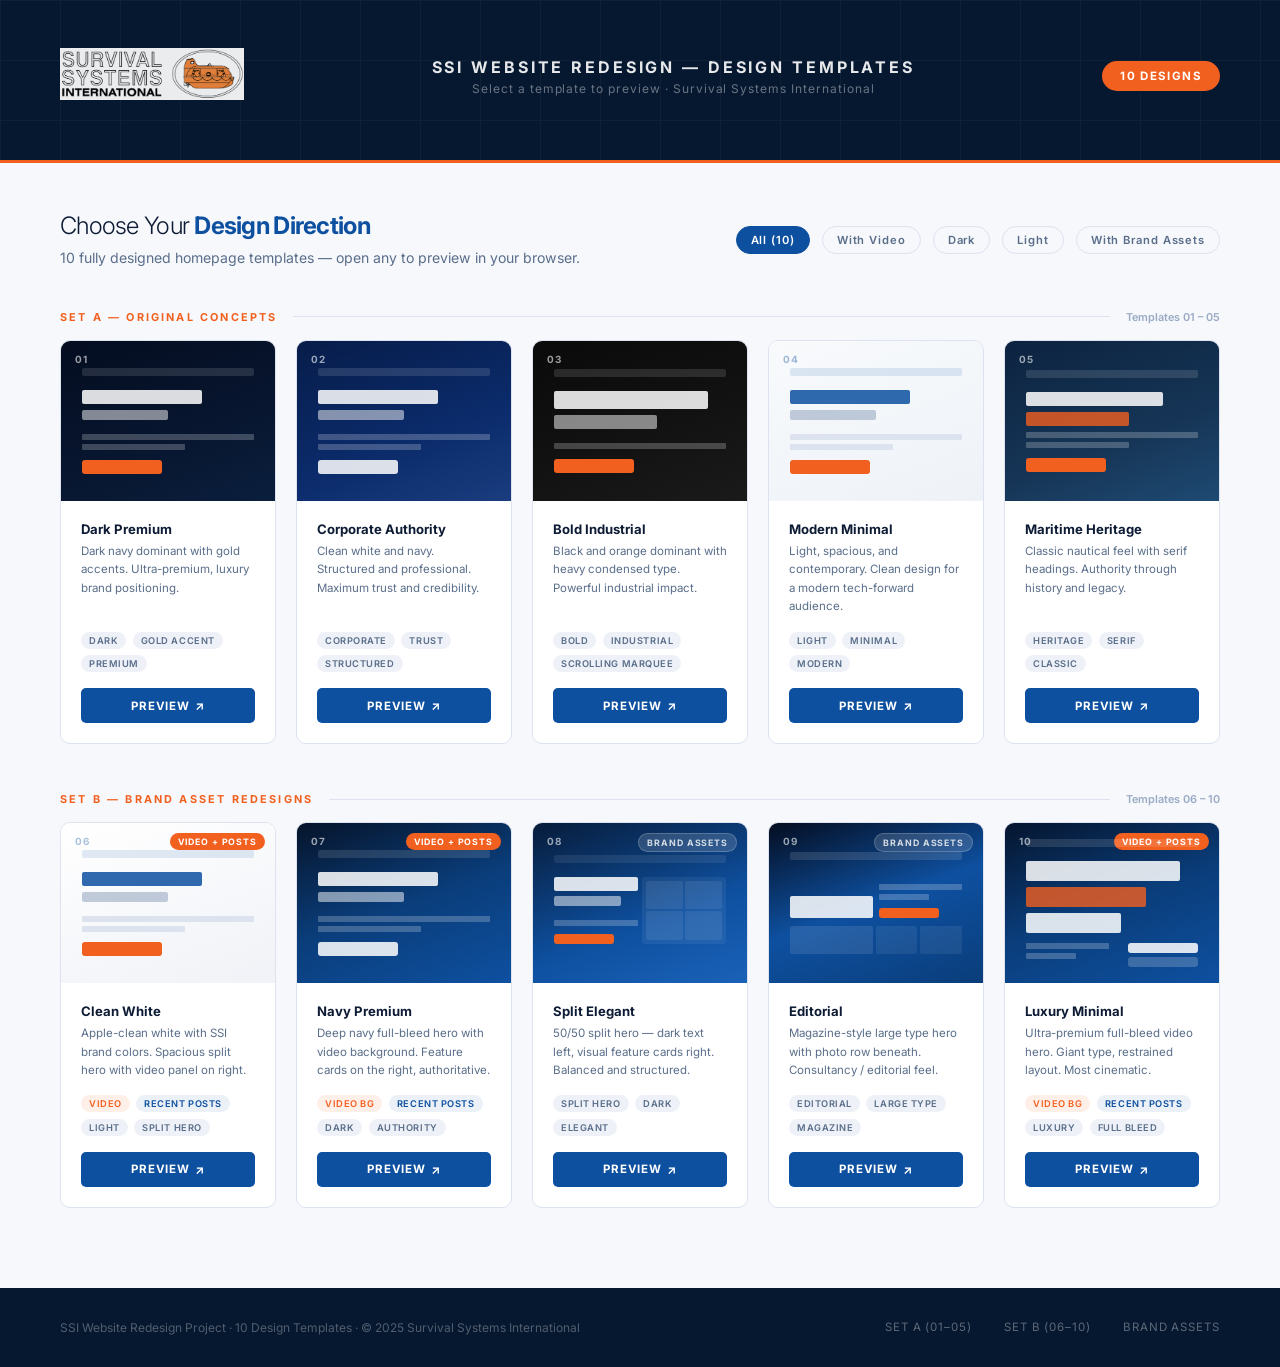
<file: redesign/index.html>
<!DOCTYPE html>
<html lang="en">
<head>
<meta charset="UTF-8">
<meta name="viewport" content="width=device-width, initial-scale=1.0">
<title>SSI Website — Design Templates</title>
<link href="https://fonts.googleapis.com/css2?family=Inter:wght@300;400;500;600;700&display=swap" rel="stylesheet">
<style>
*, *::before, *::after { box-sizing: border-box; margin: 0; padding: 0; }
:root {
  --blue:      #0E50A0;
  --blue-dark: #0A3D7A;
  --blue-deep: #061830;
  --orange:    #F26020;
  --orange-dk: #D44F12;
  --white:     #FFFFFF;
  --off:       #F6F8FC;
  --g100:      #EEF1F8;
  --g200:      #DDE2EF;
  --g400:      #9AAAC4;
  --g600:      #5A6E8A;
  --text:      #0D1B35;
}
html { scroll-behavior: smooth; }
body { font-family: 'Inter', sans-serif; background: var(--off); color: var(--text); -webkit-font-smoothing: antialiased; min-height: 100vh; }

/* ── HEADER ── */
.header {
  background: var(--blue-deep);
  padding: 48px 60px 56px;
  position: relative; overflow: hidden;
  border-bottom: 3px solid var(--orange);
}
.header-grid {
  position: absolute; inset: 0;
  background-image:
    linear-gradient(rgba(255,255,255,0.03) 1px, transparent 1px),
    linear-gradient(90deg, rgba(255,255,255,0.03) 1px, transparent 1px);
  background-size: 60px 60px;
}
.header-inner { position: relative; z-index: 2; max-width: 1300px; margin: 0 auto; display: flex; align-items: center; justify-content: space-between; }
.header-logo img { height: 52px; mix-blend-mode: screen; opacity: 0.92; }
.header-title { text-align: center; }
.header-title h1 { font-size: 1rem; font-weight: 700; letter-spacing: 0.18em; text-transform: uppercase; color: rgba(255,255,255,0.9); margin-bottom: 4px; }
.header-title p { font-size: 0.75rem; color: rgba(255,255,255,0.4); letter-spacing: 0.08em; }
.header-badge { background: var(--orange); color: white; font-size: 0.72rem; font-weight: 700; letter-spacing: 0.12em; text-transform: uppercase; padding: 8px 18px; border-radius: 100px; }

/* ── INTRO ── */
.intro { max-width: 1300px; margin: 0 auto; padding: 48px 60px 32px; display: flex; align-items: center; justify-content: space-between; gap: 2rem; }
.intro-left h2 { font-size: 1.5rem; font-weight: 300; letter-spacing: -0.03em; color: var(--text); }
.intro-left h2 strong { font-weight: 700; color: var(--blue); }
.intro-left p { font-size: 0.88rem; color: var(--g600); margin-top: 6px; line-height: 1.7; }
.intro-tags { display: flex; gap: 0.75rem; flex-wrap: wrap; }
.tag { font-size: 0.7rem; font-weight: 600; letter-spacing: 0.08em; padding: 6px 14px; border-radius: 100px; border: 1.5px solid var(--g200); color: var(--g600); }
.tag.active { background: var(--blue); border-color: var(--blue); color: white; }

/* ── SECTION LABELS ── */
.set-label { max-width: 1300px; margin: 0 auto; padding: 8px 60px 16px; display: flex; align-items: center; gap: 1rem; }
.set-label-text { font-size: 0.68rem; font-weight: 700; letter-spacing: 0.2em; text-transform: uppercase; color: var(--orange); white-space: nowrap; }
.set-label-line { flex: 1; height: 1px; background: var(--g200); }
.set-label-count { font-size: 0.68rem; font-weight: 600; color: var(--g400); }

/* ── GRID ── */
.grid { max-width: 1300px; margin: 0 auto; padding: 0 60px 40px; display: grid; grid-template-columns: repeat(5, 1fr); gap: 1.25rem; }

/* ── CARD ── */
.card { background: var(--white); border: 1px solid var(--g200); border-radius: 10px; overflow: hidden; transition: all 0.3s; display: flex; flex-direction: column; cursor: pointer; }
.card:hover { border-color: var(--blue); box-shadow: 0 16px 48px rgba(14,80,160,0.12); transform: translateY(-5px); }
.card-preview {
  height: 160px; position: relative; overflow: hidden;
  display: flex; align-items: center; justify-content: center;
}
.card-preview-num { position: absolute; top: 12px; left: 14px; font-size: 0.62rem; font-weight: 700; letter-spacing: 0.15em; color: rgba(255,255,255,0.6); z-index: 2; }
.card-preview-badge { position: absolute; top: 10px; right: 10px; font-size: 0.55rem; font-weight: 700; letter-spacing: 0.1em; text-transform: uppercase; padding: 3px 8px; border-radius: 100px; z-index: 2; }
.card-preview-badge.new { background: var(--orange); color: white; }
.card-preview-badge.v2 { background: rgba(255,255,255,0.15); color: rgba(255,255,255,0.8); border: 1px solid rgba(255,255,255,0.2); }
/* Template colour palettes for preview thumbnails */
.preview-1  { background: linear-gradient(160deg, #040D20 0%, #081630 60%, #0A1F3D 100%); }
.preview-2  { background: linear-gradient(160deg, #071D4A 0%, #0B2B6B 60%, #1A3D7F 100%); }
.preview-3  { background: linear-gradient(160deg, #0A0A0A 0%, #111111 50%, #1a1a1a 100%); }
.preview-4  { background: linear-gradient(160deg, #F8FAFC 0%, #EEF2F7 100%); }
.preview-5  { background: linear-gradient(160deg, #0C2340 0%, #163556 60%, #1E4A73 100%); }
.preview-6  { background: linear-gradient(160deg, #FFFFFF 0%, #F0F2F7 100%); }
.preview-7  { background: linear-gradient(160deg, #06142A 0%, #0A3D7A 50%, #0E50A0 100%); }
.preview-8  { background: linear-gradient(160deg, #071C3A 0%, #0E50A0 60%, #1A62B8 100%); }
.preview-9  { background: linear-gradient(160deg, #040D20 0%, #0E50A0 50%, #0A3D7A 100%); }
.preview-10 { background: linear-gradient(160deg, #05152E 0%, #0A3D7A 50%, #0E50A0 100%); }

/* Mockup lines inside preview */
.mock { width: 80%; position: relative; z-index: 2; }
.mock-nav { height: 8px; background: rgba(255,255,255,0.12); border-radius: 2px; margin-bottom: 14px; }
.mock-h1 { height: 14px; background: rgba(255,255,255,0.85); border-radius: 2px; margin-bottom: 6px; width: 70%; }
.mock-h2 { height: 10px; background: rgba(255,255,255,0.5); border-radius: 2px; margin-bottom: 14px; width: 50%; }
.mock-p { height: 6px; background: rgba(255,255,255,0.22); border-radius: 1px; margin-bottom: 4px; }
.mock-p.short { width: 60%; }
.mock-btn { height: 14px; width: 80px; border-radius: 3px; margin-top: 10px; }
.mock-btn.orange { background: var(--orange); }
.mock-btn.white { background: rgba(255,255,255,0.85); }
/* Light preview mockups */
.preview-4 .mock-nav,
.preview-6 .mock-nav { background: rgba(14,80,160,0.12); }
.preview-4 .mock-h1,
.preview-6 .mock-h1 { background: var(--blue); opacity: 0.85; }
.preview-4 .mock-h2,
.preview-6 .mock-h2 { background: var(--g400); opacity: 0.6; }
.preview-4 .mock-p,
.preview-6 .mock-p { background: var(--g200); }

/* Orange accent bar on preview */
.card-preview::after { content: ''; position: absolute; bottom: 0; left: 0; right: 0; height: 3px; background: var(--orange); opacity: 0; transition: opacity 0.3s; }
.card:hover .card-preview::after { opacity: 1; }

/* Card body */
.card-body { padding: 1.25rem; flex: 1; display: flex; flex-direction: column; }
.card-name { font-size: 0.82rem; font-weight: 700; color: var(--text); margin-bottom: 4px; line-height: 1.3; }
.card-desc { font-size: 0.72rem; color: var(--g600); line-height: 1.6; margin-bottom: 1rem; flex: 1; }
.card-tags { display: flex; gap: 0.4rem; flex-wrap: wrap; margin-bottom: 1rem; }
.card-tag { font-size: 0.58rem; font-weight: 600; letter-spacing: 0.06em; text-transform: uppercase; padding: 3px 8px; border-radius: 100px; background: var(--g100); color: var(--g600); }
.card-tag.video { background: rgba(242,96,32,0.1); color: var(--orange); }
.card-tag.posts { background: rgba(14,80,160,0.08); color: var(--blue); }
.card-footer { display: flex; gap: 0.5rem; }
.btn-preview {
  flex: 1; background: var(--blue); color: white;
  font-size: 0.72rem; font-weight: 700; letter-spacing: 0.08em; text-transform: uppercase;
  padding: 10px; border-radius: 5px; text-decoration: none; text-align: center;
  transition: background 0.2s; display: flex; align-items: center; justify-content: center; gap: 5px;
}
.btn-preview:hover { background: var(--blue-dark); }
.btn-preview::after { content: '↗'; font-size: 0.75rem; }
.btn-new-tab {
  background: var(--g100); color: var(--g600); border: none;
  font-size: 0.68rem; font-weight: 600; padding: 10px 12px; border-radius: 5px;
  cursor: pointer; transition: background 0.2s; font-family: 'Inter', sans-serif;
  text-decoration: none; display: flex; align-items: center;
}
.btn-new-tab:hover { background: var(--g200); }

/* ── FOOTER ── */
.footer { background: var(--blue-deep); padding: 32px 60px; margin-top: 40px; display: flex; align-items: center; justify-content: space-between; }
.footer p { font-size: 0.75rem; color: rgba(255,255,255,0.3); }
.footer-links { display: flex; gap: 2rem; }
.footer-links a { font-size: 0.72rem; color: rgba(255,255,255,0.35); text-decoration: none; letter-spacing: 0.08em; text-transform: uppercase; transition: color 0.2s; }
.footer-links a:hover { color: rgba(255,255,255,0.7); }

/* Responsive */
@media (max-width: 1200px) { .grid { grid-template-columns: repeat(3, 1fr); } }
@media (max-width: 768px) { .grid { grid-template-columns: repeat(2, 1fr); padding: 0 24px 40px; } .header { padding: 32px 24px 40px; } .intro { padding: 32px 24px; } .set-label { padding: 8px 24px 16px; } }
</style>
</head>
<body>

<!-- HEADER -->
<div class="header">
  <div class="header-grid"></div>
  <div class="header-inner">
    <div class="header-logo">
      <img src="../brand_assets/survival-systems-international-logo-2.gif" alt="Survival Systems International">
    </div>
    <div class="header-title">
      <h1>SSI Website Redesign — Design Templates</h1>
      <p>Select a template to preview · Survival Systems International</p>
    </div>
    <div class="header-badge">10 Designs</div>
  </div>
</div>

<!-- INTRO -->
<div class="intro">
  <div class="intro-left">
    <h2>Choose Your <strong>Design Direction</strong></h2>
    <p>10 fully designed homepage templates — open any to preview in your browser.</p>
  </div>
  <div class="intro-tags">
    <span class="tag active">All (10)</span>
    <span class="tag">With Video</span>
    <span class="tag">Dark</span>
    <span class="tag">Light</span>
    <span class="tag">With Brand Assets</span>
  </div>
</div>

<!-- SET A -->
<div class="set-label">
  <span class="set-label-text">Set A — Original Concepts</span>
  <div class="set-label-line"></div>
  <span class="set-label-count">Templates 01 – 05</span>
</div>

<div class="grid">

  <!-- T1 -->
  
  <div class="card">
    <div class="card-preview preview-1">
      <span class="card-preview-num">01</span>
      <div class="mock">
        <div class="mock-nav"></div>
        <div class="mock-h1"></div>
        <div class="mock-h2"></div>
        <div class="mock-p"></div>
        <div class="mock-p short"></div>
        <div class="mock-btn orange"></div>
      </div>
    </div>
    <div class="card-body">
      <div class="card-name">Dark Premium</div>
      <div class="card-desc">Dark navy dominant with gold accents. Ultra-premium, luxury brand positioning.</div>
      <div class="card-tags">
        <span class="card-tag">Dark</span>
        <span class="card-tag">Gold Accent</span>
        <span class="card-tag">Premium</span>
      </div>
      <div class="card-footer">
        <a href="template-1-dark-premium.html" target="_blank" class="btn-preview">Preview</a>
      </div>
    </div>
  </div>

  <!-- T2 -->
  
  <div class="card">
    <div class="card-preview preview-2">
      <span class="card-preview-num">02</span>
      <div class="mock">
        <div class="mock-nav"></div>
        <div class="mock-h1"></div>
        <div class="mock-h2"></div>
        <div class="mock-p"></div>
        <div class="mock-p short"></div>
        <div class="mock-btn white"></div>
      </div>
    </div>
    <div class="card-body">
      <div class="card-name">Corporate Authority</div>
      <div class="card-desc">Clean white and navy. Structured and professional. Maximum trust and credibility.</div>
      <div class="card-tags">
        <span class="card-tag">Corporate</span>
        <span class="card-tag">Trust</span>
        <span class="card-tag">Structured</span>
      </div>
      <div class="card-footer">
        <a href="template-2-corporate-authority.html" target="_blank" class="btn-preview">Preview</a>
      </div>
    </div>
  </div>

  <!-- T3 -->
  
  <div class="card">
    <div class="card-preview preview-3">
      <span class="card-preview-num">03</span>
      <div class="mock">
        <div class="mock-nav"></div>
        <div class="mock-h1" style="width:90%;height:18px"></div>
        <div class="mock-h2" style="width:60%;height:14px"></div>
        <div class="mock-p"></div>
        <div class="mock-btn orange"></div>
      </div>
    </div>
    <div class="card-body">
      <div class="card-name">Bold Industrial</div>
      <div class="card-desc">Black and orange dominant with heavy condensed type. Powerful industrial impact.</div>
      <div class="card-tags">
        <span class="card-tag">Bold</span>
        <span class="card-tag">Industrial</span>
        <span class="card-tag">Scrolling Marquee</span>
      </div>
      <div class="card-footer">
        <a href="template-3-bold-industrial.html" target="_blank" class="btn-preview">Preview</a>
      </div>
    </div>
  </div>

  <!-- T4 -->
  
  <div class="card">
    <div class="card-preview preview-4">
      <span class="card-preview-num" style="color:rgba(14,80,160,0.4)">04</span>
      <div class="mock">
        <div class="mock-nav"></div>
        <div class="mock-h1"></div>
        <div class="mock-h2"></div>
        <div class="mock-p"></div>
        <div class="mock-p short"></div>
        <div class="mock-btn orange"></div>
      </div>
    </div>
    <div class="card-body">
      <div class="card-name">Modern Minimal</div>
      <div class="card-desc">Light, spacious, and contemporary. Clean design for a modern tech-forward audience.</div>
      <div class="card-tags">
        <span class="card-tag">Light</span>
        <span class="card-tag">Minimal</span>
        <span class="card-tag">Modern</span>
      </div>
      <div class="card-footer">
        <a href="template-4-modern-minimal.html" target="_blank" class="btn-preview">Preview</a>
      </div>
    </div>
  </div>

  <!-- T5 -->
  
  <div class="card">
    <div class="card-preview preview-5">
      <span class="card-preview-num">05</span>
      <div class="mock">
        <div class="mock-nav"></div>
        <div class="mock-h1" style="width:80%"></div>
        <div class="mock-h1" style="width:60%;background:var(--orange);opacity:0.8"></div>
        <div class="mock-p"></div>
        <div class="mock-p short"></div>
        <div class="mock-btn orange"></div>
      </div>
    </div>
    <div class="card-body">
      <div class="card-name">Maritime Heritage</div>
      <div class="card-desc">Classic nautical feel with serif headings. Authority through history and legacy.</div>
      <div class="card-tags">
        <span class="card-tag">Heritage</span>
        <span class="card-tag">Serif</span>
        <span class="card-tag">Classic</span>
      </div>
      <div class="card-footer">
        <a href="template-5-maritime-heritage.html" target="_blank" class="btn-preview">Preview</a>
      </div>
    </div>
  </div>

</div>

<!-- SET B -->
<div class="set-label">
  <span class="set-label-text">Set B — Brand Asset Redesigns</span>
  <div class="set-label-line"></div>
  <span class="set-label-count">Templates 06 – 10</span>
</div>

<div class="grid">

  <!-- T6 -->
  
  <div class="card">
    <div class="card-preview preview-6">
      <span class="card-preview-num" style="color:rgba(14,80,160,0.35)">06</span>
      <span class="card-preview-badge new">Video + Posts</span>
      <div class="mock">
        <div class="mock-nav"></div>
        <div class="mock-h1"></div>
        <div class="mock-h2"></div>
        <div class="mock-p"></div>
        <div class="mock-p short"></div>
        <div class="mock-btn orange"></div>
      </div>
    </div>
    <div class="card-body">
      <div class="card-name">Clean White</div>
      <div class="card-desc">Apple-clean white with SSI brand colors. Spacious split hero with video panel on right.</div>
      <div class="card-tags">
        <span class="card-tag video">Video</span>
        <span class="card-tag posts">Recent Posts</span>
        <span class="card-tag">Light</span>
        <span class="card-tag">Split Hero</span>
      </div>
      <div class="card-footer">
        <a href="template-1-clean-white.html" target="_blank" class="btn-preview">Preview</a>
      </div>
    </div>
  </div>

  <!-- T7 -->
  
  <div class="card">
    <div class="card-preview preview-7">
      <span class="card-preview-num">07</span>
      <span class="card-preview-badge new">Video + Posts</span>
      <div class="mock">
        <div class="mock-nav"></div>
        <div class="mock-h1"></div>
        <div class="mock-h2"></div>
        <div class="mock-p"></div>
        <div class="mock-p short"></div>
        <div class="mock-btn white"></div>
      </div>
    </div>
    <div class="card-body">
      <div class="card-name">Navy Premium</div>
      <div class="card-desc">Deep navy full-bleed hero with video background. Feature cards on the right, authoritative.</div>
      <div class="card-tags">
        <span class="card-tag video">Video BG</span>
        <span class="card-tag posts">Recent Posts</span>
        <span class="card-tag">Dark</span>
        <span class="card-tag">Authority</span>
      </div>
      <div class="card-footer">
        <a href="template-2-navy-premium.html" target="_blank" class="btn-preview">Preview</a>
      </div>
    </div>
  </div>

  <!-- T8 -->
  
  <div class="card">
    <div class="card-preview preview-8">
      <span class="card-preview-num">08</span>
      <span class="card-preview-badge v2">Brand Assets</span>
      <div class="mock">
        <div class="mock-nav" style="background:rgba(255,255,255,0.08)"></div>
        <div style="display:grid;grid-template-columns:1fr 1fr;gap:4px;margin-bottom:8px">
          <div>
            <div class="mock-h1" style="width:100%;margin-bottom:5px"></div>
            <div class="mock-h2" style="width:80%"></div>
            <div class="mock-p" style="margin-top:8px"></div>
            <div class="mock-btn orange" style="margin-top:8px;width:60px;height:10px"></div>
          </div>
          <div style="background:rgba(255,255,255,0.06);border-radius:3px;display:grid;grid-template-columns:1fr 1fr;gap:2px;padding:4px">
            <div style="background:rgba(255,255,255,0.08);border-radius:2px"></div>
            <div style="background:rgba(255,255,255,0.08);border-radius:2px"></div>
            <div style="background:rgba(255,255,255,0.08);border-radius:2px"></div>
            <div style="background:rgba(255,255,255,0.08);border-radius:2px"></div>
          </div>
        </div>
      </div>
    </div>
    <div class="card-body">
      <div class="card-name">Split Elegant</div>
      <div class="card-desc">50/50 split hero — dark text left, visual feature cards right. Balanced and structured.</div>
      <div class="card-tags">
        <span class="card-tag">Split Hero</span>
        <span class="card-tag">Dark</span>
        <span class="card-tag">Elegant</span>
      </div>
      <div class="card-footer">
        <a href="template-3-split-elegant.html" target="_blank" class="btn-preview">Preview</a>
      </div>
    </div>
  </div>

  <!-- T9 -->
  
  <div class="card">
    <div class="card-preview preview-9">
      <span class="card-preview-num">09</span>
      <span class="card-preview-badge v2">Brand Assets</span>
      <div class="mock">
        <div class="mock-nav"></div>
        <div style="display:grid;grid-template-columns:1fr 1fr;gap:6px;align-items:end;margin-bottom:8px">
          <div class="mock-h1" style="width:100%;height:22px;margin:0"></div>
          <div style="padding-top:10px">
            <div class="mock-p"></div>
            <div class="mock-p short"></div>
            <div class="mock-btn orange" style="margin-top:8px;width:60px;height:10px"></div>
          </div>
        </div>
        <div style="display:grid;grid-template-columns:2fr 1fr 1fr;gap:3px;height:28px">
          <div style="background:rgba(255,255,255,0.1);border-radius:2px"></div>
          <div style="background:rgba(255,255,255,0.07);border-radius:2px"></div>
          <div style="background:rgba(255,255,255,0.07);border-radius:2px"></div>
        </div>
      </div>
    </div>
    <div class="card-body">
      <div class="card-name">Editorial</div>
      <div class="card-desc">Magazine-style large type hero with photo row beneath. Consultancy / editorial feel.</div>
      <div class="card-tags">
        <span class="card-tag">Editorial</span>
        <span class="card-tag">Large Type</span>
        <span class="card-tag">Magazine</span>
      </div>
      <div class="card-footer">
        <a href="template-4-editorial.html" target="_blank" class="btn-preview">Preview</a>
      </div>
    </div>
  </div>

  <!-- T10 -->
  
  <div class="card">
    <div class="card-preview preview-10">
      <span class="card-preview-num">10</span>
      <span class="card-preview-badge new">Video + Posts</span>
      <div class="mock">
        <div class="mock-nav"></div>
        <div class="mock-h1" style="height:20px;width:90%"></div>
        <div class="mock-h1" style="height:20px;width:70%;background:var(--orange);opacity:0.8"></div>
        <div class="mock-h1" style="height:20px;width:55%"></div>
        <div style="display:grid;grid-template-columns:1fr 1fr;gap:6px;margin-top:10px">
          <div>
            <div class="mock-p"></div>
            <div class="mock-p short"></div>
          </div>
          <div style="display:flex;flex-direction:column;gap:4px;align-items:flex-end">
            <div class="mock-btn white" style="width:70px;height:10px;margin:0"></div>
            <div class="mock-btn" style="width:70px;height:10px;margin:0;background:rgba(255,255,255,0.2)"></div>
          </div>
        </div>
      </div>
    </div>
    <div class="card-body">
      <div class="card-name">Luxury Minimal</div>
      <div class="card-desc">Ultra-premium full-bleed video hero. Giant type, restrained layout. Most cinematic.</div>
      <div class="card-tags">
        <span class="card-tag video">Video BG</span>
        <span class="card-tag posts">Recent Posts</span>
        <span class="card-tag">Luxury</span>
        <span class="card-tag">Full Bleed</span>
      </div>
      <div class="card-footer">
        <a href="template-5-luxury-minimal.html" target="_blank" class="btn-preview">Preview</a>
      </div>
    </div>
  </div>

</div>

<!-- FOOTER -->
<div class="footer">
  <p>SSI Website Redesign Project · 10 Design Templates · © 2025 Survival Systems International</p>
  <div class="footer-links">
    <a href="#">Set A (01–05)</a>
    <a href="#">Set B (06–10)</a>
    <a href="#">Brand Assets</a>
  </div>
</div>

</body>
</html>
</file>
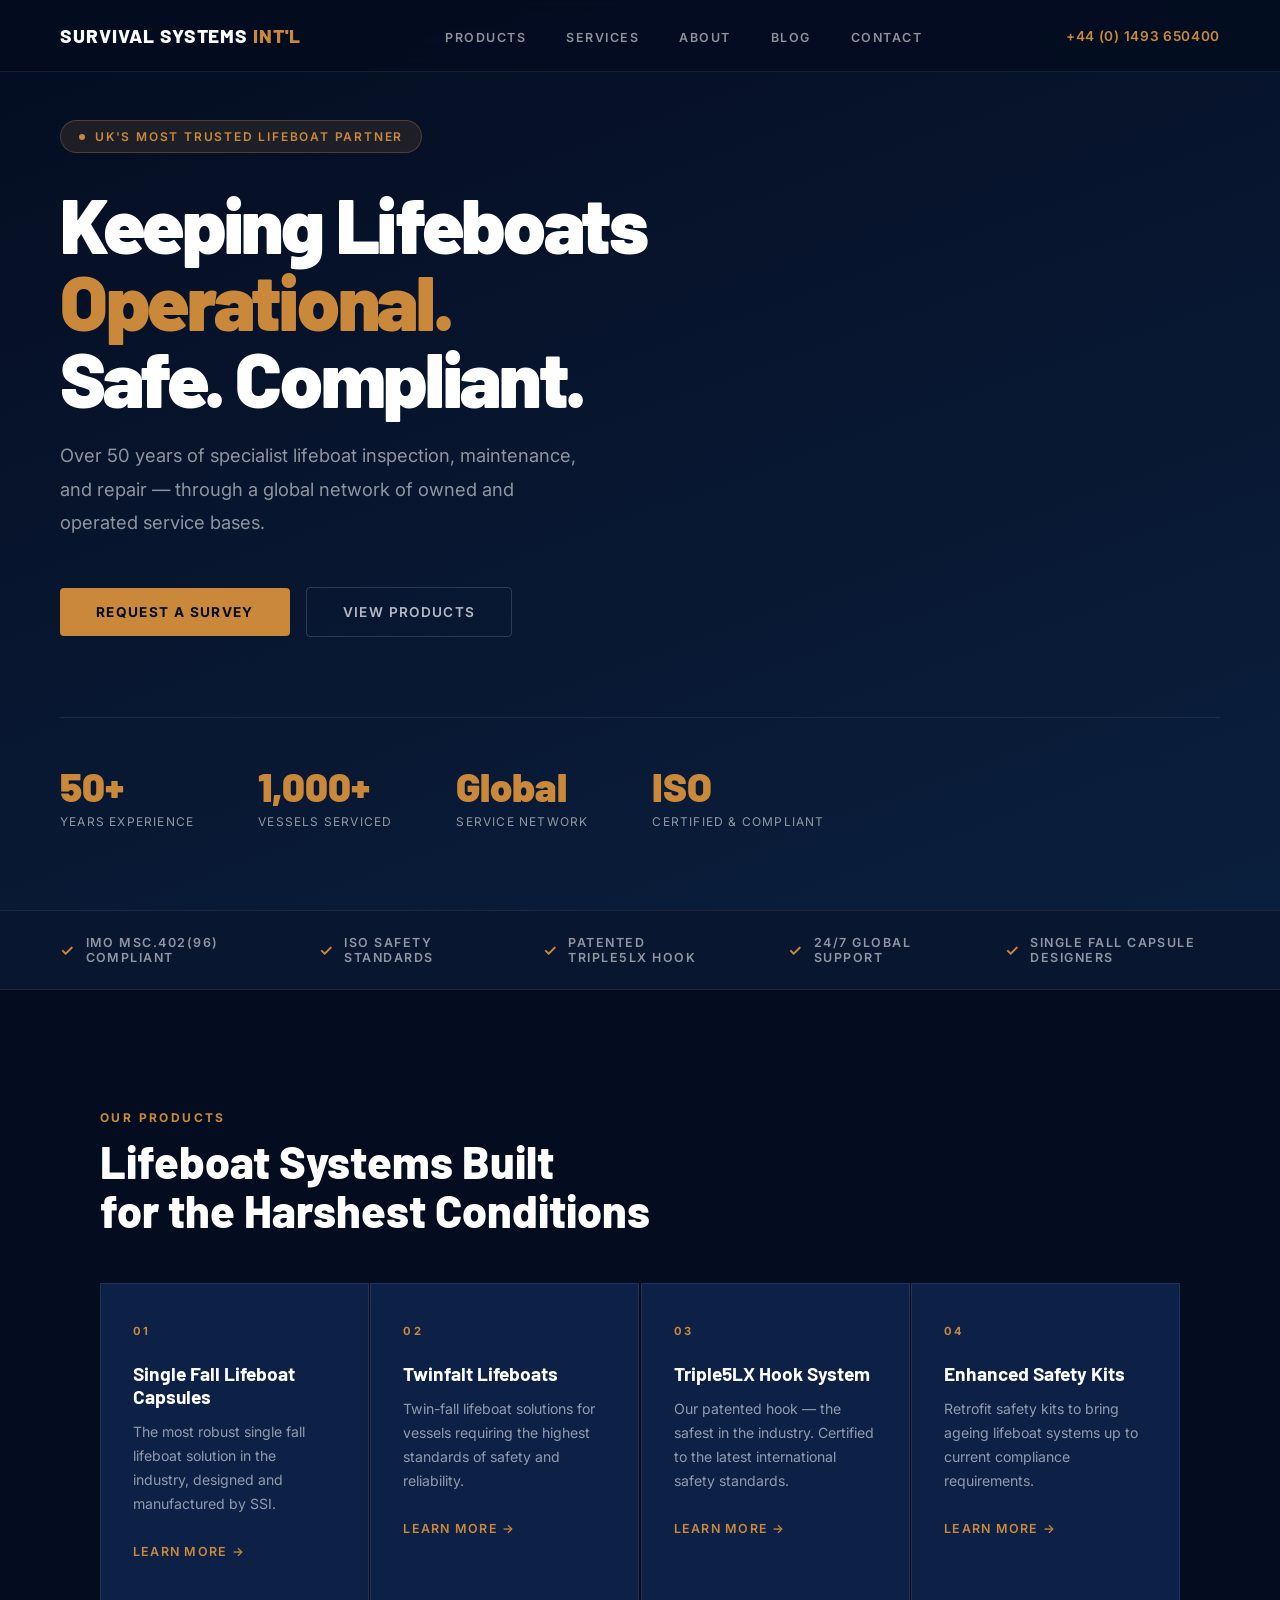
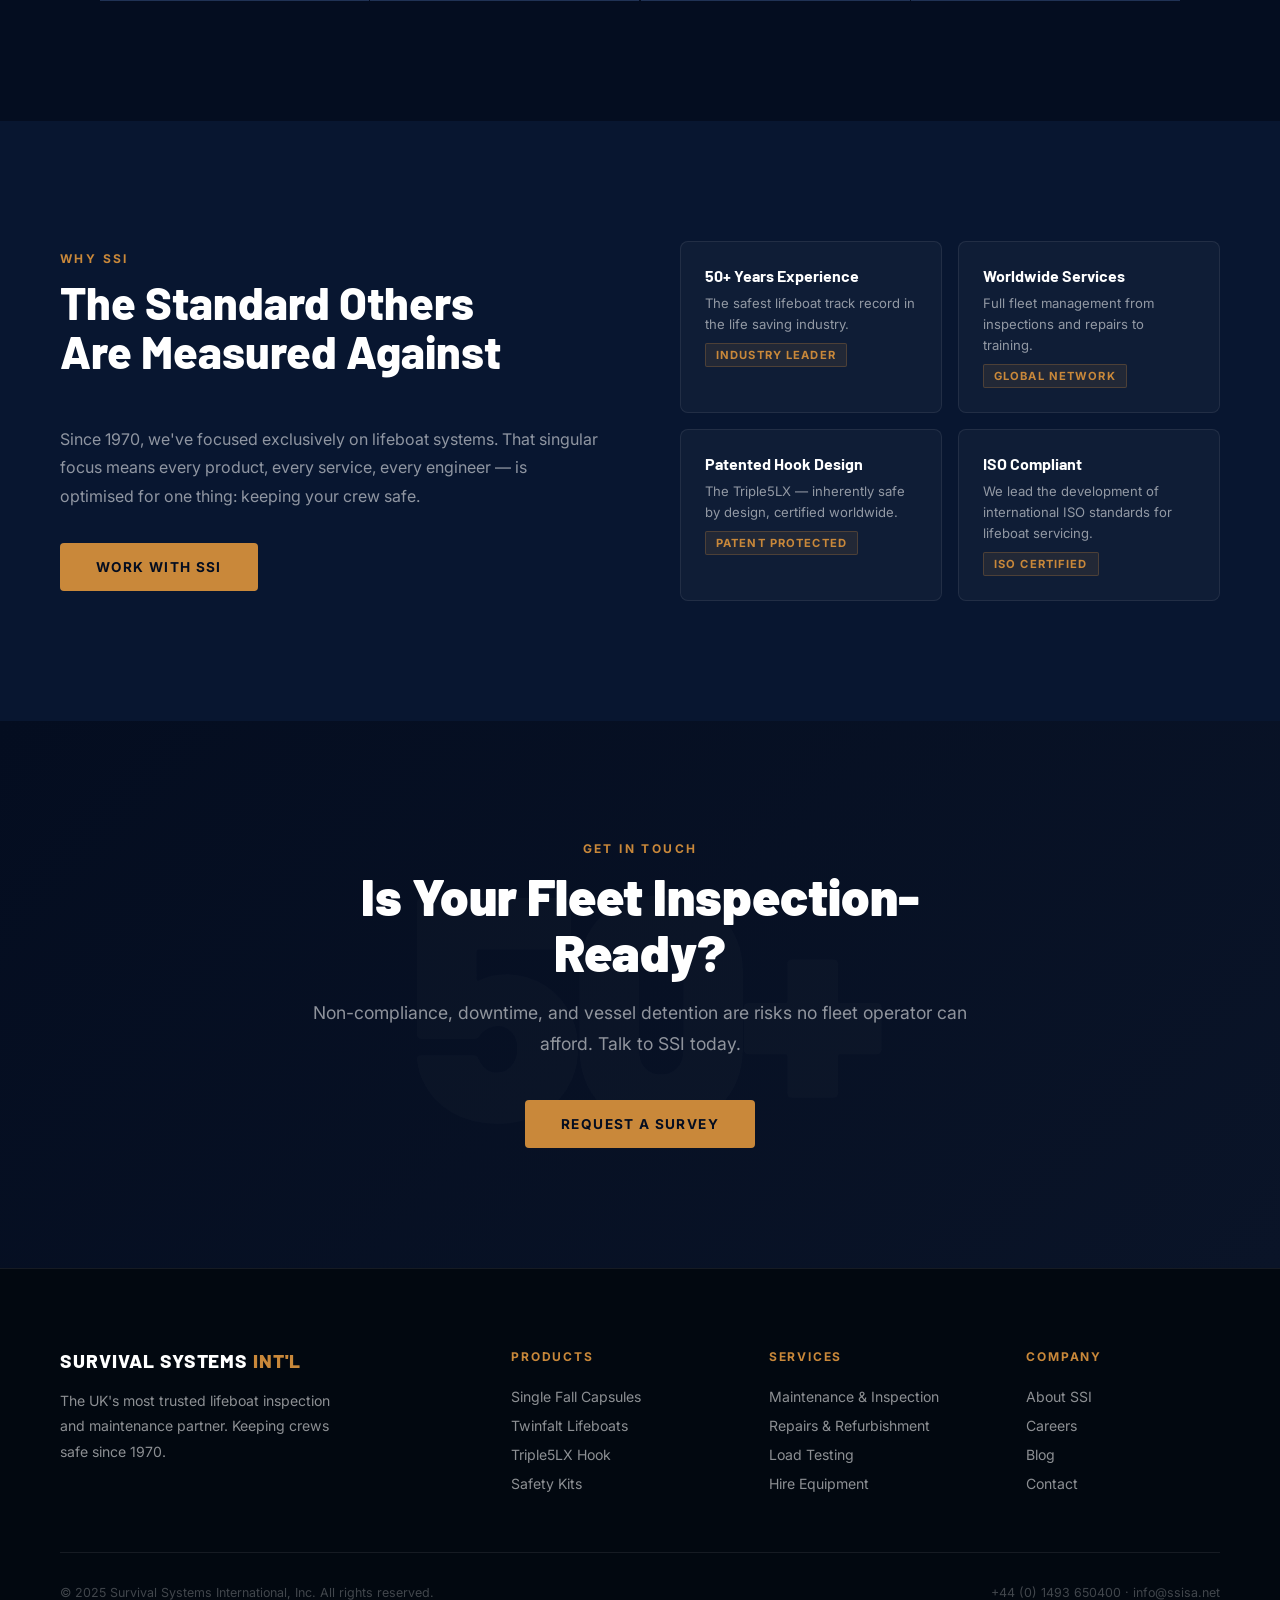
<file: redesign/template-1-dark-premium.html>
<!DOCTYPE html>
<html lang="en">
<head>
<meta charset="UTF-8">
<meta name="viewport" content="width=device-width, initial-scale=1.0">
<title>SSI — Template 1: Dark Premium</title>
<link href="https://fonts.googleapis.com/css2?family=Inter:wght@300;400;500;600;700&family=Barlow:wght@600;700;800;900&display=swap" rel="stylesheet">
<style>
  *, *::before, *::after { box-sizing: border-box; margin: 0; padding: 0; }

  :root {
    --navy: #040D20;
    --navy-mid: #081630;
    --navy-light: #0D2147;
    --gold: #C9883A;
    --gold-light: #E8A84A;
    --white: #FFFFFF;
    --off-white: #F0F2F5;
    --text-dim: rgba(255,255,255,0.55);
    --border: rgba(255,255,255,0.08);
  }

  html { scroll-behavior: smooth; }
  body { font-family: 'Inter', sans-serif; background: var(--navy); color: var(--white); -webkit-font-smoothing: antialiased; }

  /* NAV */
  nav {
    position: fixed; top: 0; width: 100%; z-index: 100;
    background: rgba(4,13,32,0.95);
    backdrop-filter: blur(12px);
    border-bottom: 1px solid var(--border);
    padding: 0 60px;
    display: flex; align-items: center; justify-content: space-between;
    height: 72px;
  }
  .logo {
    font-family: 'Barlow', sans-serif;
    font-weight: 800; font-size: 1.2rem;
    letter-spacing: 0.05em;
    color: white;
  }
  .logo span { color: var(--gold); }
  .nav-links { display: flex; gap: 2.5rem; list-style: none; }
  .nav-links a {
    font-size: 0.78rem; font-weight: 600;
    letter-spacing: 0.12em; text-transform: uppercase;
    color: var(--text-dim); text-decoration: none;
    transition: color 0.2s;
  }
  .nav-links a:hover { color: var(--white); }
  .nav-phone {
    font-size: 0.85rem; font-weight: 600;
    color: var(--gold); letter-spacing: 0.05em;
  }

  /* HERO */
  .hero {
    min-height: 100vh;
    background: linear-gradient(160deg, var(--navy) 0%, var(--navy-mid) 50%, #0A1F3D 100%);
    display: flex; align-items: center;
    padding: 120px 60px 80px;
    position: relative; overflow: hidden;
  }
  .hero::before {
    content: '';
    position: absolute; top: 0; right: 0;
    width: 60%; height: 100%;
    background: url('https://images.unsplash.com/photo-1570125909232-eb263c188f7e?w=1200') center/cover;
    opacity: 0.12;
    mask-image: linear-gradient(to left, rgba(0,0,0,0.8), transparent);
  }
  .hero-inner { max-width: 1200px; margin: 0 auto; width: 100%; position: relative; z-index: 2; }
  .hero-tag {
    display: inline-flex; align-items: center; gap: 10px;
    background: rgba(201,136,58,0.12);
    border: 1px solid rgba(201,136,58,0.3);
    padding: 8px 18px; border-radius: 100px;
    font-size: 0.75rem; font-weight: 600;
    letter-spacing: 0.15em; text-transform: uppercase;
    color: var(--gold); margin-bottom: 2rem;
  }
  .hero-tag::before { content: ''; width: 6px; height: 6px; background: var(--gold); border-radius: 50%; }
  .hero h1 {
    font-family: 'Barlow', sans-serif;
    font-size: clamp(3rem, 6vw, 5.5rem);
    font-weight: 900; line-height: 1.0;
    letter-spacing: -0.03em;
    max-width: 700px; margin-bottom: 1.5rem;
  }
  .hero h1 em { font-style: normal; color: var(--gold); }
  .hero p {
    font-size: 1.15rem; color: var(--text-dim);
    max-width: 520px; line-height: 1.8;
    margin-bottom: 3rem;
  }
  .hero-actions { display: flex; gap: 1rem; align-items: center; margin-bottom: 5rem; }
  .btn-gold {
    background: var(--gold); color: var(--navy);
    font-weight: 700; font-size: 0.85rem;
    letter-spacing: 0.1em; text-transform: uppercase;
    padding: 16px 36px; border-radius: 4px;
    text-decoration: none; border: none; cursor: pointer;
    transition: all 0.25s;
    display: inline-block;
  }
  .btn-gold:hover { background: var(--gold-light); transform: translateY(-2px); box-shadow: 0 10px 30px rgba(201,136,58,0.3); }
  .btn-ghost {
    color: rgba(255,255,255,0.7);
    font-weight: 600; font-size: 0.85rem;
    letter-spacing: 0.1em; text-transform: uppercase;
    padding: 16px 36px; border-radius: 4px;
    text-decoration: none;
    border: 1px solid rgba(255,255,255,0.15);
    transition: all 0.25s;
    display: inline-block;
  }
  .btn-ghost:hover { border-color: rgba(255,255,255,0.4); color: white; }
  .hero-stats { display: flex; gap: 4rem; padding-top: 3rem; border-top: 1px solid var(--border); }
  .stat .num {
    font-family: 'Barlow', sans-serif;
    font-size: 2.5rem; font-weight: 900;
    color: var(--gold); line-height: 1; display: block;
    margin-bottom: 4px;
  }
  .stat .lbl { font-size: 0.75rem; color: var(--text-dim); letter-spacing: 0.1em; text-transform: uppercase; }

  /* TRUST BAR */
  .trust-bar {
    background: var(--navy-mid);
    border-top: 1px solid var(--border);
    border-bottom: 1px solid var(--border);
    padding: 24px 60px;
    display: flex; align-items: center; justify-content: center; gap: 4rem;
  }
  .trust-item {
    font-size: 0.78rem; font-weight: 600;
    letter-spacing: 0.12em; text-transform: uppercase;
    color: var(--text-dim);
    display: flex; align-items: center; gap: 10px;
  }
  .trust-item::before { content: '✓'; color: var(--gold); font-size: 1rem; }

  /* PRODUCTS */
  .products { padding: 120px 60px; max-width: 1200px; margin: 0 auto; }
  .section-label {
    font-size: 0.75rem; font-weight: 700;
    letter-spacing: 0.2em; text-transform: uppercase;
    color: var(--gold); margin-bottom: 12px; display: block;
  }
  .section-title {
    font-family: 'Barlow', sans-serif;
    font-size: clamp(2rem, 3.5vw, 3rem);
    font-weight: 800; color: white;
    margin-bottom: 3rem; line-height: 1.1;
  }
  .products-grid { display: grid; grid-template-columns: repeat(4, 1fr); gap: 1.5px; }
  .product-item {
    background: var(--navy-light);
    padding: 2.5rem 2rem;
    border: 1px solid var(--border);
    transition: all 0.3s;
    position: relative; overflow: hidden;
    cursor: pointer;
  }
  .product-item::after {
    content: '';
    position: absolute; bottom: 0; left: 0;
    width: 100%; height: 2px;
    background: var(--gold);
    transform: scaleX(0); transform-origin: left;
    transition: transform 0.3s;
  }
  .product-item:hover { background: rgba(201,136,58,0.06); transform: translateY(-4px); }
  .product-item:hover::after { transform: scaleX(1); }
  .product-number { font-size: 0.7rem; font-weight: 700; color: var(--gold); letter-spacing: 0.2em; margin-bottom: 1.5rem; display: block; }
  .product-item h3 { font-family: 'Barlow', sans-serif; font-size: 1.2rem; font-weight: 700; margin-bottom: 0.75rem; }
  .product-item p { font-size: 0.88rem; color: var(--text-dim); line-height: 1.7; margin-bottom: 1.5rem; }
  .product-link { font-size: 0.78rem; font-weight: 600; color: var(--gold); letter-spacing: 0.1em; text-transform: uppercase; text-decoration: none; }

  /* WHY US */
  .why { background: var(--navy-mid); padding: 120px 60px; }
  .why-inner { max-width: 1200px; margin: 0 auto; display: grid; grid-template-columns: 1fr 1fr; gap: 80px; align-items: center; }
  .why-left .section-title { color: white; }
  .why-left p { color: var(--text-dim); line-height: 1.8; margin-bottom: 2rem; }
  .why-grid { display: grid; grid-template-columns: 1fr 1fr; gap: 1rem; }
  .why-card {
    background: rgba(255,255,255,0.03);
    border: 1px solid var(--border);
    border-radius: 8px; padding: 1.5rem;
    transition: border-color 0.3s;
  }
  .why-card:hover { border-color: rgba(201,136,58,0.4); }
  .why-card h4 { font-family: 'Barlow', sans-serif; font-size: 1rem; font-weight: 700; margin-bottom: 0.5rem; }
  .why-card p { font-size: 0.82rem; color: var(--text-dim); line-height: 1.6; margin: 0; }

  /* CTA */
  .cta {
    padding: 120px 60px; text-align: center;
    background: linear-gradient(135deg, var(--navy) 0%, #0A1428 100%);
    position: relative; overflow: hidden;
  }
  .cta::before {
    content: '50+';
    position: absolute; top: 50%; left: 50%; transform: translate(-50%, -50%);
    font-family: 'Barlow', sans-serif; font-size: 20rem; font-weight: 900;
    color: rgba(255,255,255,0.015); letter-spacing: -0.05em;
    pointer-events: none; white-space: nowrap;
  }
  .cta-inner { max-width: 700px; margin: 0 auto; position: relative; z-index: 2; }
  .cta h2 { font-family: 'Barlow', sans-serif; font-size: clamp(2rem, 4vw, 3.5rem); font-weight: 900; margin-bottom: 1rem; line-height: 1.1; }
  .cta p { color: var(--text-dim); font-size: 1.1rem; margin-bottom: 2.5rem; line-height: 1.8; }

  /* FOOTER */
  footer {
    background: #020810;
    border-top: 1px solid var(--border);
    padding: 80px 60px 40px;
  }
  .footer-top { max-width: 1200px; margin: 0 auto; display: grid; grid-template-columns: 2fr 1fr 1fr 1fr; gap: 4rem; padding-bottom: 3rem; border-bottom: 1px solid var(--border); }
  .footer-brand p { color: var(--text-dim); font-size: 0.88rem; line-height: 1.8; margin-top: 1rem; max-width: 280px; }
  .footer-col h5 { font-size: 0.75rem; font-weight: 700; letter-spacing: 0.15em; text-transform: uppercase; color: var(--gold); margin-bottom: 1.5rem; }
  .footer-col a { display: block; color: var(--text-dim); text-decoration: none; font-size: 0.88rem; margin-bottom: 0.75rem; transition: color 0.2s; }
  .footer-col a:hover { color: white; }
  .footer-bottom { max-width: 1200px; margin: 2rem auto 0; display: flex; justify-content: space-between; align-items: center; }
  .footer-bottom p { font-size: 0.78rem; color: rgba(255,255,255,0.25); }

  /* BADGE */
  .badge {
    display: inline-block;
    background: rgba(201,136,58,0.1);
    border: 1px solid rgba(201,136,58,0.25);
    color: var(--gold);
    font-size: 0.7rem; font-weight: 700;
    letter-spacing: 0.1em; text-transform: uppercase;
    padding: 4px 10px; border-radius: 2px;
    margin-top: 0.5rem;
  }
</style>
</head>
<body>

<!-- NAV -->
<nav>
  <div class="logo">SURVIVAL SYSTEMS <span>INT'L</span></div>
  <ul class="nav-links">
    <li><a href="#">Products</a></li>
    <li><a href="#">Services</a></li>
    <li><a href="#">About</a></li>
    <li><a href="#">Blog</a></li>
    <li><a href="#">Contact</a></li>
  </ul>
  <div class="nav-phone">+44 (0) 1493 650400</div>
</nav>

<!-- HERO -->
<section class="hero">
  <div class="hero-inner">
    <div class="hero-tag">UK's Most Trusted Lifeboat Partner</div>
    <h1>Keeping Lifeboats<br><em>Operational.</em><br>Safe. Compliant.</h1>
    <p>Over 50 years of specialist lifeboat inspection, maintenance, and repair — through a global network of owned and operated service bases.</p>
    <div class="hero-actions">
      <a href="#" class="btn-gold">Request a Survey</a>
      <a href="#" class="btn-ghost">View Products</a>
    </div>
    <div class="hero-stats">
      <div class="stat"><span class="num">50+</span><span class="lbl">Years Experience</span></div>
      <div class="stat"><span class="num">1,000+</span><span class="lbl">Vessels Serviced</span></div>
      <div class="stat"><span class="num">Global</span><span class="lbl">Service Network</span></div>
      <div class="stat"><span class="num">ISO</span><span class="lbl">Certified & Compliant</span></div>
    </div>
  </div>
</section>

<!-- TRUST BAR -->
<div class="trust-bar">
  <div class="trust-item">IMO MSC.402(96) Compliant</div>
  <div class="trust-item">ISO Safety Standards</div>
  <div class="trust-item">Patented Triple5LX Hook</div>
  <div class="trust-item">24/7 Global Support</div>
  <div class="trust-item">Single Fall Capsule Designers</div>
</div>

<!-- PRODUCTS -->
<section class="products">
  <span class="section-label">Our Products</span>
  <h2 class="section-title">Lifeboat Systems Built<br>for the Harshest Conditions</h2>
  <div class="products-grid">
    <div class="product-item">
      <span class="product-number">01</span>
      <h3>Single Fall Lifeboat Capsules</h3>
      <p>The most robust single fall lifeboat solution in the industry, designed and manufactured by SSI.</p>
      <a href="#" class="product-link">Learn More →</a>
    </div>
    <div class="product-item">
      <span class="product-number">02</span>
      <h3>Twinfalt Lifeboats</h3>
      <p>Twin-fall lifeboat solutions for vessels requiring the highest standards of safety and reliability.</p>
      <a href="#" class="product-link">Learn More →</a>
    </div>
    <div class="product-item">
      <span class="product-number">03</span>
      <h3>Triple5LX Hook System</h3>
      <p>Our patented hook — the safest in the industry. Certified to the latest international safety standards.</p>
      <a href="#" class="product-link">Learn More →</a>
    </div>
    <div class="product-item">
      <span class="product-number">04</span>
      <h3>Enhanced Safety Kits</h3>
      <p>Retrofit safety kits to bring ageing lifeboat systems up to current compliance requirements.</p>
      <a href="#" class="product-link">Learn More →</a>
    </div>
  </div>
</section>

<!-- WHY US -->
<section class="why">
  <div class="why-inner">
    <div class="why-left">
      <span class="section-label">Why SSI</span>
      <h2 class="section-title">The Standard Others<br>Are Measured Against</h2>
      <p>Since 1970, we've focused exclusively on lifeboat systems. That singular focus means every product, every service, every engineer — is optimised for one thing: keeping your crew safe.</p>
      <a href="#" class="btn-gold">Work With SSI</a>
    </div>
    <div class="why-grid">
      <div class="why-card">
        <h4>50+ Years Experience</h4>
        <p>The safest lifeboat track record in the life saving industry.</p>
        <span class="badge">Industry Leader</span>
      </div>
      <div class="why-card">
        <h4>Worldwide Services</h4>
        <p>Full fleet management from inspections and repairs to training.</p>
        <span class="badge">Global Network</span>
      </div>
      <div class="why-card">
        <h4>Patented Hook Design</h4>
        <p>The Triple5LX — inherently safe by design, certified worldwide.</p>
        <span class="badge">Patent Protected</span>
      </div>
      <div class="why-card">
        <h4>ISO Compliant</h4>
        <p>We lead the development of international ISO standards for lifeboat servicing.</p>
        <span class="badge">ISO Certified</span>
      </div>
    </div>
  </div>
</section>

<!-- CTA -->
<section class="cta">
  <div class="cta-inner">
    <span class="section-label">Get In Touch</span>
    <h2>Is Your Fleet Inspection-Ready?</h2>
    <p>Non-compliance, downtime, and vessel detention are risks no fleet operator can afford. Talk to SSI today.</p>
    <a href="#" class="btn-gold">Request a Survey</a>
  </div>
</section>

<!-- FOOTER -->
<footer>
  <div class="footer-top">
    <div class="footer-brand">
      <div class="logo">SURVIVAL SYSTEMS <span style="color:var(--gold)">INT'L</span></div>
      <p>The UK's most trusted lifeboat inspection and maintenance partner. Keeping crews safe since 1970.</p>
    </div>
    <div class="footer-col">
      <h5>Products</h5>
      <a href="#">Single Fall Capsules</a>
      <a href="#">Twinfalt Lifeboats</a>
      <a href="#">Triple5LX Hook</a>
      <a href="#">Safety Kits</a>
    </div>
    <div class="footer-col">
      <h5>Services</h5>
      <a href="#">Maintenance & Inspection</a>
      <a href="#">Repairs & Refurbishment</a>
      <a href="#">Load Testing</a>
      <a href="#">Hire Equipment</a>
    </div>
    <div class="footer-col">
      <h5>Company</h5>
      <a href="#">About SSI</a>
      <a href="#">Careers</a>
      <a href="#">Blog</a>
      <a href="#">Contact</a>
    </div>
  </div>
  <div class="footer-bottom">
    <p>© 2025 Survival Systems International, Inc. All rights reserved.</p>
    <p>+44 (0) 1493 650400 · info@ssisa.net</p>
  </div>
</footer>

</body>
</html>
</file>
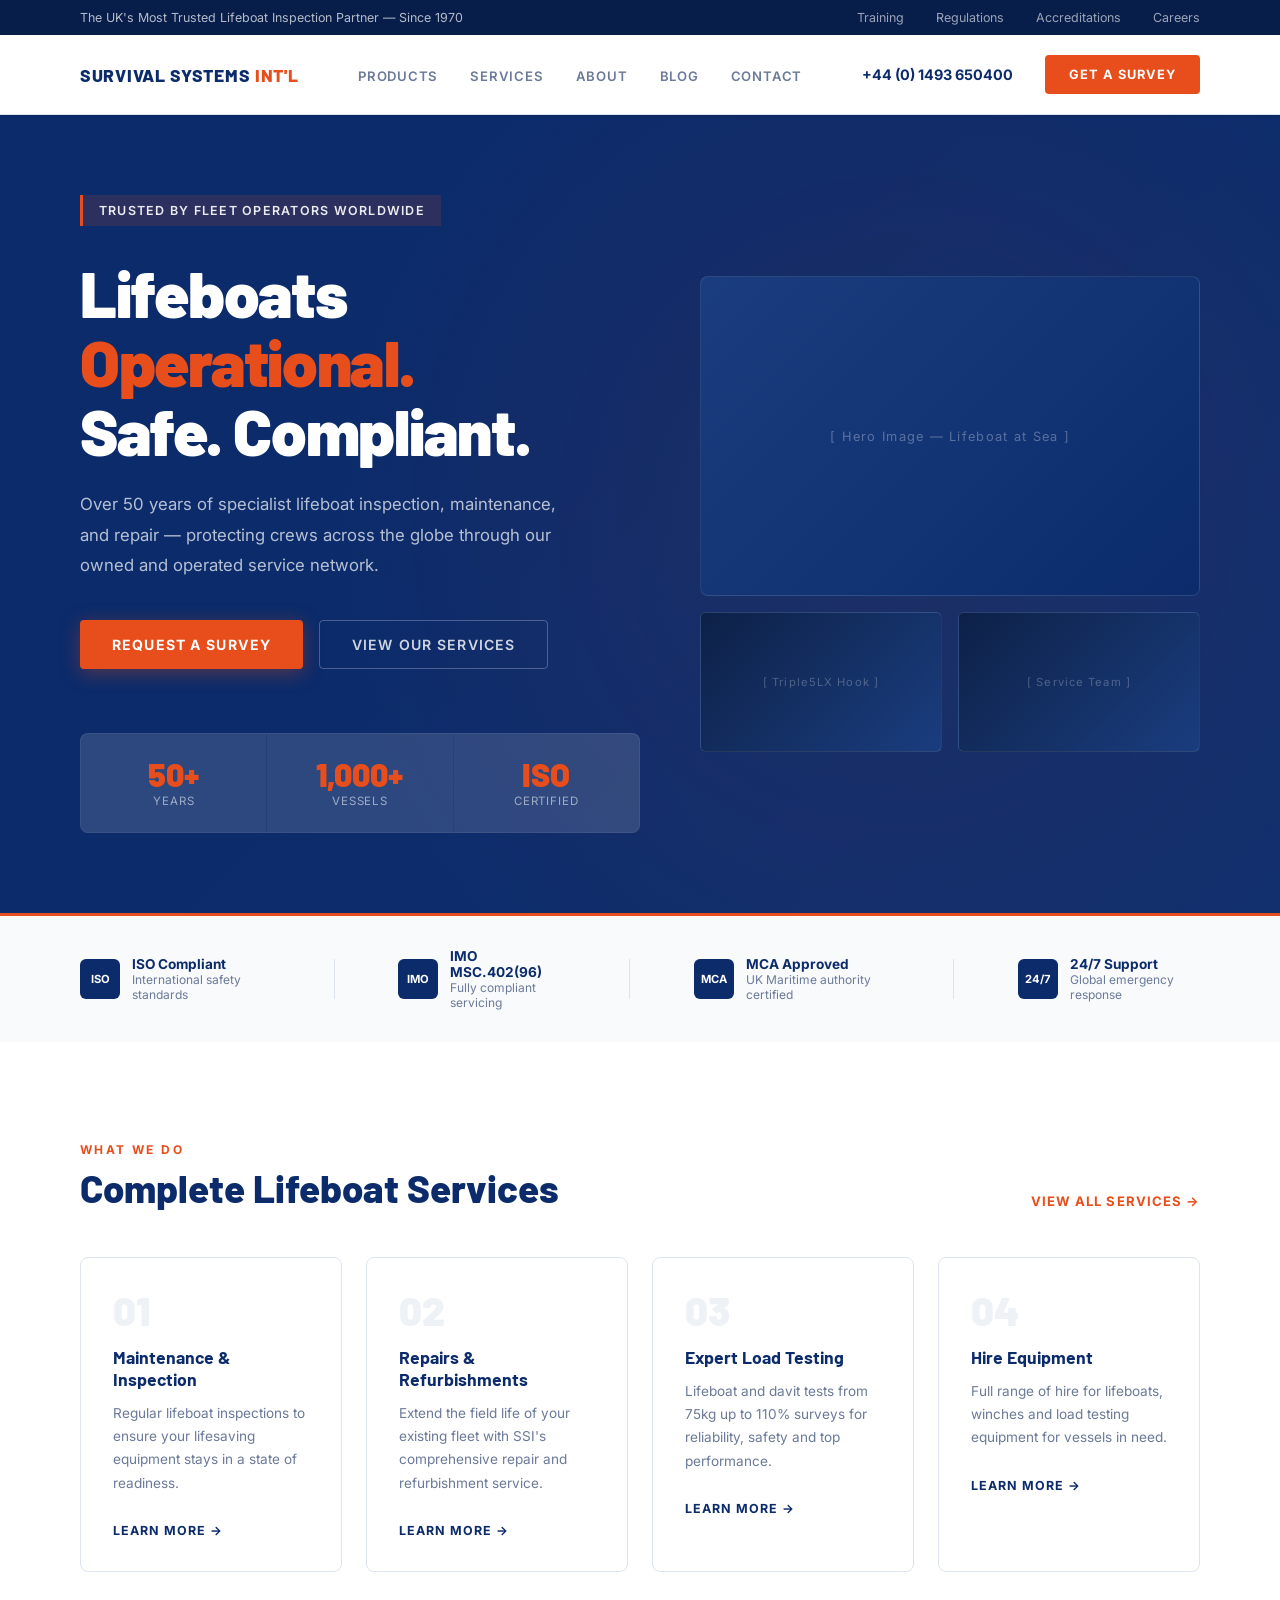
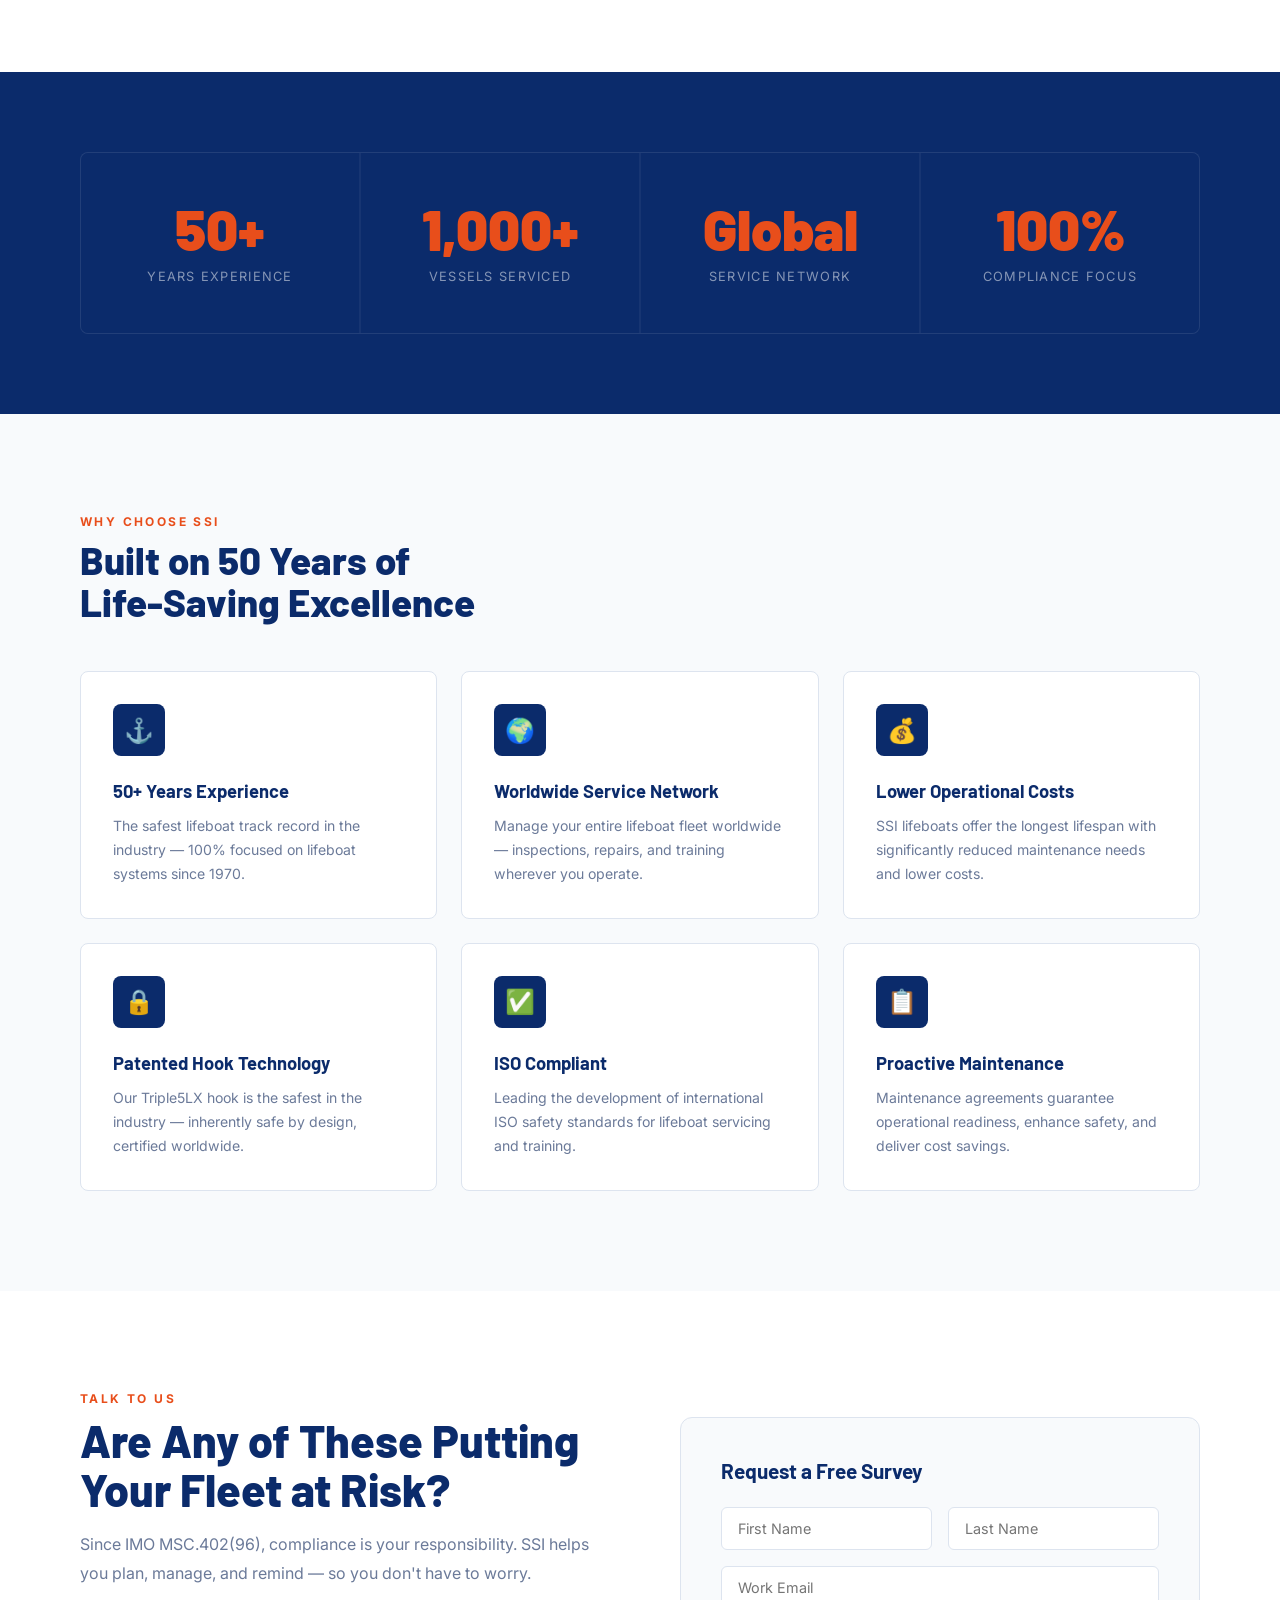
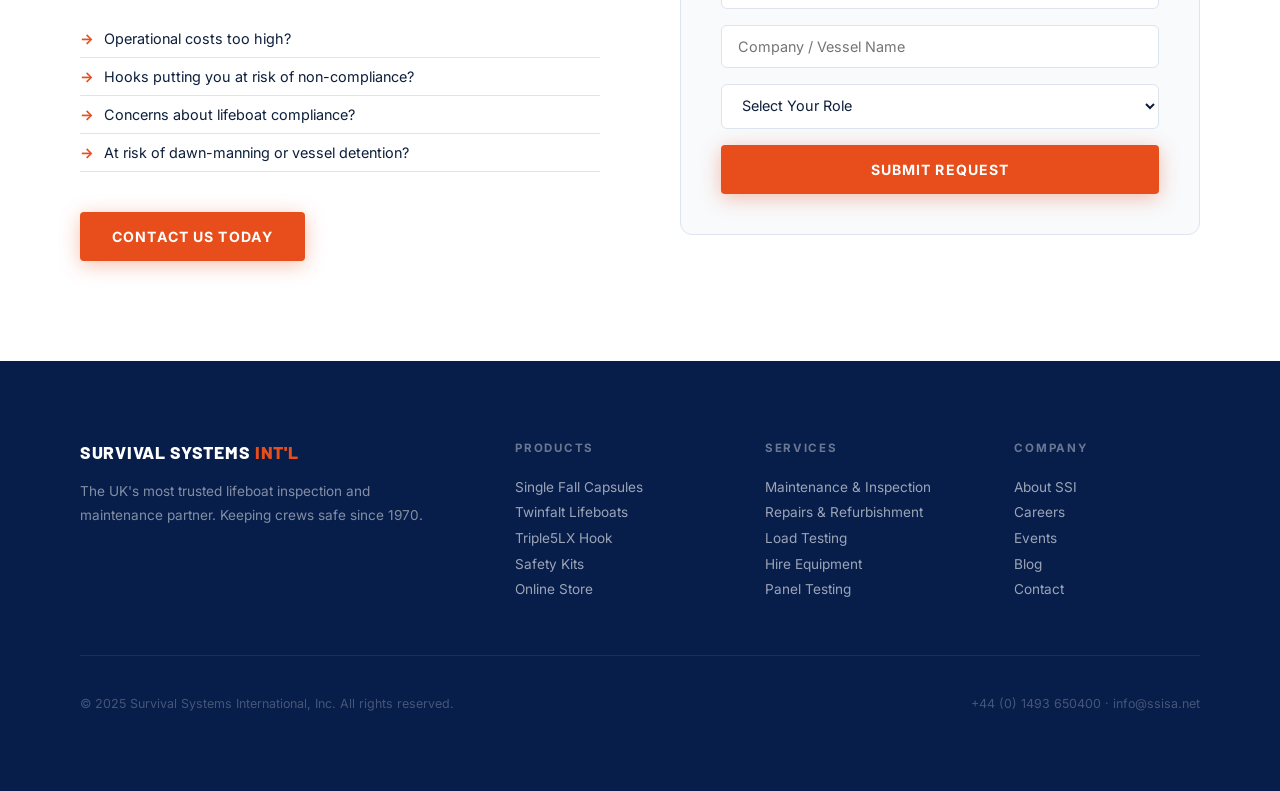
<file: redesign/template-2-corporate-authority.html>
<!DOCTYPE html>
<html lang="en">
<head>
<meta charset="UTF-8">
<meta name="viewport" content="width=device-width, initial-scale=1.0">
<title>SSI — Template 2: Corporate Authority</title>
<link href="https://fonts.googleapis.com/css2?family=Inter:wght@300;400;500;600;700&family=Barlow:wght@600;700;800;900&display=swap" rel="stylesheet">
<style>
  *, *::before, *::after { box-sizing: border-box; margin: 0; padding: 0; }
  :root {
    --navy: #0B2B6B;
    --navy-dark: #071D4A;
    --navy-light: #1A3D7F;
    --orange: #E84E1B;
    --orange-light: #FF6B3D;
    --white: #FFFFFF;
    --gray-50: #F8FAFC;
    --gray-100: #EEF2F7;
    --gray-200: #DDE4EF;
    --gray-500: #6B7A99;
    --text: #0D1F3C;
  }
  html { scroll-behavior: smooth; }
  body { font-family: 'Inter', sans-serif; color: var(--text); background: white; -webkit-font-smoothing: antialiased; }

  /* NAV */
  nav {
    background: white;
    border-bottom: 1px solid var(--gray-200);
    padding: 0 80px;
    display: flex; align-items: center; justify-content: space-between;
    height: 80px; position: sticky; top: 0; z-index: 100;
    box-shadow: 0 1px 3px rgba(0,0,0,0.08);
  }
  .logo { font-family: 'Barlow', sans-serif; font-weight: 800; font-size: 1.1rem; letter-spacing: 0.04em; color: var(--navy); }
  .logo span { color: var(--orange); }
  .nav-links { display: flex; gap: 2rem; list-style: none; }
  .nav-links a { font-size: 0.82rem; font-weight: 600; letter-spacing: 0.06em; text-transform: uppercase; color: var(--gray-500); text-decoration: none; transition: color 0.2s; padding: 4px 0; border-bottom: 2px solid transparent; }
  .nav-links a:hover { color: var(--navy); border-bottom-color: var(--orange); }
  .nav-right { display: flex; align-items: center; gap: 2rem; }
  .nav-phone { font-size: 0.9rem; font-weight: 700; color: var(--navy); }
  .btn-nav { background: var(--orange); color: white; font-weight: 700; font-size: 0.8rem; letter-spacing: 0.08em; text-transform: uppercase; padding: 12px 24px; border-radius: 4px; text-decoration: none; transition: background 0.2s; }
  .btn-nav:hover { background: #c43d12; }

  /* TOP BAR */
  .top-bar {
    background: var(--navy-dark);
    padding: 10px 80px;
    display: flex; justify-content: space-between; align-items: center;
  }
  .top-bar p { font-size: 0.78rem; color: rgba(255,255,255,0.7); }
  .top-bar-right { display: flex; gap: 2rem; }
  .top-bar a { font-size: 0.78rem; color: rgba(255,255,255,0.6); text-decoration: none; }
  .top-bar a:hover { color: white; }

  /* HERO */
  .hero {
    background: var(--navy);
    min-height: 85vh;
    display: grid; grid-template-columns: 1fr 1fr;
    align-items: center;
    padding: 0 80px;
    position: relative; overflow: hidden;
  }
  .hero-bg-pattern {
    position: absolute; inset: 0;
    background-image: radial-gradient(circle at 70% 50%, rgba(232,78,27,0.08) 0%, transparent 60%),
                      linear-gradient(135deg, transparent 40%, rgba(255,255,255,0.02) 100%);
  }
  .hero-left { position: relative; z-index: 2; padding: 80px 0; }
  .hero-eyebrow {
    display: inline-flex; align-items: center; gap: 8px;
    background: rgba(232,78,27,0.15);
    border-left: 3px solid var(--orange);
    padding: 8px 16px;
    font-size: 0.78rem; font-weight: 600; letter-spacing: 0.1em; text-transform: uppercase;
    color: rgba(255,255,255,0.9);
    margin-bottom: 2rem;
  }
  .hero h1 {
    font-family: 'Barlow', sans-serif;
    font-size: clamp(2.5rem, 5vw, 4rem);
    font-weight: 900; color: white; line-height: 1.08;
    letter-spacing: -0.02em; margin-bottom: 1.5rem;
  }
  .hero h1 span { color: var(--orange); }
  .hero > .hero-left > p {
    font-size: 1.05rem; color: rgba(255,255,255,0.7);
    line-height: 1.8; max-width: 480px; margin-bottom: 2.5rem;
  }
  .hero-actions { display: flex; gap: 1rem; align-items: center; margin-bottom: 4rem; }
  .btn-orange {
    background: var(--orange); color: white;
    font-weight: 700; font-size: 0.88rem; letter-spacing: 0.08em; text-transform: uppercase;
    padding: 16px 32px; border-radius: 4px; text-decoration: none;
    transition: all 0.25s; display: inline-block;
    box-shadow: 0 4px 20px rgba(232,78,27,0.35);
  }
  .btn-orange:hover { background: var(--orange-light); transform: translateY(-2px); }
  .btn-white-outline {
    color: rgba(255,255,255,0.8); border: 1.5px solid rgba(255,255,255,0.25);
    font-weight: 600; font-size: 0.88rem; letter-spacing: 0.08em; text-transform: uppercase;
    padding: 15px 32px; border-radius: 4px; text-decoration: none;
    transition: all 0.25s; display: inline-block;
  }
  .btn-white-outline:hover { border-color: rgba(255,255,255,0.6); color: white; }
  .hero-stats { display: grid; grid-template-columns: repeat(3, 1fr); gap: 1px; background: rgba(255,255,255,0.1); border: 1px solid rgba(255,255,255,0.1); border-radius: 8px; overflow: hidden; }
  .hero-stat { background: rgba(255,255,255,0.04); padding: 1.5rem; text-align: center; }
  .hero-stat .n { font-family: 'Barlow', sans-serif; font-size: 2rem; font-weight: 900; color: var(--orange); display: block; line-height: 1; }
  .hero-stat .l { font-size: 0.72rem; color: rgba(255,255,255,0.55); text-transform: uppercase; letter-spacing: 0.08em; margin-top: 4px; display: block; }
  .hero-right {
    position: relative; z-index: 2;
    padding: 80px 0 80px 60px;
    display: flex; flex-direction: column; gap: 1rem;
  }
  .hero-img-main {
    width: 100%; height: 320px;
    background: linear-gradient(135deg, #1A3D7F, #0B2B6B);
    border-radius: 8px; overflow: hidden;
    display: flex; align-items: center; justify-content: center;
    font-size: 0.8rem; color: rgba(255,255,255,0.3); letter-spacing: 0.1em;
    border: 1px solid rgba(255,255,255,0.1);
  }
  .hero-img-sub { display: grid; grid-template-columns: 1fr 1fr; gap: 1rem; }
  .hero-img-small {
    height: 140px; border-radius: 6px;
    background: linear-gradient(135deg, #0D2147, #1A3D7F);
    border: 1px solid rgba(255,255,255,0.1);
    display: flex; align-items: center; justify-content: center;
    font-size: 0.7rem; color: rgba(255,255,255,0.25); letter-spacing: 0.1em;
  }

  /* COMPLIANCE STRIP */
  .compliance-strip {
    background: var(--gray-50);
    border-top: 3px solid var(--orange);
    padding: 32px 80px;
    display: flex; align-items: center; gap: 4rem; justify-content: center;
  }
  .compliance-item { display: flex; align-items: center; gap: 12px; }
  .compliance-icon { width: 40px; height: 40px; background: var(--navy); border-radius: 6px; display: flex; align-items: center; justify-content: center; color: white; font-weight: 700; font-size: 0.7rem; flex-shrink: 0; }
  .compliance-item h5 { font-size: 0.85rem; font-weight: 700; color: var(--navy); }
  .compliance-item p { font-size: 0.75rem; color: var(--gray-500); }
  .compliance-divider { width: 1px; height: 40px; background: var(--gray-200); }

  /* SERVICES */
  .services { padding: 100px 80px; background: white; }
  .services-inner { max-width: 1200px; margin: 0 auto; }
  .section-header { display: flex; justify-content: space-between; align-items: flex-end; margin-bottom: 3rem; }
  .section-label { font-size: 0.75rem; font-weight: 700; letter-spacing: 0.2em; text-transform: uppercase; color: var(--orange); margin-bottom: 10px; display: block; }
  .section-title { font-family: 'Barlow', sans-serif; font-size: clamp(1.8rem, 3vw, 2.5rem); font-weight: 800; color: var(--navy); line-height: 1.1; }
  .see-all { font-size: 0.82rem; font-weight: 700; color: var(--orange); text-decoration: none; letter-spacing: 0.08em; text-transform: uppercase; }
  .services-grid { display: grid; grid-template-columns: repeat(4, 1fr); gap: 1.5rem; }
  .service-card {
    border: 1.5px solid var(--gray-200);
    border-radius: 8px; padding: 2rem;
    transition: all 0.3s; position: relative; overflow: hidden;
    background: white;
  }
  .service-card:hover { border-color: var(--orange); box-shadow: 0 16px 48px rgba(11,43,107,0.1); transform: translateY(-4px); }
  .service-num { font-family: 'Barlow', sans-serif; font-size: 2.5rem; font-weight: 900; color: var(--gray-100); line-height: 1; margin-bottom: 1rem; }
  .service-card h3 { font-family: 'Barlow', sans-serif; font-size: 1.1rem; font-weight: 700; color: var(--navy); margin-bottom: 0.75rem; }
  .service-card p { font-size: 0.85rem; color: var(--gray-500); line-height: 1.7; margin-bottom: 1.5rem; }
  .service-link { font-size: 0.78rem; font-weight: 700; color: var(--navy); letter-spacing: 0.08em; text-transform: uppercase; text-decoration: none; }
  .service-link:hover { color: var(--orange); }

  /* STATS */
  .stats { background: var(--navy); padding: 80px; }
  .stats-inner { max-width: 1200px; margin: 0 auto; display: grid; grid-template-columns: repeat(4, 1fr); gap: 2px; background: rgba(255,255,255,0.05); border: 1px solid rgba(255,255,255,0.05); border-radius: 8px; overflow: hidden; }
  .stat-block { padding: 3rem 2rem; text-align: center; background: var(--navy); }
  .stat-block .num { font-family: 'Barlow', sans-serif; font-size: 3.5rem; font-weight: 900; color: var(--orange); line-height: 1; display: block; margin-bottom: 0.5rem; }
  .stat-block .lbl { font-size: 0.8rem; color: rgba(255,255,255,0.5); text-transform: uppercase; letter-spacing: 0.1em; }

  /* WHY */
  .why { padding: 100px 80px; background: var(--gray-50); }
  .why-inner { max-width: 1200px; margin: 0 auto; }
  .why-grid { display: grid; grid-template-columns: repeat(3, 1fr); gap: 1.5rem; margin-top: 3rem; }
  .why-card { background: white; border: 1.5px solid var(--gray-200); border-radius: 8px; padding: 2rem; transition: all 0.3s; }
  .why-card:hover { border-color: var(--navy); box-shadow: 0 8px 32px rgba(11,43,107,0.08); }
  .why-icon { width: 52px; height: 52px; background: var(--navy); border-radius: 8px; margin-bottom: 1.5rem; display: flex; align-items: center; justify-content: center; }
  .why-icon span { font-size: 1.5rem; }
  .why-card h3 { font-family: 'Barlow', sans-serif; font-size: 1.15rem; font-weight: 700; color: var(--navy); margin-bottom: 0.75rem; }
  .why-card p { font-size: 0.88rem; color: var(--gray-500); line-height: 1.7; }

  /* CTA SECTION */
  .cta { padding: 100px 80px; }
  .cta-inner { max-width: 1200px; margin: 0 auto; display: grid; grid-template-columns: 1fr 1fr; gap: 80px; align-items: center; }
  .cta-left h2 { font-family: 'Barlow', sans-serif; font-size: clamp(2rem, 3.5vw, 3rem); font-weight: 800; color: var(--navy); margin-bottom: 1rem; line-height: 1.1; }
  .cta-left p { font-size: 1rem; color: var(--gray-500); line-height: 1.8; margin-bottom: 2rem; }
  .pain-list { list-style: none; margin-bottom: 2.5rem; }
  .pain-list li { display: flex; align-items: center; gap: 10px; padding: 10px 0; border-bottom: 1px solid var(--gray-200); font-size: 0.9rem; color: var(--text); }
  .pain-list li::before { content: '→'; color: var(--orange); font-weight: 700; }
  .cta-form { background: var(--gray-50); border: 1.5px solid var(--gray-200); border-radius: 12px; padding: 2.5rem; }
  .cta-form h3 { font-family: 'Barlow', sans-serif; font-size: 1.3rem; font-weight: 700; color: var(--navy); margin-bottom: 1.5rem; }
  .form-group { margin-bottom: 1rem; }
  .form-group input, .form-group select, .form-group textarea {
    width: 100%; padding: 12px 16px;
    border: 1.5px solid var(--gray-200); border-radius: 6px;
    font-family: 'Inter', sans-serif; font-size: 0.9rem; color: var(--text);
    transition: border-color 0.2s; background: white;
  }
  .form-group input:focus, .form-group select:focus { outline: none; border-color: var(--navy); }
  .form-grid { display: grid; grid-template-columns: 1fr 1fr; gap: 1rem; }

  /* FOOTER */
  footer { background: var(--navy-dark); padding: 80px; }
  .footer-inner { max-width: 1200px; margin: 0 auto; }
  .footer-top { display: grid; grid-template-columns: 2fr 1fr 1fr 1fr; gap: 4rem; padding-bottom: 3rem; border-bottom: 1px solid rgba(255,255,255,0.08); }
  .footer-brand p { color: rgba(255,255,255,0.5); font-size: 0.85rem; line-height: 1.8; margin-top: 1rem; }
  .footer-col h5 { font-size: 0.72rem; font-weight: 700; letter-spacing: 0.15em; text-transform: uppercase; color: rgba(255,255,255,0.4); margin-bottom: 1.5rem; }
  .footer-col a { display: block; color: rgba(255,255,255,0.6); text-decoration: none; font-size: 0.85rem; margin-bottom: 0.6rem; transition: color 0.2s; }
  .footer-col a:hover { color: white; }
  .footer-bottom-bar { display: flex; justify-content: space-between; margin-top: 2.5rem; }
  .footer-bottom-bar p { font-size: 0.78rem; color: rgba(255,255,255,0.25); }
</style>
</head>
<body>

<!-- TOP BAR -->
<div class="top-bar">
  <p>The UK's Most Trusted Lifeboat Inspection Partner — Since 1970</p>
  <div class="top-bar-right">
    <a href="#">Training</a>
    <a href="#">Regulations</a>
    <a href="#">Accreditations</a>
    <a href="#">Careers</a>
  </div>
</div>

<!-- NAV -->
<nav>
  <div class="logo">SURVIVAL SYSTEMS <span>INT'L</span></div>
  <ul class="nav-links">
    <li><a href="#">Products</a></li>
    <li><a href="#">Services</a></li>
    <li><a href="#">About</a></li>
    <li><a href="#">Blog</a></li>
    <li><a href="#">Contact</a></li>
  </ul>
  <div class="nav-right">
    <div class="nav-phone">+44 (0) 1493 650400</div>
    <a href="#" class="btn-nav">Get a Survey</a>
  </div>
</nav>

<!-- HERO -->
<section class="hero">
  <div class="hero-bg-pattern"></div>
  <div class="hero-left">
    <div class="hero-eyebrow">Trusted by Fleet Operators Worldwide</div>
    <h1>Lifeboats<br><span>Operational.</span><br>Safe. Compliant.</h1>
    <p>Over 50 years of specialist lifeboat inspection, maintenance, and repair — protecting crews across the globe through our owned and operated service network.</p>
    <div class="hero-actions">
      <a href="#" class="btn-orange">Request a Survey</a>
      <a href="#" class="btn-white-outline">View Our Services</a>
    </div>
    <div class="hero-stats">
      <div class="hero-stat"><span class="n">50+</span><span class="l">Years</span></div>
      <div class="hero-stat"><span class="n">1,000+</span><span class="l">Vessels</span></div>
      <div class="hero-stat"><span class="n">ISO</span><span class="l">Certified</span></div>
    </div>
  </div>
  <div class="hero-right">
    <div class="hero-img-main">[ Hero Image — Lifeboat at Sea ]</div>
    <div class="hero-img-sub">
      <div class="hero-img-small">[ Triple5LX Hook ]</div>
      <div class="hero-img-small">[ Service Team ]</div>
    </div>
  </div>
</section>

<!-- COMPLIANCE STRIP -->
<div class="compliance-strip">
  <div class="compliance-item">
    <div class="compliance-icon">ISO</div>
    <div><h5>ISO Compliant</h5><p>International safety standards</p></div>
  </div>
  <div class="compliance-divider"></div>
  <div class="compliance-item">
    <div class="compliance-icon">IMO</div>
    <div><h5>IMO MSC.402(96)</h5><p>Fully compliant servicing</p></div>
  </div>
  <div class="compliance-divider"></div>
  <div class="compliance-item">
    <div class="compliance-icon">MCA</div>
    <div><h5>MCA Approved</h5><p>UK Maritime authority certified</p></div>
  </div>
  <div class="compliance-divider"></div>
  <div class="compliance-item">
    <div class="compliance-icon">24/7</div>
    <div><h5>24/7 Support</h5><p>Global emergency response</p></div>
  </div>
</div>

<!-- SERVICES -->
<section class="services">
  <div class="services-inner">
    <div class="section-header">
      <div>
        <span class="section-label">What We Do</span>
        <h2 class="section-title">Complete Lifeboat Services</h2>
      </div>
      <a href="#" class="see-all">View All Services →</a>
    </div>
    <div class="services-grid">
      <div class="service-card">
        <div class="service-num">01</div>
        <h3>Maintenance & Inspection</h3>
        <p>Regular lifeboat inspections to ensure your lifesaving equipment stays in a state of readiness.</p>
        <a href="#" class="service-link">Learn More →</a>
      </div>
      <div class="service-card">
        <div class="service-num">02</div>
        <h3>Repairs & Refurbishments</h3>
        <p>Extend the field life of your existing fleet with SSI's comprehensive repair and refurbishment service.</p>
        <a href="#" class="service-link">Learn More →</a>
      </div>
      <div class="service-card">
        <div class="service-num">03</div>
        <h3>Expert Load Testing</h3>
        <p>Lifeboat and davit tests from 75kg up to 110% surveys for reliability, safety and top performance.</p>
        <a href="#" class="service-link">Learn More →</a>
      </div>
      <div class="service-card">
        <div class="service-num">04</div>
        <h3>Hire Equipment</h3>
        <p>Full range of hire for lifeboats, winches and load testing equipment for vessels in need.</p>
        <a href="#" class="service-link">Learn More →</a>
      </div>
    </div>
  </div>
</section>

<!-- STATS -->
<section class="stats">
  <div class="stats-inner">
    <div class="stat-block"><span class="num">50+</span><span class="lbl">Years Experience</span></div>
    <div class="stat-block"><span class="num">1,000+</span><span class="lbl">Vessels Serviced</span></div>
    <div class="stat-block"><span class="num">Global</span><span class="lbl">Service Network</span></div>
    <div class="stat-block"><span class="num">100%</span><span class="lbl">Compliance Focus</span></div>
  </div>
</section>

<!-- WHY -->
<section class="why">
  <div class="why-inner">
    <span class="section-label">Why Choose SSI</span>
    <h2 class="section-title">Built on 50 Years of<br>Life-Saving Excellence</h2>
    <div class="why-grid">
      <div class="why-card">
        <div class="why-icon"><span>⚓</span></div>
        <h3>50+ Years Experience</h3>
        <p>The safest lifeboat track record in the industry — 100% focused on lifeboat systems since 1970.</p>
      </div>
      <div class="why-card">
        <div class="why-icon"><span>🌍</span></div>
        <h3>Worldwide Service Network</h3>
        <p>Manage your entire lifeboat fleet worldwide — inspections, repairs, and training wherever you operate.</p>
      </div>
      <div class="why-card">
        <div class="why-icon"><span>💰</span></div>
        <h3>Lower Operational Costs</h3>
        <p>SSI lifeboats offer the longest lifespan with significantly reduced maintenance needs and lower costs.</p>
      </div>
      <div class="why-card">
        <div class="why-icon"><span>🔒</span></div>
        <h3>Patented Hook Technology</h3>
        <p>Our Triple5LX hook is the safest in the industry — inherently safe by design, certified worldwide.</p>
      </div>
      <div class="why-card">
        <div class="why-icon"><span>✅</span></div>
        <h3>ISO Compliant</h3>
        <p>Leading the development of international ISO safety standards for lifeboat servicing and training.</p>
      </div>
      <div class="why-card">
        <div class="why-icon"><span>📋</span></div>
        <h3>Proactive Maintenance</h3>
        <p>Maintenance agreements guarantee operational readiness, enhance safety, and deliver cost savings.</p>
      </div>
    </div>
  </div>
</section>

<!-- CTA -->
<section class="cta">
  <div class="cta-inner">
    <div class="cta-left">
      <span class="section-label">Talk To Us</span>
      <h2>Are Any of These Putting Your Fleet at Risk?</h2>
      <p>Since IMO MSC.402(96), compliance is your responsibility. SSI helps you plan, manage, and remind — so you don't have to worry.</p>
      <ul class="pain-list">
        <li>Operational costs too high?</li>
        <li>Hooks putting you at risk of non-compliance?</li>
        <li>Concerns about lifeboat compliance?</li>
        <li>At risk of dawn-manning or vessel detention?</li>
      </ul>
      <a href="#" class="btn-orange">Contact Us Today</a>
    </div>
    <div class="cta-form">
      <h3>Request a Free Survey</h3>
      <div class="form-grid">
        <div class="form-group"><input type="text" placeholder="First Name"></div>
        <div class="form-group"><input type="text" placeholder="Last Name"></div>
      </div>
      <div class="form-group"><input type="email" placeholder="Work Email"></div>
      <div class="form-group"><input type="text" placeholder="Company / Vessel Name"></div>
      <div class="form-group">
        <select>
          <option>Select Your Role</option>
          <option>Technical Superintendent</option>
          <option>Fleet Manager</option>
          <option>HSE Manager</option>
          <option>Operations Manager</option>
          <option>Other</option>
        </select>
      </div>
      <a href="#" class="btn-orange" style="width:100%;text-align:center;display:block;margin-top:0.5rem;">Submit Request</a>
    </div>
  </div>
</section>

<!-- FOOTER -->
<footer>
  <div class="footer-inner">
    <div class="footer-top">
      <div class="footer-brand">
        <div class="logo" style="color:white">SURVIVAL SYSTEMS <span style="color:var(--orange)">INT'L</span></div>
        <p>The UK's most trusted lifeboat inspection and maintenance partner. Keeping crews safe since 1970.</p>
      </div>
      <div class="footer-col">
        <h5>Products</h5>
        <a href="#">Single Fall Capsules</a>
        <a href="#">Twinfalt Lifeboats</a>
        <a href="#">Triple5LX Hook</a>
        <a href="#">Safety Kits</a>
        <a href="#">Online Store</a>
      </div>
      <div class="footer-col">
        <h5>Services</h5>
        <a href="#">Maintenance & Inspection</a>
        <a href="#">Repairs & Refurbishment</a>
        <a href="#">Load Testing</a>
        <a href="#">Hire Equipment</a>
        <a href="#">Panel Testing</a>
      </div>
      <div class="footer-col">
        <h5>Company</h5>
        <a href="#">About SSI</a>
        <a href="#">Careers</a>
        <a href="#">Events</a>
        <a href="#">Blog</a>
        <a href="#">Contact</a>
      </div>
    </div>
    <div class="footer-bottom-bar">
      <p>© 2025 Survival Systems International, Inc. All rights reserved.</p>
      <p>+44 (0) 1493 650400 · info@ssisa.net</p>
    </div>
  </div>
</footer>

</body>
</html>
</file>
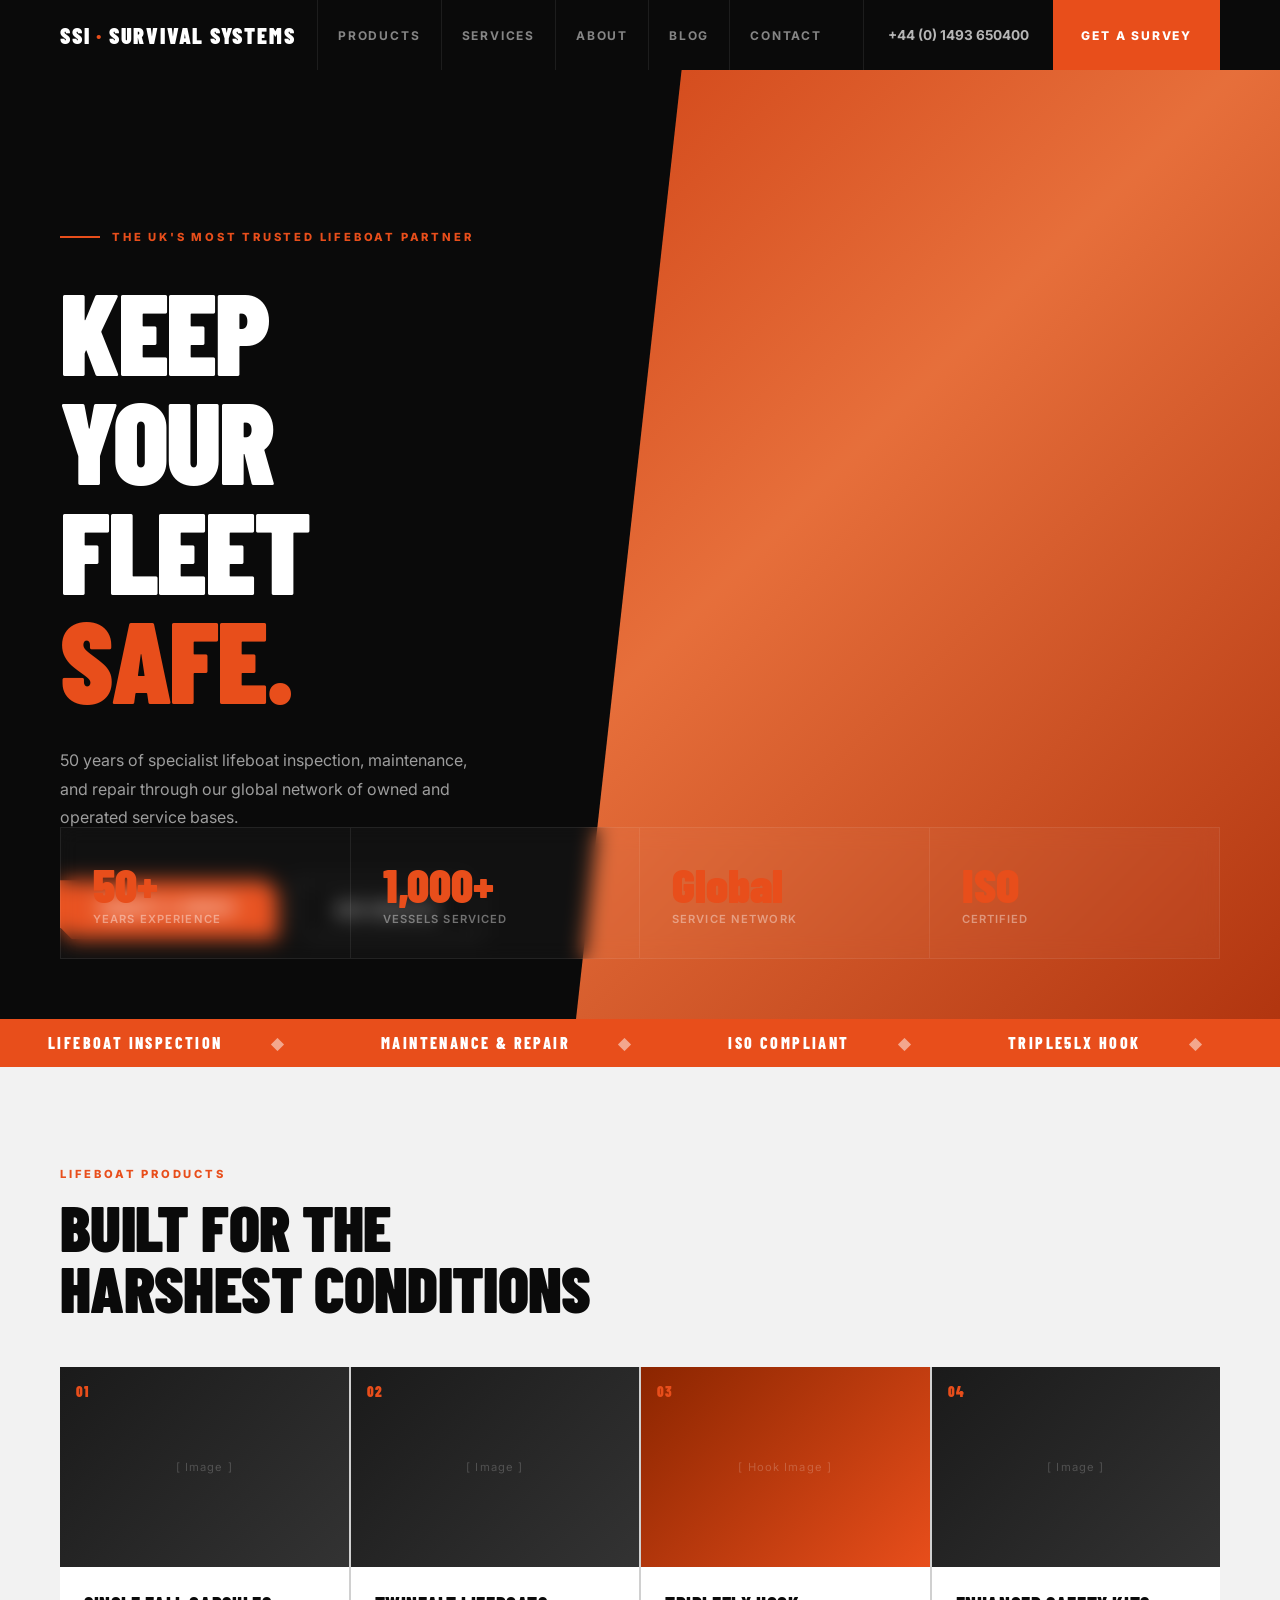
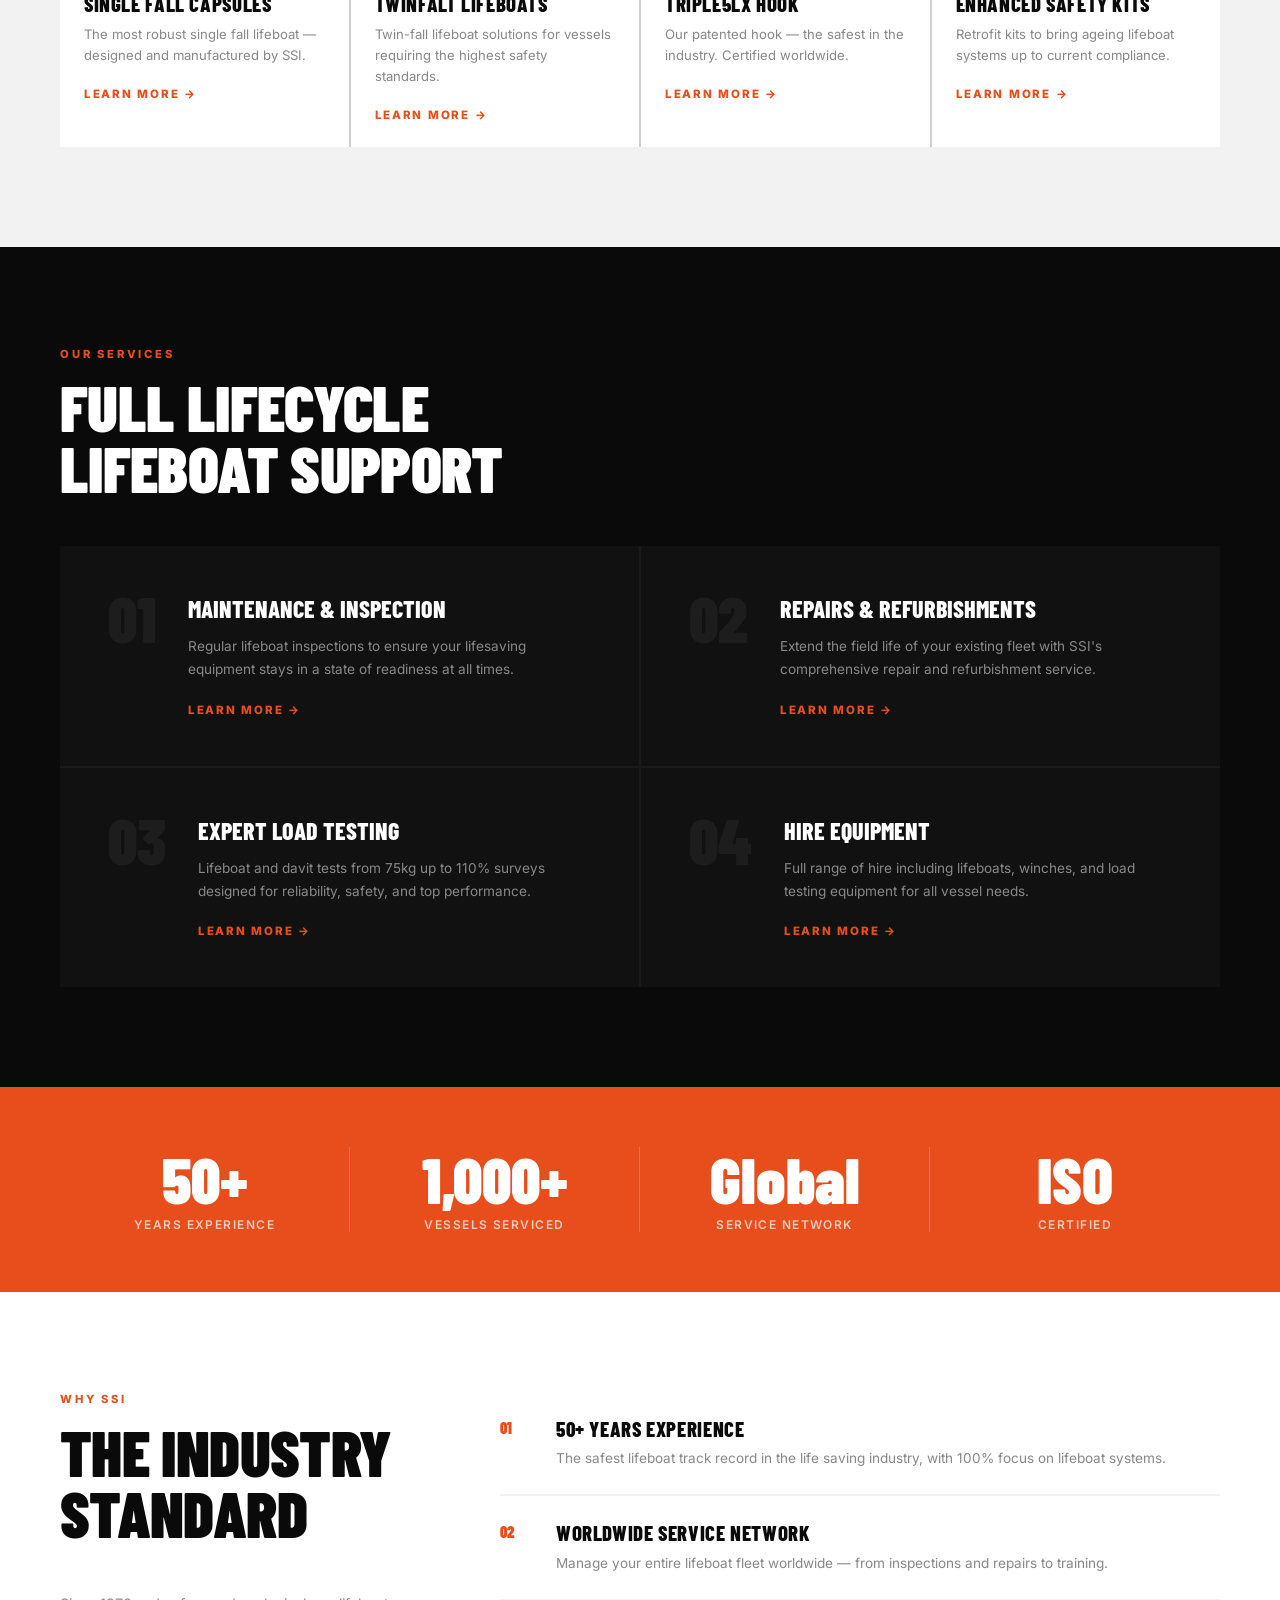
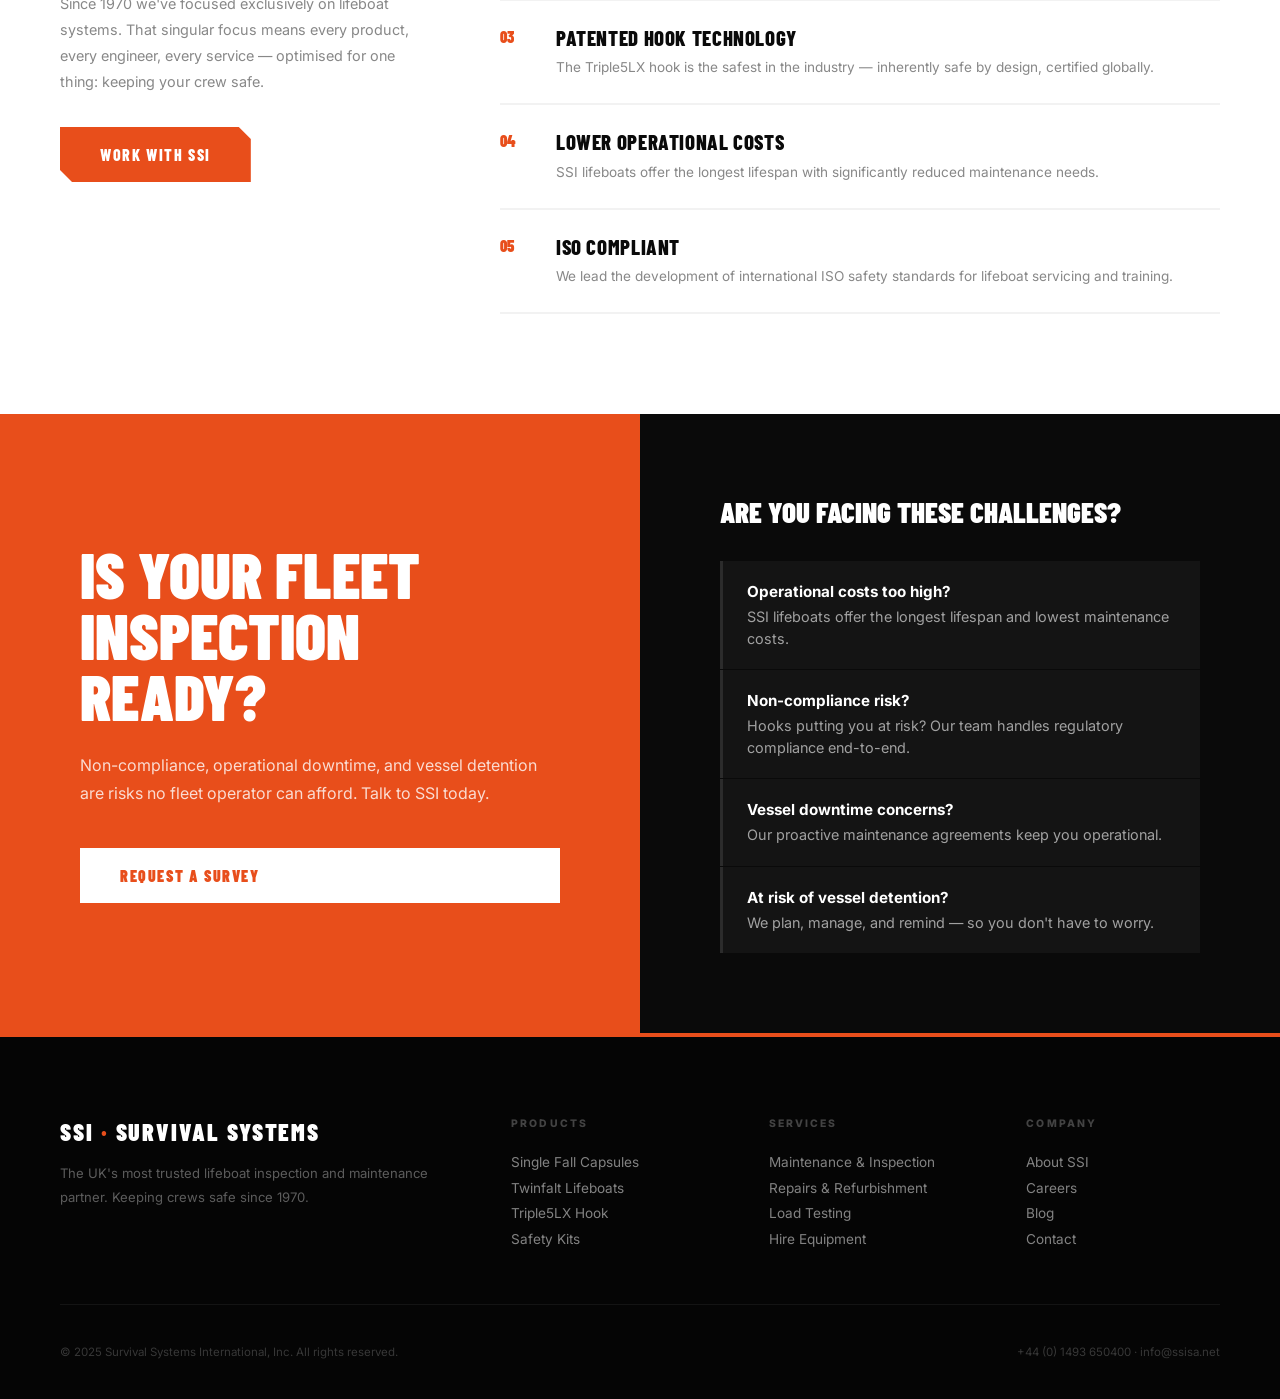
<file: redesign/template-3-bold-industrial.html>
<!DOCTYPE html>
<html lang="en">
<head>
<meta charset="UTF-8">
<meta name="viewport" content="width=device-width, initial-scale=1.0">
<title>SSI — Template 3: Bold Industrial</title>
<link href="https://fonts.googleapis.com/css2?family=Inter:wght@400;500;600;700&family=Barlow+Condensed:wght@600;700;800;900&family=Barlow:wght@700;800;900&display=swap" rel="stylesheet">
<style>
  *, *::before, *::after { box-sizing: border-box; margin: 0; padding: 0; }
  :root {
    --black: #0A0A0A;
    --dark: #111111;
    --orange: #E84E1B;
    --orange-dark: #C43A10;
    --navy: #0B2B6B;
    --white: #FFFFFF;
    --gray: #888888;
    --light: #F2F2F2;
    --border-dark: rgba(255,255,255,0.08);
    --border-light: #E0E0E0;
  }
  html { scroll-behavior: smooth; }
  body { font-family: 'Inter', sans-serif; background: white; color: var(--black); -webkit-font-smoothing: antialiased; }

  /* NAV */
  nav {
    background: var(--black);
    padding: 0 60px;
    display: flex; align-items: center; justify-content: space-between;
    height: 70px; position: sticky; top: 0; z-index: 100;
  }
  .logo { font-family: 'Barlow Condensed', sans-serif; font-weight: 900; font-size: 1.4rem; letter-spacing: 0.08em; text-transform: uppercase; color: white; }
  .logo span { color: var(--orange); }
  .nav-links { display: flex; gap: 0; list-style: none; }
  .nav-links a { font-size: 0.75rem; font-weight: 700; letter-spacing: 0.15em; text-transform: uppercase; color: rgba(255,255,255,0.5); text-decoration: none; padding: 0 20px; height: 70px; display: flex; align-items: center; border-left: 1px solid var(--border-dark); transition: all 0.2s; }
  .nav-links a:hover { color: white; background: rgba(255,255,255,0.04); }
  .nav-right { display: flex; align-items: center; gap: 0; border-left: 1px solid var(--border-dark); }
  .nav-phone { font-size: 0.85rem; font-weight: 700; color: rgba(255,255,255,0.7); padding: 0 24px; }
  .btn-nav { background: var(--orange); color: white; font-weight: 800; font-size: 0.75rem; letter-spacing: 0.15em; text-transform: uppercase; padding: 0 28px; height: 70px; display: flex; align-items: center; text-decoration: none; transition: background 0.2s; }
  .btn-nav:hover { background: var(--orange-dark); }

  /* HERO */
  .hero {
    background: var(--black);
    min-height: 100vh;
    display: flex;
    position: relative; overflow: hidden;
  }
  .hero-accent {
    position: absolute; top: 0; right: 0;
    width: 55%; height: 100%;
    background: linear-gradient(135deg, var(--orange) 0%, #FF7A40 40%, #C43A10 100%);
    clip-path: polygon(15% 0%, 100% 0%, 100% 100%, 0% 100%);
    opacity: 0.9;
  }
  .hero-img-overlay {
    position: absolute; top: 0; right: 0;
    width: 55%; height: 100%;
    background: url('') center/cover;
    mix-blend-mode: multiply;
    opacity: 0.3;
    clip-path: polygon(15% 0%, 100% 0%, 100% 100%, 0% 100%);
  }
  .hero-content {
    position: relative; z-index: 2;
    padding: 160px 60px 80px;
    max-width: 700px;
    display: flex; flex-direction: column; justify-content: center;
  }
  .hero-label {
    font-size: 0.7rem; font-weight: 800; letter-spacing: 0.25em; text-transform: uppercase;
    color: var(--orange); margin-bottom: 2rem;
    display: flex; align-items: center; gap: 12px;
  }
  .hero-label::before { content: ''; display: block; width: 40px; height: 2px; background: var(--orange); }
  .hero h1 {
    font-family: 'Barlow Condensed', sans-serif;
    font-size: clamp(4rem, 9vw, 8rem);
    font-weight: 900; line-height: 0.95;
    letter-spacing: -0.02em;
    color: white; text-transform: uppercase;
    margin-bottom: 2rem;
  }
  .hero h1 em { font-style: normal; color: var(--orange); -webkit-text-stroke: 0px; }
  .hero > .hero-content > p { font-size: 1rem; color: rgba(255,255,255,0.6); line-height: 1.8; max-width: 420px; margin-bottom: 3rem; }
  .hero-actions { display: flex; gap: 1rem; }
  .btn-orange-solid {
    background: var(--orange); color: white;
    font-family: 'Barlow Condensed', sans-serif;
    font-weight: 800; font-size: 1rem; letter-spacing: 0.1em; text-transform: uppercase;
    padding: 18px 40px; text-decoration: none;
    transition: all 0.2s; display: inline-block;
    clip-path: polygon(0 0, calc(100% - 12px) 0, 100% 12px, 100% 100%, 12px 100%, 0 calc(100% - 12px));
  }
  .btn-orange-solid:hover { background: var(--orange-dark); transform: translateY(-3px); }
  .btn-outline-white {
    color: rgba(255,255,255,0.7); border: 2px solid rgba(255,255,255,0.2);
    font-family: 'Barlow Condensed', sans-serif;
    font-weight: 800; font-size: 1rem; letter-spacing: 0.1em; text-transform: uppercase;
    padding: 18px 40px; text-decoration: none;
    transition: all 0.2s; display: inline-block;
    clip-path: polygon(0 0, calc(100% - 12px) 0, 100% 12px, 100% 100%, 12px 100%, 0 calc(100% - 12px));
  }
  .btn-outline-white:hover { border-color: rgba(255,255,255,0.5); color: white; }
  .hero-counter {
    position: absolute; bottom: 60px; left: 60px; right: 60px; z-index: 2;
    display: grid; grid-template-columns: repeat(4, 1fr);
    border: 1px solid rgba(255,255,255,0.08);
    background: rgba(255,255,255,0.03);
    backdrop-filter: blur(10px);
  }
  .hero-counter .item { padding: 2rem; border-right: 1px solid rgba(255,255,255,0.08); }
  .hero-counter .item:last-child { border-right: none; }
  .hero-counter .n { font-family: 'Barlow Condensed', sans-serif; font-size: 3rem; font-weight: 900; color: var(--orange); line-height: 1; display: block; }
  .hero-counter .l { font-size: 0.7rem; font-weight: 600; color: rgba(255,255,255,0.4); letter-spacing: 0.1em; text-transform: uppercase; margin-top: 4px; display: block; }

  /* MARQUEE */
  .marquee { background: var(--orange); overflow: hidden; white-space: nowrap; padding: 14px 0; }
  .marquee-track { display: inline-flex; animation: scroll 20s linear infinite; }
  .marquee-item { font-family: 'Barlow Condensed', sans-serif; font-size: 1rem; font-weight: 800; letter-spacing: 0.15em; text-transform: uppercase; color: white; padding: 0 3rem; }
  .marquee-item::after { content: '◆'; margin-left: 3rem; opacity: 0.5; }
  @keyframes scroll { 0% { transform: translateX(0); } 100% { transform: translateX(-50%); } }

  /* PRODUCTS */
  .products { padding: 100px 60px; background: var(--light); }
  .products-inner { max-width: 1300px; margin: 0 auto; }
  .section-tag { font-size: 0.7rem; font-weight: 800; letter-spacing: 0.25em; text-transform: uppercase; color: var(--orange); margin-bottom: 1rem; display: block; }
  .section-title { font-family: 'Barlow Condensed', sans-serif; font-size: clamp(2.5rem, 5vw, 4.5rem); font-weight: 900; text-transform: uppercase; line-height: 0.95; color: var(--black); margin-bottom: 3rem; letter-spacing: -0.01em; }
  .products-grid { display: grid; grid-template-columns: repeat(4, 1fr); gap: 2px; background: #D0D0D0; }
  .product-card {
    background: white; padding: 0;
    overflow: hidden; position: relative;
    cursor: pointer; transition: all 0.3s;
  }
  .product-card:hover { transform: scale(1.02); z-index: 2; box-shadow: 0 20px 60px rgba(0,0,0,0.2); }
  .product-img { height: 200px; background: var(--black); position: relative; overflow: hidden; }
  .product-img-inner { width: 100%; height: 100%; background: linear-gradient(135deg, #1a1a1a, #333); display: flex; align-items: center; justify-content: center; font-size: 0.7rem; color: rgba(255,255,255,0.2); letter-spacing: 0.1em; transition: transform 0.4s; }
  .product-card:hover .product-img-inner { transform: scale(1.08); }
  .product-num { position: absolute; top: 16px; left: 16px; font-family: 'Barlow Condensed', sans-serif; font-size: 0.9rem; font-weight: 900; color: var(--orange); letter-spacing: 0.1em; }
  .product-body { padding: 1.5rem; }
  .product-body h3 { font-family: 'Barlow Condensed', sans-serif; font-size: 1.3rem; font-weight: 800; text-transform: uppercase; letter-spacing: 0.03em; color: var(--black); margin-bottom: 0.5rem; }
  .product-body p { font-size: 0.82rem; color: var(--gray); line-height: 1.6; margin-bottom: 1rem; }
  .product-body a { font-size: 0.72rem; font-weight: 800; letter-spacing: 0.15em; text-transform: uppercase; color: var(--orange); text-decoration: none; }

  /* SERVICES */
  .services { background: var(--black); padding: 100px 60px; }
  .services-inner { max-width: 1300px; margin: 0 auto; }
  .services-inner .section-title { color: white; }
  .services-grid { display: grid; grid-template-columns: 1fr 1fr; gap: 2px; background: #1a1a1a; }
  .service-item {
    background: var(--dark); padding: 3rem;
    display: flex; gap: 2rem; align-items: flex-start;
    transition: background 0.3s;
    position: relative; overflow: hidden;
  }
  .service-item::before { content: ''; position: absolute; left: 0; top: 0; width: 4px; height: 0; background: var(--orange); transition: height 0.3s; }
  .service-item:hover { background: #161616; }
  .service-item:hover::before { height: 100%; }
  .service-num-big { font-family: 'Barlow Condensed', sans-serif; font-size: 4rem; font-weight: 900; color: rgba(255,255,255,0.05); line-height: 1; flex-shrink: 0; margin-top: -8px; }
  .service-content h3 { font-family: 'Barlow Condensed', sans-serif; font-size: 1.5rem; font-weight: 800; text-transform: uppercase; color: white; margin-bottom: 0.75rem; }
  .service-content p { font-size: 0.85rem; color: rgba(255,255,255,0.5); line-height: 1.7; margin-bottom: 1rem; }
  .service-content a { font-size: 0.72rem; font-weight: 800; letter-spacing: 0.15em; text-transform: uppercase; color: var(--orange); text-decoration: none; }

  /* STATS */
  .stats-band { background: var(--orange); padding: 60px; }
  .stats-band-inner { max-width: 1300px; margin: 0 auto; display: grid; grid-template-columns: repeat(4, 1fr); text-align: center; gap: 0; }
  .stats-band-item { padding: 0 2rem; border-right: 1px solid rgba(255,255,255,0.2); }
  .stats-band-item:last-child { border-right: none; }
  .stats-band-item .n { font-family: 'Barlow Condensed', sans-serif; font-size: 4rem; font-weight: 900; color: white; display: block; line-height: 1; }
  .stats-band-item .l { font-size: 0.75rem; font-weight: 600; color: rgba(255,255,255,0.7); letter-spacing: 0.12em; text-transform: uppercase; margin-top: 6px; display: block; }

  /* WHY */
  .why { background: white; padding: 100px 60px; }
  .why-inner { max-width: 1300px; margin: 0 auto; }
  .why-layout { display: grid; grid-template-columns: 1fr 2fr; gap: 80px; align-items: start; }
  .why-left { position: sticky; top: 120px; }
  .why-left .section-title { color: var(--black); }
  .why-left p { font-size: 0.9rem; color: var(--gray); line-height: 1.8; margin-bottom: 2rem; }
  .why-list { list-style: none; }
  .why-list li { padding: 1.5rem 0; border-bottom: 2px solid var(--light); display: flex; gap: 1.5rem; align-items: flex-start; }
  .why-list-num { font-family: 'Barlow Condensed', sans-serif; font-size: 1rem; font-weight: 900; color: var(--orange); width: 32px; flex-shrink: 0; padding-top: 2px; }
  .why-list-content h4 { font-family: 'Barlow Condensed', sans-serif; font-size: 1.3rem; font-weight: 800; text-transform: uppercase; letter-spacing: 0.03em; color: var(--black); margin-bottom: 0.4rem; }
  .why-list-content p { font-size: 0.85rem; color: var(--gray); line-height: 1.7; margin: 0; }

  /* CTA */
  .cta { background: var(--black); padding: 0; display: grid; grid-template-columns: 1fr 1fr; min-height: 500px; }
  .cta-left { background: var(--orange); padding: 80px; display: flex; flex-direction: column; justify-content: center; }
  .cta-left h2 { font-family: 'Barlow Condensed', sans-serif; font-size: clamp(2.5rem, 5vw, 4rem); font-weight: 900; text-transform: uppercase; color: white; line-height: 0.95; margin-bottom: 1.5rem; }
  .cta-left p { font-size: 1rem; color: rgba(255,255,255,0.8); line-height: 1.8; margin-bottom: 2.5rem; }
  .btn-white-solid { background: white; color: var(--orange); font-family: 'Barlow Condensed', sans-serif; font-weight: 900; font-size: 1rem; letter-spacing: 0.1em; text-transform: uppercase; padding: 18px 40px; text-decoration: none; display: inline-block; transition: all 0.2s; }
  .btn-white-solid:hover { background: var(--black); color: white; }
  .cta-right { padding: 80px; display: flex; flex-direction: column; justify-content: center; }
  .cta-right h3 { font-family: 'Barlow Condensed', sans-serif; font-size: 1.8rem; font-weight: 900; text-transform: uppercase; color: white; margin-bottom: 2rem; }
  .pain-items { display: flex; flex-direction: column; gap: 1px; }
  .pain-item { background: rgba(255,255,255,0.04); border-left: 3px solid rgba(255,255,255,0.1); padding: 1.25rem 1.5rem; transition: all 0.2s; cursor: pointer; }
  .pain-item:hover { background: rgba(255,255,255,0.07); border-left-color: var(--orange); }
  .pain-item p { font-size: 0.9rem; color: rgba(255,255,255,0.6); line-height: 1.5; }
  .pain-item p strong { color: white; display: block; margin-bottom: 2px; font-size: 0.95rem; }

  /* FOOTER */
  footer { background: #050505; padding: 80px 60px 40px; border-top: 4px solid var(--orange); }
  .footer-inner { max-width: 1300px; margin: 0 auto; }
  .footer-top { display: grid; grid-template-columns: 2fr 1fr 1fr 1fr; gap: 4rem; padding-bottom: 3rem; border-bottom: 1px solid rgba(255,255,255,0.06); }
  .footer-logo { font-family: 'Barlow Condensed', sans-serif; font-weight: 900; font-size: 1.5rem; letter-spacing: 0.08em; text-transform: uppercase; color: white; }
  .footer-logo span { color: var(--orange); }
  .footer-brand p { color: rgba(255,255,255,0.35); font-size: 0.82rem; line-height: 1.8; margin-top: 1rem; }
  .footer-col h5 { font-size: 0.65rem; font-weight: 800; letter-spacing: 0.2em; text-transform: uppercase; color: rgba(255,255,255,0.25); margin-bottom: 1.5rem; }
  .footer-col a { display: block; color: rgba(255,255,255,0.5); text-decoration: none; font-size: 0.85rem; margin-bottom: 0.6rem; transition: color 0.2s; }
  .footer-col a:hover { color: var(--orange); }
  .footer-bottom { display: flex; justify-content: space-between; margin-top: 2.5rem; }
  .footer-bottom p { font-size: 0.72rem; color: rgba(255,255,255,0.2); }
</style>
</head>
<body>

<!-- NAV -->
<nav>
  <div class="logo">SSI <span>·</span> Survival Systems</div>
  <ul class="nav-links">
    <li><a href="#">Products</a></li>
    <li><a href="#">Services</a></li>
    <li><a href="#">About</a></li>
    <li><a href="#">Blog</a></li>
    <li><a href="#">Contact</a></li>
  </ul>
  <div class="nav-right">
    <div class="nav-phone">+44 (0) 1493 650400</div>
    <a href="#" class="btn-nav">Get a Survey</a>
  </div>
</nav>

<!-- HERO -->
<section class="hero">
  <div class="hero-accent"></div>
  <div class="hero-content">
    <div class="hero-label">The UK's Most Trusted Lifeboat Partner</div>
    <h1>Keep<br>Your<br>Fleet<br><em>Safe.</em></h1>
    <p>50 years of specialist lifeboat inspection, maintenance, and repair through our global network of owned and operated service bases.</p>
    <div class="hero-actions">
      <a href="#" class="btn-orange-solid">Request a Survey</a>
      <a href="#" class="btn-outline-white">Our Services</a>
    </div>
  </div>
  <div class="hero-counter">
    <div class="item"><span class="n">50+</span><span class="l">Years Experience</span></div>
    <div class="item"><span class="n">1,000+</span><span class="l">Vessels Serviced</span></div>
    <div class="item"><span class="n">Global</span><span class="l">Service Network</span></div>
    <div class="item"><span class="n">ISO</span><span class="l">Certified</span></div>
  </div>
</section>

<!-- MARQUEE -->
<div class="marquee">
  <div class="marquee-track">
    <span class="marquee-item">Lifeboat Inspection</span>
    <span class="marquee-item">Maintenance & Repair</span>
    <span class="marquee-item">ISO Compliant</span>
    <span class="marquee-item">Triple5LX Hook</span>
    <span class="marquee-item">Load Testing</span>
    <span class="marquee-item">Global Network</span>
    <span class="marquee-item">50+ Years</span>
    <span class="marquee-item">Lifeboat Inspection</span>
    <span class="marquee-item">Maintenance & Repair</span>
    <span class="marquee-item">ISO Compliant</span>
    <span class="marquee-item">Triple5LX Hook</span>
    <span class="marquee-item">Load Testing</span>
    <span class="marquee-item">Global Network</span>
    <span class="marquee-item">50+ Years</span>
  </div>
</div>

<!-- PRODUCTS -->
<section class="products">
  <div class="products-inner">
    <span class="section-tag">Lifeboat Products</span>
    <h2 class="section-title">Built for the<br>Harshest Conditions</h2>
    <div class="products-grid">
      <div class="product-card">
        <div class="product-img">
          <div class="product-img-inner">[ Image ]</div>
          <span class="product-num">01</span>
        </div>
        <div class="product-body">
          <h3>Single Fall Capsules</h3>
          <p>The most robust single fall lifeboat — designed and manufactured by SSI.</p>
          <a href="#">Learn More →</a>
        </div>
      </div>
      <div class="product-card">
        <div class="product-img">
          <div class="product-img-inner">[ Image ]</div>
          <span class="product-num">02</span>
        </div>
        <div class="product-body">
          <h3>Twinfalt Lifeboats</h3>
          <p>Twin-fall lifeboat solutions for vessels requiring the highest safety standards.</p>
          <a href="#">Learn More →</a>
        </div>
      </div>
      <div class="product-card">
        <div class="product-img">
          <div class="product-img-inner" style="background:linear-gradient(135deg,#8B2500,#E84E1B)">[ Hook Image ]</div>
          <span class="product-num">03</span>
        </div>
        <div class="product-body">
          <h3>Triple5LX Hook</h3>
          <p>Our patented hook — the safest in the industry. Certified worldwide.</p>
          <a href="#">Learn More →</a>
        </div>
      </div>
      <div class="product-card">
        <div class="product-img">
          <div class="product-img-inner">[ Image ]</div>
          <span class="product-num">04</span>
        </div>
        <div class="product-body">
          <h3>Enhanced Safety Kits</h3>
          <p>Retrofit kits to bring ageing lifeboat systems up to current compliance.</p>
          <a href="#">Learn More →</a>
        </div>
      </div>
    </div>
  </div>
</section>

<!-- SERVICES -->
<section class="services">
  <div class="services-inner">
    <span class="section-tag">Our Services</span>
    <h2 class="section-title" style="color:white">Full Lifecycle<br>Lifeboat Support</h2>
    <div class="services-grid">
      <div class="service-item">
        <div class="service-num-big">01</div>
        <div class="service-content">
          <h3>Maintenance & Inspection</h3>
          <p>Regular lifeboat inspections to ensure your lifesaving equipment stays in a state of readiness at all times.</p>
          <a href="#">Learn More →</a>
        </div>
      </div>
      <div class="service-item">
        <div class="service-num-big">02</div>
        <div class="service-content">
          <h3>Repairs & Refurbishments</h3>
          <p>Extend the field life of your existing fleet with SSI's comprehensive repair and refurbishment service.</p>
          <a href="#">Learn More →</a>
        </div>
      </div>
      <div class="service-item">
        <div class="service-num-big">03</div>
        <div class="service-content">
          <h3>Expert Load Testing</h3>
          <p>Lifeboat and davit tests from 75kg up to 110% surveys designed for reliability, safety, and top performance.</p>
          <a href="#">Learn More →</a>
        </div>
      </div>
      <div class="service-item">
        <div class="service-num-big">04</div>
        <div class="service-content">
          <h3>Hire Equipment</h3>
          <p>Full range of hire including lifeboats, winches, and load testing equipment for all vessel needs.</p>
          <a href="#">Learn More →</a>
        </div>
      </div>
    </div>
  </div>
</section>

<!-- STATS BAND -->
<div class="stats-band">
  <div class="stats-band-inner">
    <div class="stats-band-item"><span class="n">50+</span><span class="l">Years Experience</span></div>
    <div class="stats-band-item"><span class="n">1,000+</span><span class="l">Vessels Serviced</span></div>
    <div class="stats-band-item"><span class="n">Global</span><span class="l">Service Network</span></div>
    <div class="stats-band-item"><span class="n">ISO</span><span class="l">Certified</span></div>
  </div>
</div>

<!-- WHY -->
<section class="why">
  <div class="why-inner">
    <div class="why-layout">
      <div class="why-left">
        <span class="section-tag">Why SSI</span>
        <h2 class="section-title">The Industry<br>Standard</h2>
        <p>Since 1970 we've focused exclusively on lifeboat systems. That singular focus means every product, every engineer, every service — optimised for one thing: keeping your crew safe.</p>
        <a href="#" class="btn-orange-solid">Work With SSI</a>
      </div>
      <ul class="why-list">
        <li>
          <div class="why-list-num">01</div>
          <div class="why-list-content">
            <h4>50+ Years Experience</h4>
            <p>The safest lifeboat track record in the life saving industry, with 100% focus on lifeboat systems.</p>
          </div>
        </li>
        <li>
          <div class="why-list-num">02</div>
          <div class="why-list-content">
            <h4>Worldwide Service Network</h4>
            <p>Manage your entire lifeboat fleet worldwide — from inspections and repairs to training.</p>
          </div>
        </li>
        <li>
          <div class="why-list-num">03</div>
          <div class="why-list-content">
            <h4>Patented Hook Technology</h4>
            <p>The Triple5LX hook is the safest in the industry — inherently safe by design, certified globally.</p>
          </div>
        </li>
        <li>
          <div class="why-list-num">04</div>
          <div class="why-list-content">
            <h4>Lower Operational Costs</h4>
            <p>SSI lifeboats offer the longest lifespan with significantly reduced maintenance needs.</p>
          </div>
        </li>
        <li>
          <div class="why-list-num">05</div>
          <div class="why-list-content">
            <h4>ISO Compliant</h4>
            <p>We lead the development of international ISO safety standards for lifeboat servicing and training.</p>
          </div>
        </li>
      </ul>
    </div>
  </div>
</section>

<!-- CTA -->
<section class="cta">
  <div class="cta-left">
    <h2>Is Your Fleet<br>Inspection<br>Ready?</h2>
    <p>Non-compliance, operational downtime, and vessel detention are risks no fleet operator can afford. Talk to SSI today.</p>
    <a href="#" class="btn-white-solid">Request a Survey</a>
  </div>
  <div class="cta-right">
    <h3>Are you facing these challenges?</h3>
    <div class="pain-items">
      <div class="pain-item"><p><strong>Operational costs too high?</strong>SSI lifeboats offer the longest lifespan and lowest maintenance costs.</p></div>
      <div class="pain-item"><p><strong>Non-compliance risk?</strong>Hooks putting you at risk? Our team handles regulatory compliance end-to-end.</p></div>
      <div class="pain-item"><p><strong>Vessel downtime concerns?</strong>Our proactive maintenance agreements keep you operational.</p></div>
      <div class="pain-item"><p><strong>At risk of vessel detention?</strong>We plan, manage, and remind — so you don't have to worry.</p></div>
    </div>
  </div>
</section>

<!-- FOOTER -->
<footer>
  <div class="footer-inner">
    <div class="footer-top">
      <div class="footer-brand">
        <div class="footer-logo">SSI <span>·</span> Survival Systems</div>
        <p>The UK's most trusted lifeboat inspection and maintenance partner. Keeping crews safe since 1970.</p>
      </div>
      <div class="footer-col">
        <h5>Products</h5>
        <a href="#">Single Fall Capsules</a>
        <a href="#">Twinfalt Lifeboats</a>
        <a href="#">Triple5LX Hook</a>
        <a href="#">Safety Kits</a>
      </div>
      <div class="footer-col">
        <h5>Services</h5>
        <a href="#">Maintenance & Inspection</a>
        <a href="#">Repairs & Refurbishment</a>
        <a href="#">Load Testing</a>
        <a href="#">Hire Equipment</a>
      </div>
      <div class="footer-col">
        <h5>Company</h5>
        <a href="#">About SSI</a>
        <a href="#">Careers</a>
        <a href="#">Blog</a>
        <a href="#">Contact</a>
      </div>
    </div>
    <div class="footer-bottom">
      <p>© 2025 Survival Systems International, Inc. All rights reserved.</p>
      <p>+44 (0) 1493 650400 · info@ssisa.net</p>
    </div>
  </div>
</footer>

</body>
</html>
</file>
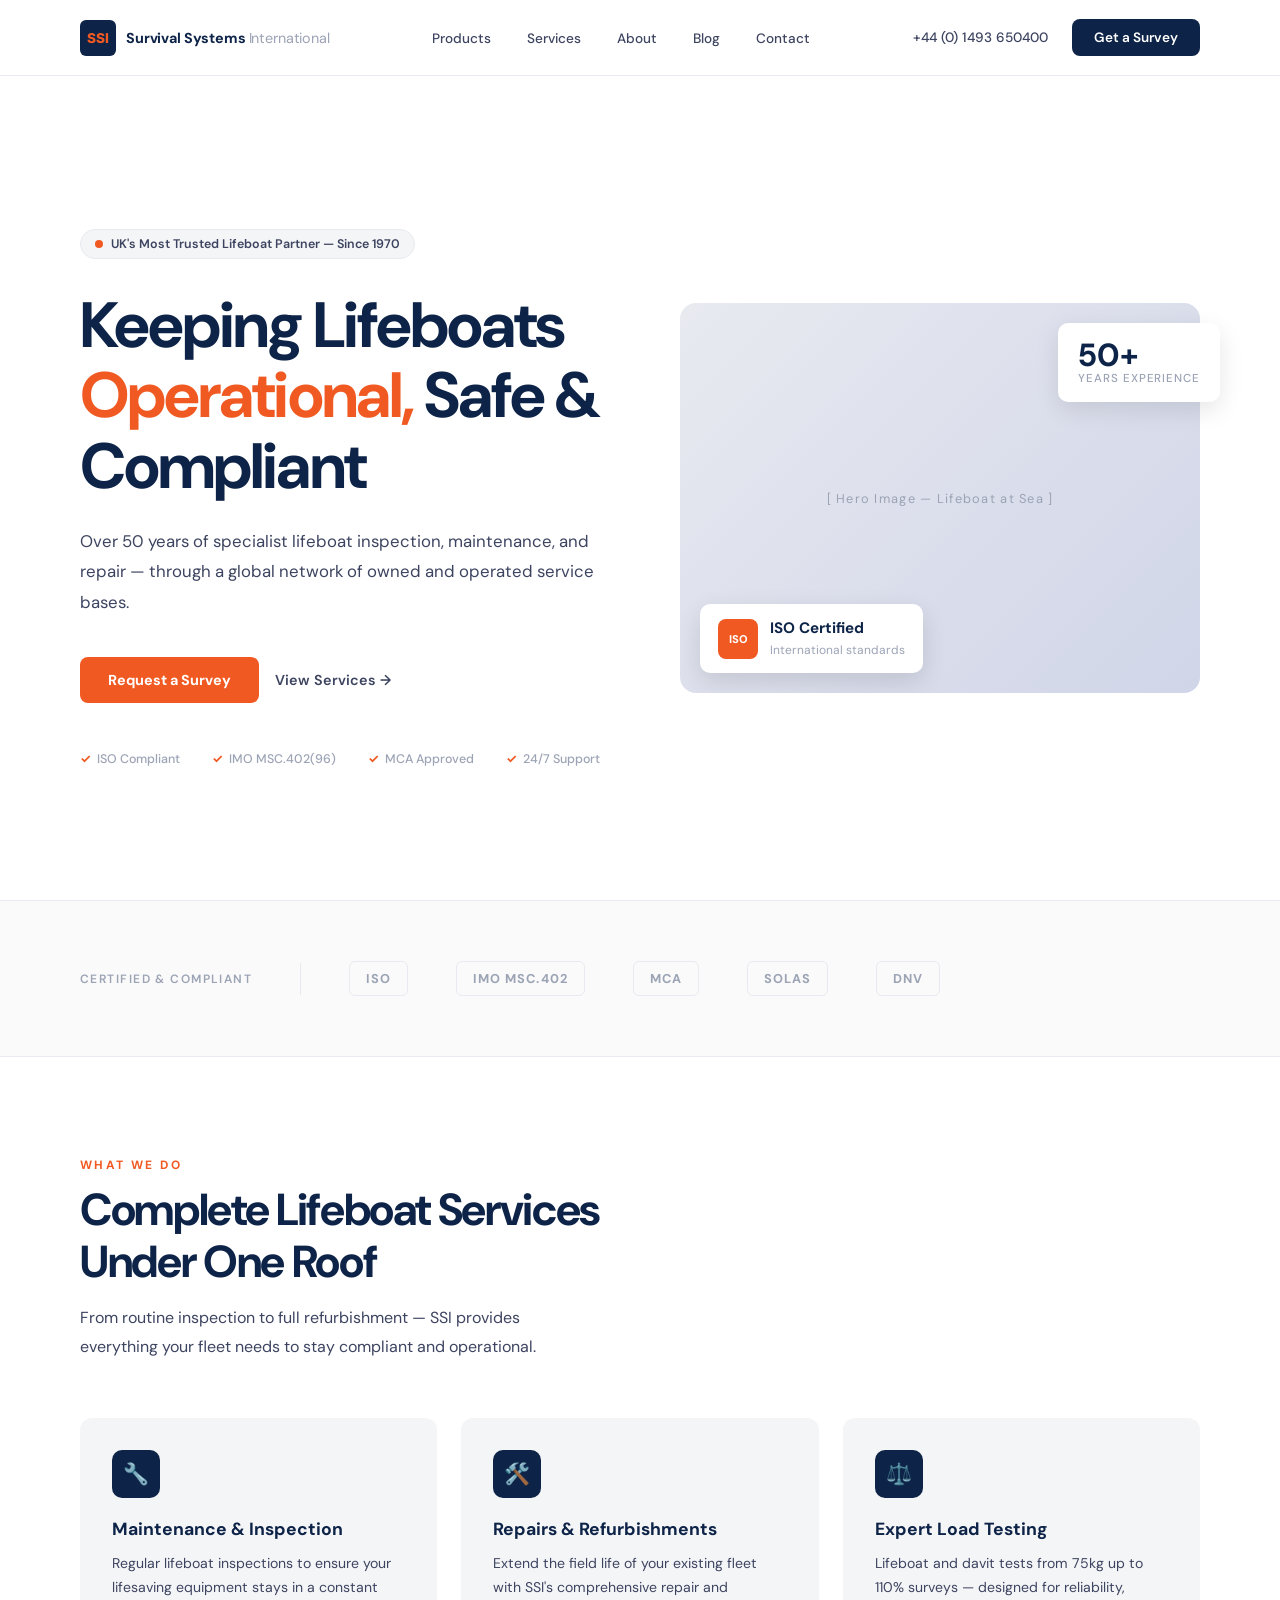
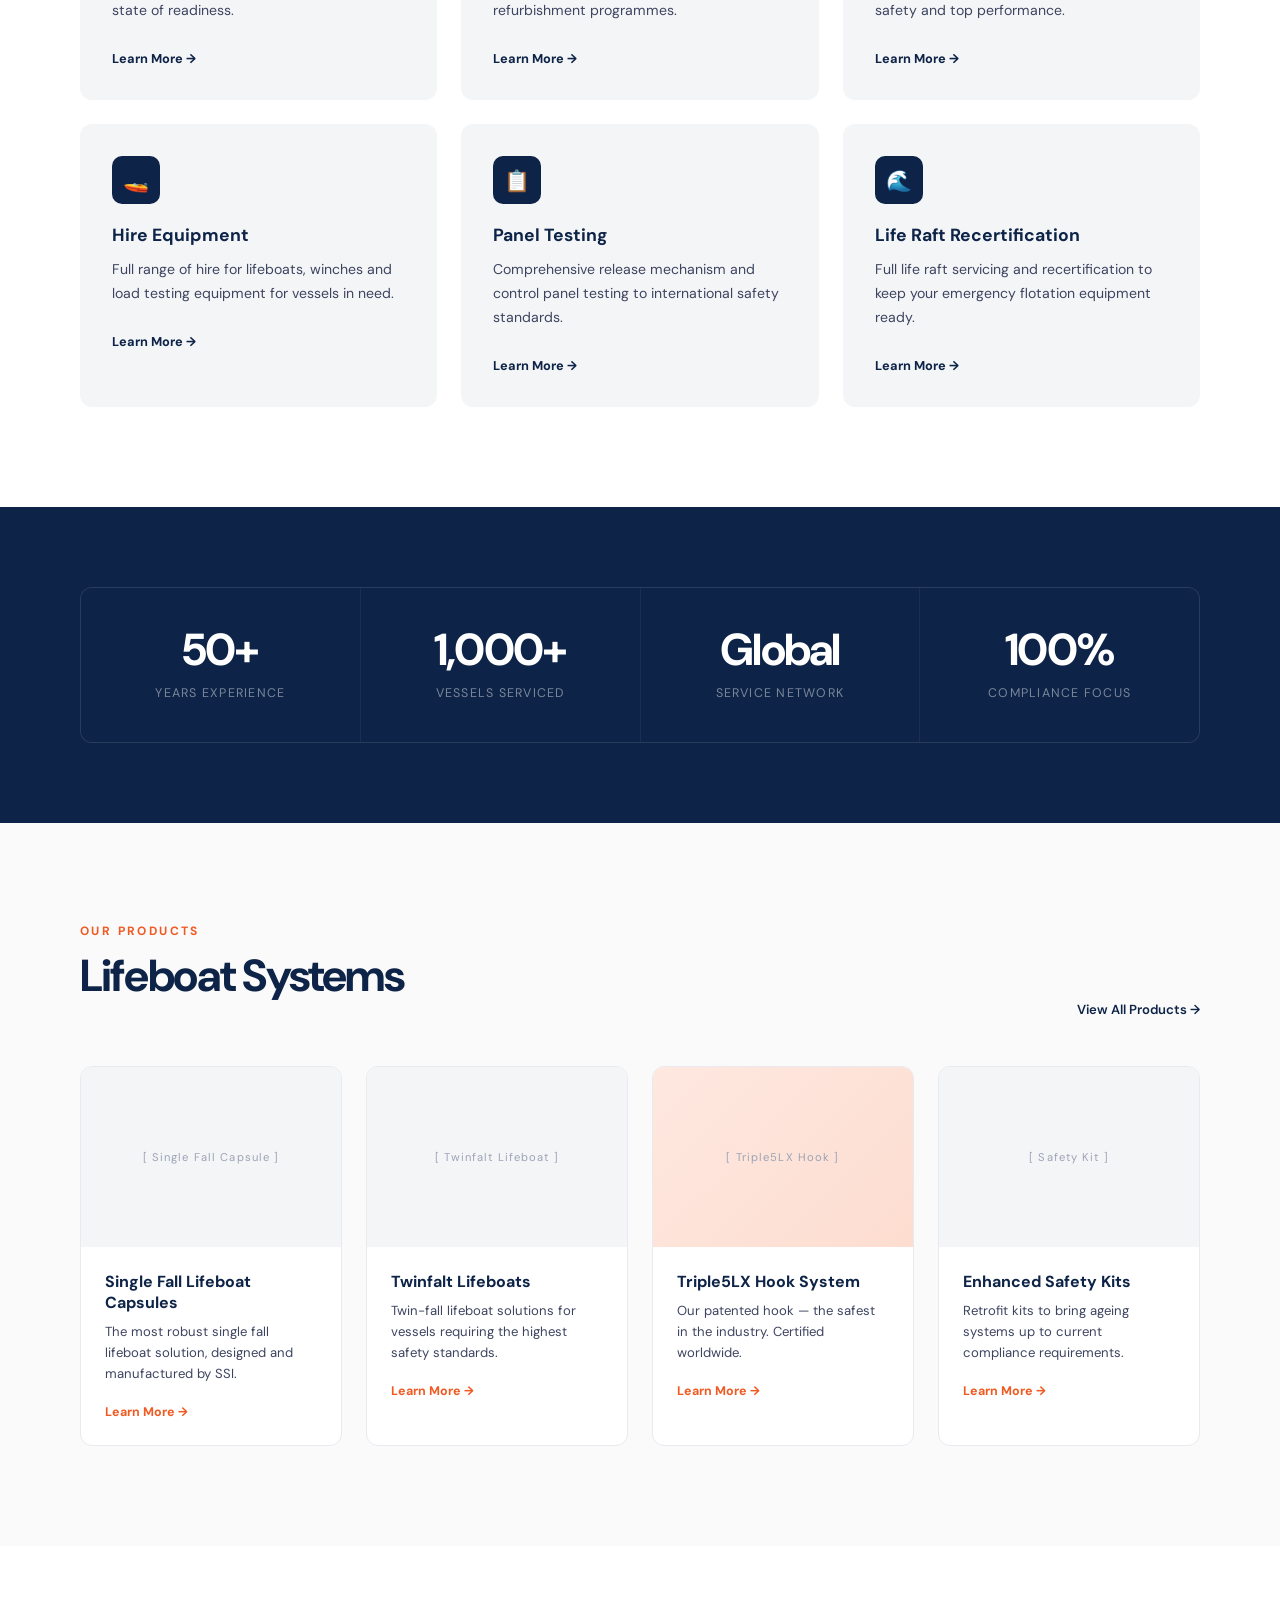
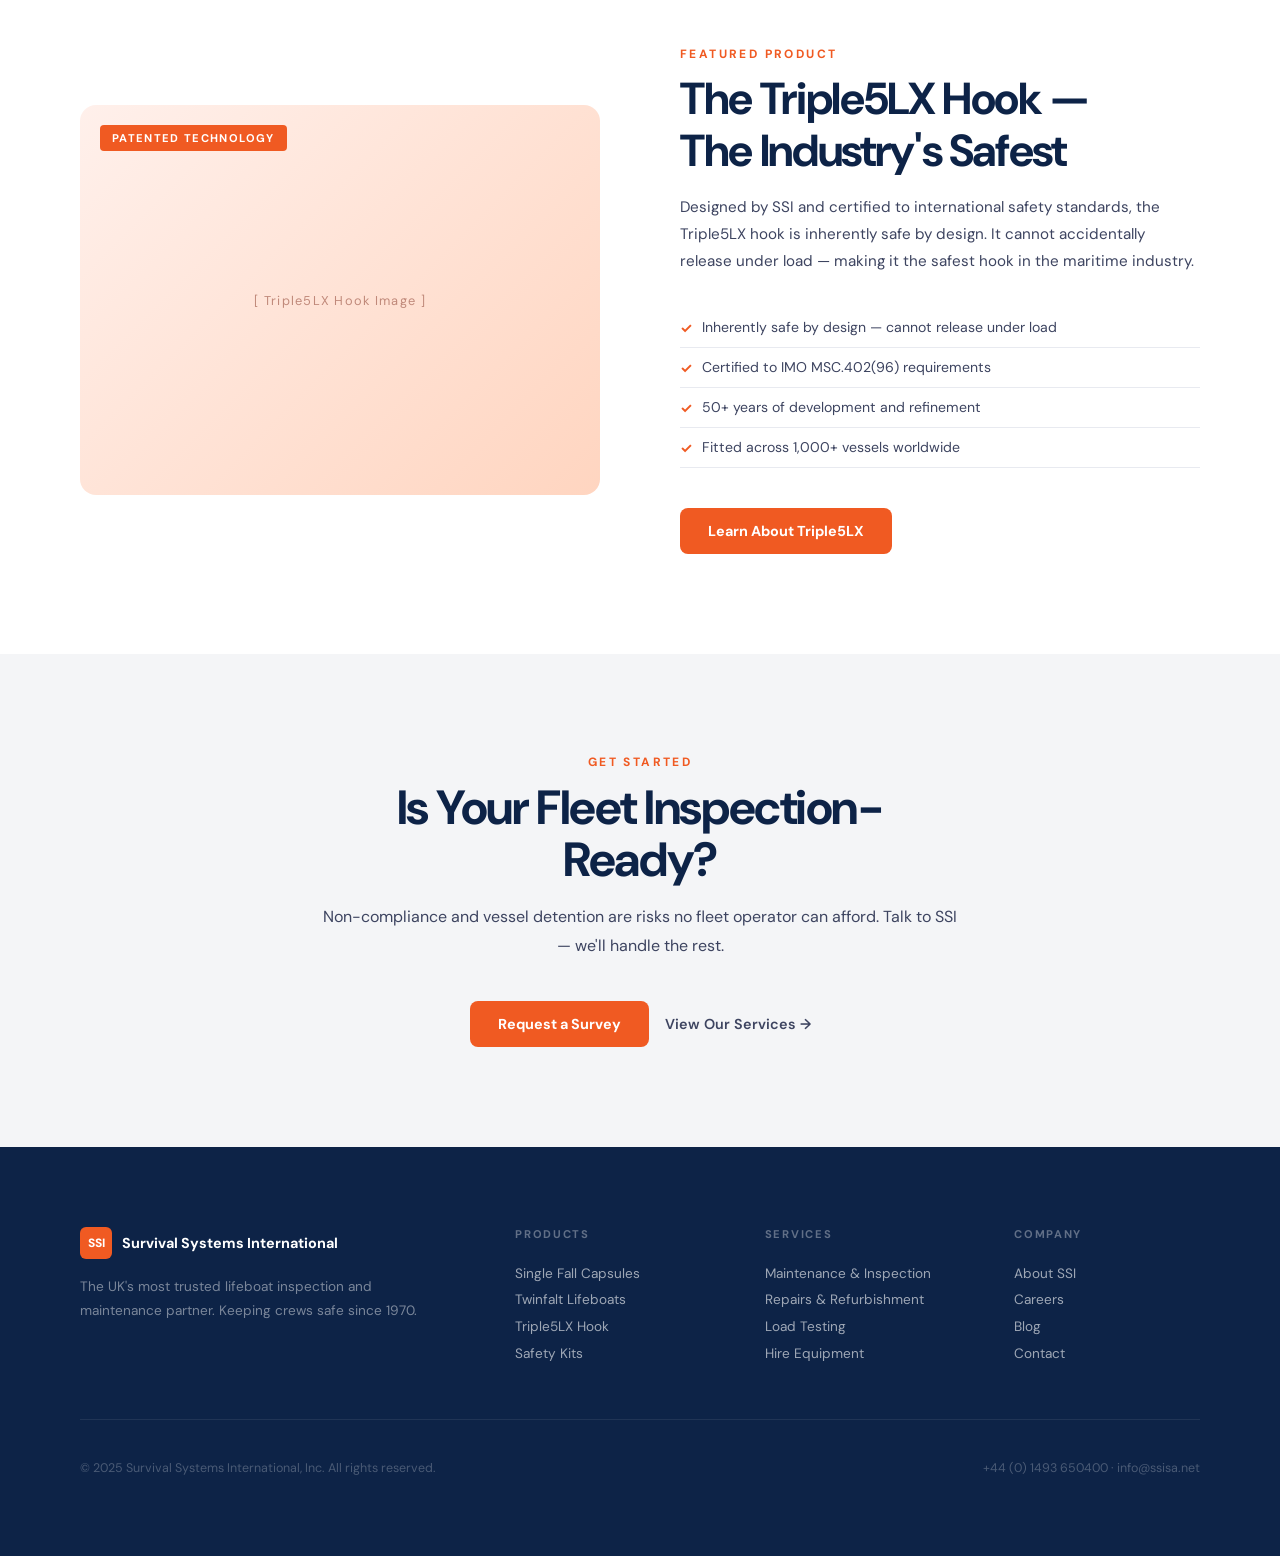
<file: redesign/template-4-modern-minimal.html>
<!DOCTYPE html>
<html lang="en">
<head>
<meta charset="UTF-8">
<meta name="viewport" content="width=device-width, initial-scale=1.0">
<title>SSI — Template 4: Modern Minimal</title>
<link href="https://fonts.googleapis.com/css2?family=Inter:wght@300;400;500;600;700&family=DM+Sans:wght@400;500;700&display=swap" rel="stylesheet">
<style>
  *, *::before, *::after { box-sizing: border-box; margin: 0; padding: 0; }
  :root {
    --navy: #0D2347;
    --blue-mid: #1A3D7F;
    --orange: #F05A22;
    --white: #FFFFFF;
    --off-white: #FAFAFA;
    --gray-100: #F4F5F7;
    --gray-200: #E8EAF0;
    --gray-400: #9BA3B5;
    --gray-700: #3D4460;
    --text: #1A1F35;
  }
  html { scroll-behavior: smooth; }
  body { font-family: 'DM Sans', 'Inter', sans-serif; background: white; color: var(--text); -webkit-font-smoothing: antialiased; }

  /* NAV */
  nav {
    padding: 0 80px; height: 76px;
    display: flex; align-items: center; justify-content: space-between;
    position: sticky; top: 0; z-index: 100;
    background: rgba(255,255,255,0.92);
    backdrop-filter: blur(16px);
    border-bottom: 1px solid var(--gray-200);
  }
  .logo { display: flex; align-items: center; gap: 10px; text-decoration: none; }
  .logo-mark { width: 36px; height: 36px; background: var(--navy); border-radius: 6px; display: flex; align-items: center; justify-content: center; }
  .logo-mark span { color: var(--orange); font-weight: 800; font-size: 0.85rem; font-family: 'Inter', sans-serif; letter-spacing: -0.02em; }
  .logo-text { font-size: 0.9rem; font-weight: 700; color: var(--navy); letter-spacing: -0.01em; }
  .logo-text span { color: var(--gray-400); font-weight: 400; }
  .nav-links { display: flex; gap: 0.5rem; list-style: none; }
  .nav-links a { font-size: 0.85rem; font-weight: 500; color: var(--gray-700); text-decoration: none; padding: 8px 14px; border-radius: 6px; transition: all 0.2s; }
  .nav-links a:hover { background: var(--gray-100); color: var(--navy); }
  .nav-right { display: flex; align-items: center; gap: 1.5rem; }
  .nav-phone { font-size: 0.85rem; color: var(--gray-700); font-weight: 500; }
  .btn-primary { background: var(--navy); color: white; font-weight: 600; font-size: 0.85rem; padding: 10px 22px; border-radius: 8px; text-decoration: none; transition: all 0.2s; }
  .btn-primary:hover { background: var(--blue-mid); transform: translateY(-1px); box-shadow: 0 4px 12px rgba(13,35,71,0.25); }

  /* HERO */
  .hero { padding: 100px 80px 80px; max-width: 1400px; margin: 0 auto; display: grid; grid-template-columns: 1fr 1fr; gap: 80px; align-items: center; min-height: calc(100vh - 76px); }
  .hero-left { max-width: 560px; }
  .hero-badge {
    display: inline-flex; align-items: center; gap: 8px;
    background: var(--gray-100); border: 1px solid var(--gray-200);
    padding: 6px 14px; border-radius: 100px;
    font-size: 0.78rem; font-weight: 600; color: var(--gray-700);
    margin-bottom: 2rem;
  }
  .hero-badge-dot { width: 8px; height: 8px; background: var(--orange); border-radius: 50%; }
  .hero h1 {
    font-family: 'DM Sans', sans-serif;
    font-size: clamp(2.5rem, 5vw, 4rem);
    font-weight: 700; line-height: 1.1;
    color: var(--navy); margin-bottom: 1.5rem;
    letter-spacing: -0.03em;
  }
  .hero h1 .accent { color: var(--orange); }
  .hero-p { font-size: 1.05rem; color: var(--gray-700); line-height: 1.8; margin-bottom: 2.5rem; }
  .hero-actions { display: flex; gap: 1rem; align-items: center; margin-bottom: 3rem; }
  .btn-cta { background: var(--orange); color: white; font-weight: 700; font-size: 0.9rem; padding: 14px 28px; border-radius: 8px; text-decoration: none; transition: all 0.25s; display: inline-block; }
  .btn-cta:hover { background: #D44A18; transform: translateY(-2px); box-shadow: 0 8px 24px rgba(240,90,34,0.3); }
  .btn-text { color: var(--gray-700); font-weight: 600; font-size: 0.9rem; text-decoration: none; display: inline-flex; align-items: center; gap: 6px; transition: gap 0.2s; }
  .btn-text:hover { color: var(--navy); gap: 10px; }
  .hero-trust { display: flex; gap: 2rem; flex-wrap: wrap; }
  .trust-chip { display: flex; align-items: center; gap: 6px; font-size: 0.78rem; color: var(--gray-400); font-weight: 500; }
  .trust-chip::before { content: '✓'; color: var(--orange); font-weight: 700; }
  .hero-right { position: relative; }
  .hero-visual { background: var(--gray-100); border-radius: 16px; overflow: hidden; aspect-ratio: 4/3; position: relative; display: flex; align-items: center; justify-content: center; }
  .hero-visual-inner { width: 100%; height: 100%; background: linear-gradient(135deg, #E8EAF0 0%, #D0D5E8 100%); display: flex; align-items: center; justify-content: center; font-size: 0.8rem; color: var(--gray-400); letter-spacing: 0.1em; }
  .hero-visual-badge { position: absolute; bottom: 20px; left: 20px; background: white; border-radius: 10px; padding: 14px 18px; box-shadow: 0 8px 24px rgba(0,0,0,0.12); display: flex; align-items: center; gap: 12px; }
  .hero-visual-badge .badge-icon { width: 40px; height: 40px; background: var(--orange); border-radius: 8px; display: flex; align-items: center; justify-content: center; color: white; font-weight: 800; font-size: 0.7rem; }
  .hero-visual-badge .badge-text strong { display: block; font-size: 0.95rem; font-weight: 700; color: var(--navy); }
  .hero-visual-badge .badge-text span { font-size: 0.75rem; color: var(--gray-400); }
  .hero-stat-card { position: absolute; top: 20px; right: -20px; background: white; border-radius: 10px; padding: 16px 20px; box-shadow: 0 8px 24px rgba(0,0,0,0.1); }
  .hero-stat-card .big { font-size: 2rem; font-weight: 700; color: var(--navy); line-height: 1; }
  .hero-stat-card .small { font-size: 0.72rem; color: var(--gray-400); font-weight: 500; text-transform: uppercase; letter-spacing: 0.08em; }

  /* LOGOS / TRUST */
  .trust-section { padding: 60px 80px; border-top: 1px solid var(--gray-200); border-bottom: 1px solid var(--gray-200); background: var(--off-white); }
  .trust-inner { max-width: 1200px; margin: 0 auto; display: flex; align-items: center; gap: 3rem; }
  .trust-label { font-size: 0.75rem; font-weight: 600; color: var(--gray-400); text-transform: uppercase; letter-spacing: 0.12em; white-space: nowrap; }
  .trust-divider { width: 1px; height: 32px; background: var(--gray-200); }
  .trust-logos { display: flex; gap: 3rem; align-items: center; flex-wrap: wrap; }
  .trust-logo { font-size: 0.8rem; font-weight: 700; color: var(--gray-400); letter-spacing: 0.08em; text-transform: uppercase; padding: 8px 16px; border: 1px solid var(--gray-200); border-radius: 6px; }

  /* SERVICES */
  .services { padding: 100px 80px; max-width: 1400px; margin: 0 auto; }
  .section-eyebrow { font-size: 0.75rem; font-weight: 700; letter-spacing: 0.2em; text-transform: uppercase; color: var(--orange); margin-bottom: 12px; display: block; }
  .section-h { font-family: 'DM Sans', sans-serif; font-size: clamp(1.8rem, 3.5vw, 2.8rem); font-weight: 700; color: var(--navy); margin-bottom: 1rem; letter-spacing: -0.03em; line-height: 1.15; }
  .section-sub { font-size: 1rem; color: var(--gray-700); max-width: 500px; line-height: 1.8; margin-bottom: 3.5rem; }
  .services-grid { display: grid; grid-template-columns: repeat(3, 1fr); gap: 1.5rem; }
  .service-card { background: var(--gray-100); border-radius: 12px; padding: 2rem; transition: all 0.3s; position: relative; overflow: hidden; }
  .service-card::before { content: ''; position: absolute; inset: 0; border-radius: 12px; border: 2px solid transparent; transition: border-color 0.3s; }
  .service-card:hover { background: white; box-shadow: 0 16px 48px rgba(13,35,71,0.1); transform: translateY(-4px); }
  .service-card:hover::before { border-color: var(--gray-200); }
  .service-icon { width: 48px; height: 48px; background: var(--navy); border-radius: 10px; display: flex; align-items: center; justify-content: center; margin-bottom: 1.25rem; font-size: 1.3rem; }
  .service-card h3 { font-size: 1.1rem; font-weight: 700; color: var(--navy); margin-bottom: 0.75rem; }
  .service-card p { font-size: 0.88rem; color: var(--gray-700); line-height: 1.7; margin-bottom: 1.5rem; }
  .service-link { font-size: 0.8rem; font-weight: 700; color: var(--navy); text-decoration: none; display: inline-flex; align-items: center; gap: 6px; transition: gap 0.2s, color 0.2s; }
  .service-link:hover { color: var(--orange); gap: 10px; }

  /* STATS */
  .stats { padding: 80px; background: var(--navy); }
  .stats-inner { max-width: 1200px; margin: 0 auto; display: grid; grid-template-columns: repeat(4, 1fr); gap: 1px; background: rgba(255,255,255,0.06); border: 1px solid rgba(255,255,255,0.06); border-radius: 12px; overflow: hidden; }
  .stat-item { padding: 2.5rem; text-align: center; background: var(--navy); }
  .stat-item .n { font-family: 'DM Sans', sans-serif; font-size: 2.8rem; font-weight: 700; color: white; display: block; letter-spacing: -0.04em; line-height: 1; margin-bottom: 0.5rem; }
  .stat-item .l { font-size: 0.78rem; color: rgba(255,255,255,0.45); text-transform: uppercase; letter-spacing: 0.1em; }

  /* PRODUCTS */
  .products { padding: 100px 80px; background: var(--off-white); }
  .products-inner { max-width: 1400px; margin: 0 auto; }
  .products-header { display: flex; justify-content: space-between; align-items: flex-end; margin-bottom: 3rem; }
  .view-all { font-size: 0.82rem; font-weight: 600; color: var(--navy); text-decoration: none; display: inline-flex; align-items: center; gap: 6px; }
  .view-all:hover { color: var(--orange); }
  .products-grid { display: grid; grid-template-columns: repeat(4, 1fr); gap: 1.5rem; }
  .product-card { background: white; border-radius: 12px; overflow: hidden; border: 1px solid var(--gray-200); transition: all 0.3s; }
  .product-card:hover { border-color: transparent; box-shadow: 0 16px 48px rgba(13,35,71,0.1); transform: translateY(-4px); }
  .product-thumb { height: 180px; background: var(--gray-100); display: flex; align-items: center; justify-content: center; font-size: 0.7rem; color: var(--gray-400); letter-spacing: 0.1em; }
  .product-body { padding: 1.5rem; }
  .product-body h3 { font-size: 1rem; font-weight: 700; color: var(--navy); margin-bottom: 0.5rem; }
  .product-body p { font-size: 0.82rem; color: var(--gray-700); line-height: 1.6; margin-bottom: 1rem; }
  .product-link { font-size: 0.78rem; font-weight: 700; color: var(--orange); text-decoration: none; }

  /* FEATURED */
  .featured { padding: 100px 80px; max-width: 1400px; margin: 0 auto; }
  .featured-layout { display: grid; grid-template-columns: 1fr 1fr; gap: 80px; align-items: center; }
  .featured-img { background: var(--gray-100); border-radius: 16px; aspect-ratio: 4/3; display: flex; align-items: center; justify-content: center; font-size: 0.8rem; color: var(--gray-400); letter-spacing: 0.1em; position: relative; overflow: hidden; }
  .featured-tag { position: absolute; top: 20px; left: 20px; background: var(--orange); color: white; font-size: 0.7rem; font-weight: 700; letter-spacing: 0.12em; text-transform: uppercase; padding: 6px 12px; border-radius: 4px; }
  .featured-content .section-h { max-width: 440px; }
  .featured-content p { font-size: 0.95rem; color: var(--gray-700); line-height: 1.8; margin-bottom: 2rem; }
  .checklist { list-style: none; margin-bottom: 2.5rem; }
  .checklist li { display: flex; align-items: flex-start; gap: 10px; padding: 10px 0; border-bottom: 1px solid var(--gray-200); font-size: 0.88rem; color: var(--gray-700); }
  .checklist li::before { content: '✓'; color: var(--orange); font-weight: 700; flex-shrink: 0; padding-top: 1px; }

  /* CTA */
  .cta { background: var(--gray-100); padding: 100px 80px; text-align: center; }
  .cta-inner { max-width: 640px; margin: 0 auto; }
  .cta-inner h2 { font-family: 'DM Sans', sans-serif; font-size: clamp(2rem, 4vw, 3rem); font-weight: 700; color: var(--navy); letter-spacing: -0.03em; line-height: 1.1; margin-bottom: 1rem; }
  .cta-inner p { font-size: 1rem; color: var(--gray-700); line-height: 1.8; margin-bottom: 2.5rem; }
  .cta-actions { display: flex; gap: 1rem; justify-content: center; }

  /* FOOTER */
  footer { background: var(--navy); padding: 80px; }
  .footer-inner { max-width: 1200px; margin: 0 auto; }
  .footer-top { display: grid; grid-template-columns: 2fr 1fr 1fr 1fr; gap: 4rem; padding-bottom: 3rem; border-bottom: 1px solid rgba(255,255,255,0.08); }
  .footer-logo { display: flex; align-items: center; gap: 10px; margin-bottom: 1rem; }
  .footer-logo-mark { width: 32px; height: 32px; background: var(--orange); border-radius: 6px; display: flex; align-items: center; justify-content: center; }
  .footer-logo-mark span { color: white; font-weight: 800; font-size: 0.75rem; }
  .footer-logo-text { font-size: 0.9rem; font-weight: 700; color: white; }
  .footer-brand p { color: rgba(255,255,255,0.45); font-size: 0.85rem; line-height: 1.8; }
  .footer-col h5 { font-size: 0.7rem; font-weight: 700; letter-spacing: 0.15em; text-transform: uppercase; color: rgba(255,255,255,0.35); margin-bottom: 1.5rem; }
  .footer-col a { display: block; color: rgba(255,255,255,0.6); text-decoration: none; font-size: 0.85rem; margin-bottom: 0.6rem; transition: color 0.2s; }
  .footer-col a:hover { color: white; }
  .footer-bottom { display: flex; justify-content: space-between; margin-top: 2.5rem; align-items: center; }
  .footer-bottom p { font-size: 0.78rem; color: rgba(255,255,255,0.25); }
</style>
</head>
<body>

<!-- NAV -->
<nav>
  <a href="#" class="logo">
    <div class="logo-mark"><span>SSI</span></div>
    <div class="logo-text">Survival Systems <span>International</span></div>
  </a>
  <ul class="nav-links">
    <li><a href="#">Products</a></li>
    <li><a href="#">Services</a></li>
    <li><a href="#">About</a></li>
    <li><a href="#">Blog</a></li>
    <li><a href="#">Contact</a></li>
  </ul>
  <div class="nav-right">
    <div class="nav-phone">+44 (0) 1493 650400</div>
    <a href="#" class="btn-primary">Get a Survey</a>
  </div>
</nav>

<!-- HERO -->
<div class="hero">
  <div class="hero-left">
    <div class="hero-badge"><span class="hero-badge-dot"></span>UK's Most Trusted Lifeboat Partner — Since 1970</div>
    <h1>Keeping Lifeboats <span class="accent">Operational,</span> Safe & Compliant</h1>
    <p class="hero-p">Over 50 years of specialist lifeboat inspection, maintenance, and repair — through a global network of owned and operated service bases.</p>
    <div class="hero-actions">
      <a href="#" class="btn-cta">Request a Survey</a>
      <a href="#" class="btn-text">View Services →</a>
    </div>
    <div class="hero-trust">
      <div class="trust-chip">ISO Compliant</div>
      <div class="trust-chip">IMO MSC.402(96)</div>
      <div class="trust-chip">MCA Approved</div>
      <div class="trust-chip">24/7 Support</div>
    </div>
  </div>
  <div class="hero-right">
    <div class="hero-visual">
      <div class="hero-visual-inner">[ Hero Image — Lifeboat at Sea ]</div>
      <div class="hero-visual-badge">
        <div class="badge-icon">ISO</div>
        <div class="badge-text"><strong>ISO Certified</strong><span>International standards</span></div>
      </div>
    </div>
    <div class="hero-stat-card">
      <div class="big">50+</div>
      <div class="small">Years Experience</div>
    </div>
  </div>
</div>

<!-- TRUST -->
<section class="trust-section">
  <div class="trust-inner">
    <div class="trust-label">Certified & Compliant</div>
    <div class="trust-divider"></div>
    <div class="trust-logos">
      <div class="trust-logo">ISO</div>
      <div class="trust-logo">IMO MSC.402</div>
      <div class="trust-logo">MCA</div>
      <div class="trust-logo">SOLAS</div>
      <div class="trust-logo">DNV</div>
    </div>
  </div>
</section>

<!-- SERVICES -->
<section class="services">
  <span class="section-eyebrow">What We Do</span>
  <h2 class="section-h">Complete Lifeboat Services<br>Under One Roof</h2>
  <p class="section-sub">From routine inspection to full refurbishment — SSI provides everything your fleet needs to stay compliant and operational.</p>
  <div class="services-grid">
    <div class="service-card">
      <div class="service-icon">🔧</div>
      <h3>Maintenance & Inspection</h3>
      <p>Regular lifeboat inspections to ensure your lifesaving equipment stays in a constant state of readiness.</p>
      <a href="#" class="service-link">Learn More →</a>
    </div>
    <div class="service-card">
      <div class="service-icon">🛠️</div>
      <h3>Repairs & Refurbishments</h3>
      <p>Extend the field life of your existing fleet with SSI's comprehensive repair and refurbishment programmes.</p>
      <a href="#" class="service-link">Learn More →</a>
    </div>
    <div class="service-card">
      <div class="service-icon">⚖️</div>
      <h3>Expert Load Testing</h3>
      <p>Lifeboat and davit tests from 75kg up to 110% surveys — designed for reliability, safety and top performance.</p>
      <a href="#" class="service-link">Learn More →</a>
    </div>
    <div class="service-card">
      <div class="service-icon">🚤</div>
      <h3>Hire Equipment</h3>
      <p>Full range of hire for lifeboats, winches and load testing equipment for vessels in need.</p>
      <a href="#" class="service-link">Learn More →</a>
    </div>
    <div class="service-card">
      <div class="service-icon">📋</div>
      <h3>Panel Testing</h3>
      <p>Comprehensive release mechanism and control panel testing to international safety standards.</p>
      <a href="#" class="service-link">Learn More →</a>
    </div>
    <div class="service-card">
      <div class="service-icon">🌊</div>
      <h3>Life Raft Recertification</h3>
      <p>Full life raft servicing and recertification to keep your emergency flotation equipment ready.</p>
      <a href="#" class="service-link">Learn More →</a>
    </div>
  </div>
</section>

<!-- STATS -->
<section class="stats">
  <div class="stats-inner">
    <div class="stat-item"><span class="n">50+</span><span class="l">Years Experience</span></div>
    <div class="stat-item"><span class="n">1,000+</span><span class="l">Vessels Serviced</span></div>
    <div class="stat-item"><span class="n">Global</span><span class="l">Service Network</span></div>
    <div class="stat-item"><span class="n">100%</span><span class="l">Compliance Focus</span></div>
  </div>
</section>

<!-- PRODUCTS -->
<section class="products">
  <div class="products-inner">
    <div class="products-header">
      <div>
        <span class="section-eyebrow">Our Products</span>
        <h2 class="section-h">Lifeboat Systems</h2>
      </div>
      <a href="#" class="view-all">View All Products →</a>
    </div>
    <div class="products-grid">
      <div class="product-card">
        <div class="product-thumb">[ Single Fall Capsule ]</div>
        <div class="product-body">
          <h3>Single Fall Lifeboat Capsules</h3>
          <p>The most robust single fall lifeboat solution, designed and manufactured by SSI.</p>
          <a href="#" class="product-link">Learn More →</a>
        </div>
      </div>
      <div class="product-card">
        <div class="product-thumb">[ Twinfalt Lifeboat ]</div>
        <div class="product-body">
          <h3>Twinfalt Lifeboats</h3>
          <p>Twin-fall lifeboat solutions for vessels requiring the highest safety standards.</p>
          <a href="#" class="product-link">Learn More →</a>
        </div>
      </div>
      <div class="product-card">
        <div class="product-thumb" style="background:linear-gradient(135deg,#FEE8E0,#FDDDD0)">[ Triple5LX Hook ]</div>
        <div class="product-body">
          <h3>Triple5LX Hook System</h3>
          <p>Our patented hook — the safest in the industry. Certified worldwide.</p>
          <a href="#" class="product-link">Learn More →</a>
        </div>
      </div>
      <div class="product-card">
        <div class="product-thumb">[ Safety Kit ]</div>
        <div class="product-body">
          <h3>Enhanced Safety Kits</h3>
          <p>Retrofit kits to bring ageing systems up to current compliance requirements.</p>
          <a href="#" class="product-link">Learn More →</a>
        </div>
      </div>
    </div>
  </div>
</section>

<!-- FEATURED — Triple5LX -->
<section class="featured">
  <div class="featured-layout">
    <div class="featured-img">
      <div style="width:100%;height:100%;background:linear-gradient(135deg,#FFF0EB,#FFD5C0);display:flex;align-items:center;justify-content:center;font-size:0.8rem;color:#C0897A;letter-spacing:0.1em;">[ Triple5LX Hook Image ]</div>
      <div class="featured-tag">Patented Technology</div>
    </div>
    <div class="featured-content">
      <span class="section-eyebrow">Featured Product</span>
      <h2 class="section-h">The Triple5LX Hook — The Industry's Safest</h2>
      <p>Designed by SSI and certified to international safety standards, the Triple5LX hook is inherently safe by design. It cannot accidentally release under load — making it the safest hook in the maritime industry.</p>
      <ul class="checklist">
        <li>Inherently safe by design — cannot release under load</li>
        <li>Certified to IMO MSC.402(96) requirements</li>
        <li>50+ years of development and refinement</li>
        <li>Fitted across 1,000+ vessels worldwide</li>
      </ul>
      <a href="#" class="btn-cta">Learn About Triple5LX</a>
    </div>
  </div>
</section>

<!-- CTA -->
<section class="cta">
  <div class="cta-inner">
    <span class="section-eyebrow">Get Started</span>
    <h2>Is Your Fleet Inspection-Ready?</h2>
    <p>Non-compliance and vessel detention are risks no fleet operator can afford. Talk to SSI — we'll handle the rest.</p>
    <div class="cta-actions">
      <a href="#" class="btn-cta">Request a Survey</a>
      <a href="#" class="btn-text">View Our Services →</a>
    </div>
  </div>
</section>

<!-- FOOTER -->
<footer>
  <div class="footer-inner">
    <div class="footer-top">
      <div class="footer-brand">
        <div class="footer-logo">
          <div class="footer-logo-mark"><span>SSI</span></div>
          <div class="footer-logo-text">Survival Systems International</div>
        </div>
        <p>The UK's most trusted lifeboat inspection and maintenance partner. Keeping crews safe since 1970.</p>
      </div>
      <div class="footer-col">
        <h5>Products</h5>
        <a href="#">Single Fall Capsules</a>
        <a href="#">Twinfalt Lifeboats</a>
        <a href="#">Triple5LX Hook</a>
        <a href="#">Safety Kits</a>
      </div>
      <div class="footer-col">
        <h5>Services</h5>
        <a href="#">Maintenance & Inspection</a>
        <a href="#">Repairs & Refurbishment</a>
        <a href="#">Load Testing</a>
        <a href="#">Hire Equipment</a>
      </div>
      <div class="footer-col">
        <h5>Company</h5>
        <a href="#">About SSI</a>
        <a href="#">Careers</a>
        <a href="#">Blog</a>
        <a href="#">Contact</a>
      </div>
    </div>
    <div class="footer-bottom">
      <p>© 2025 Survival Systems International, Inc. All rights reserved.</p>
      <p>+44 (0) 1493 650400 · info@ssisa.net</p>
    </div>
  </div>
</footer>

</body>
</html>
</file>
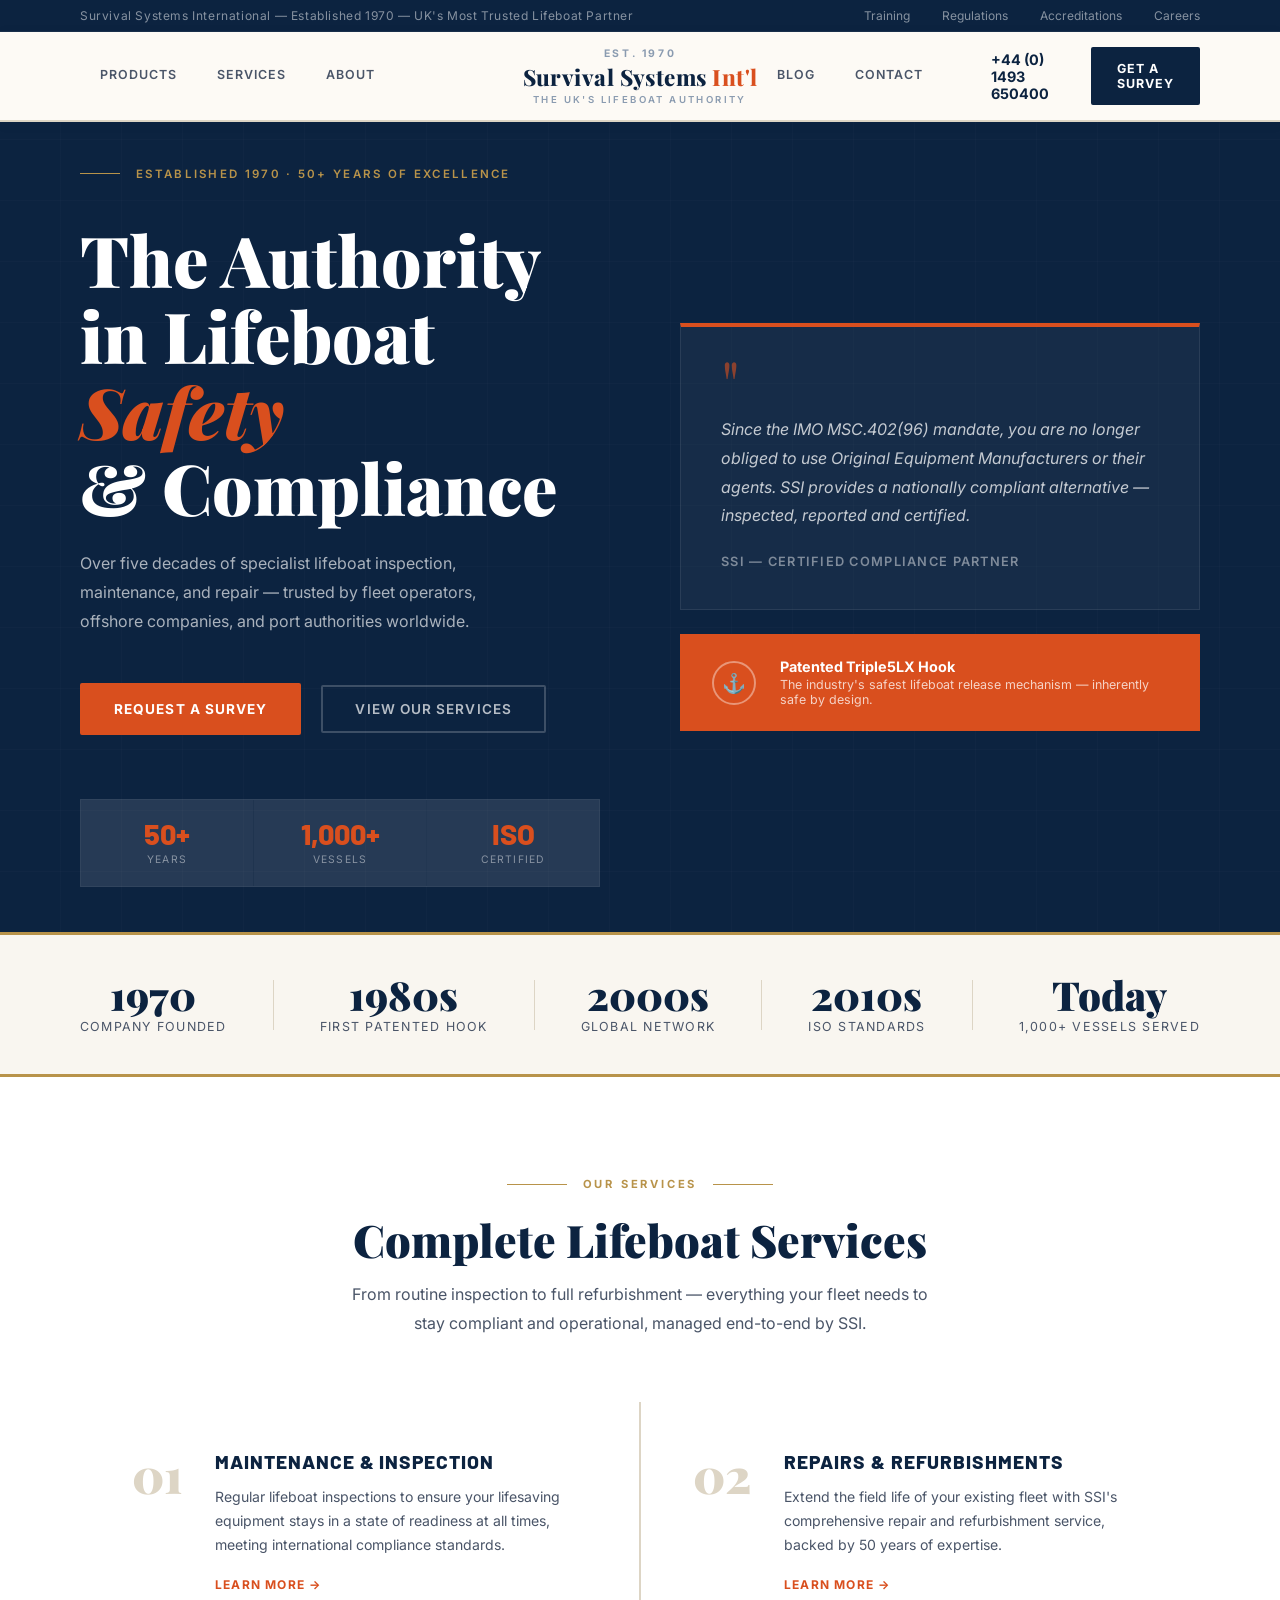
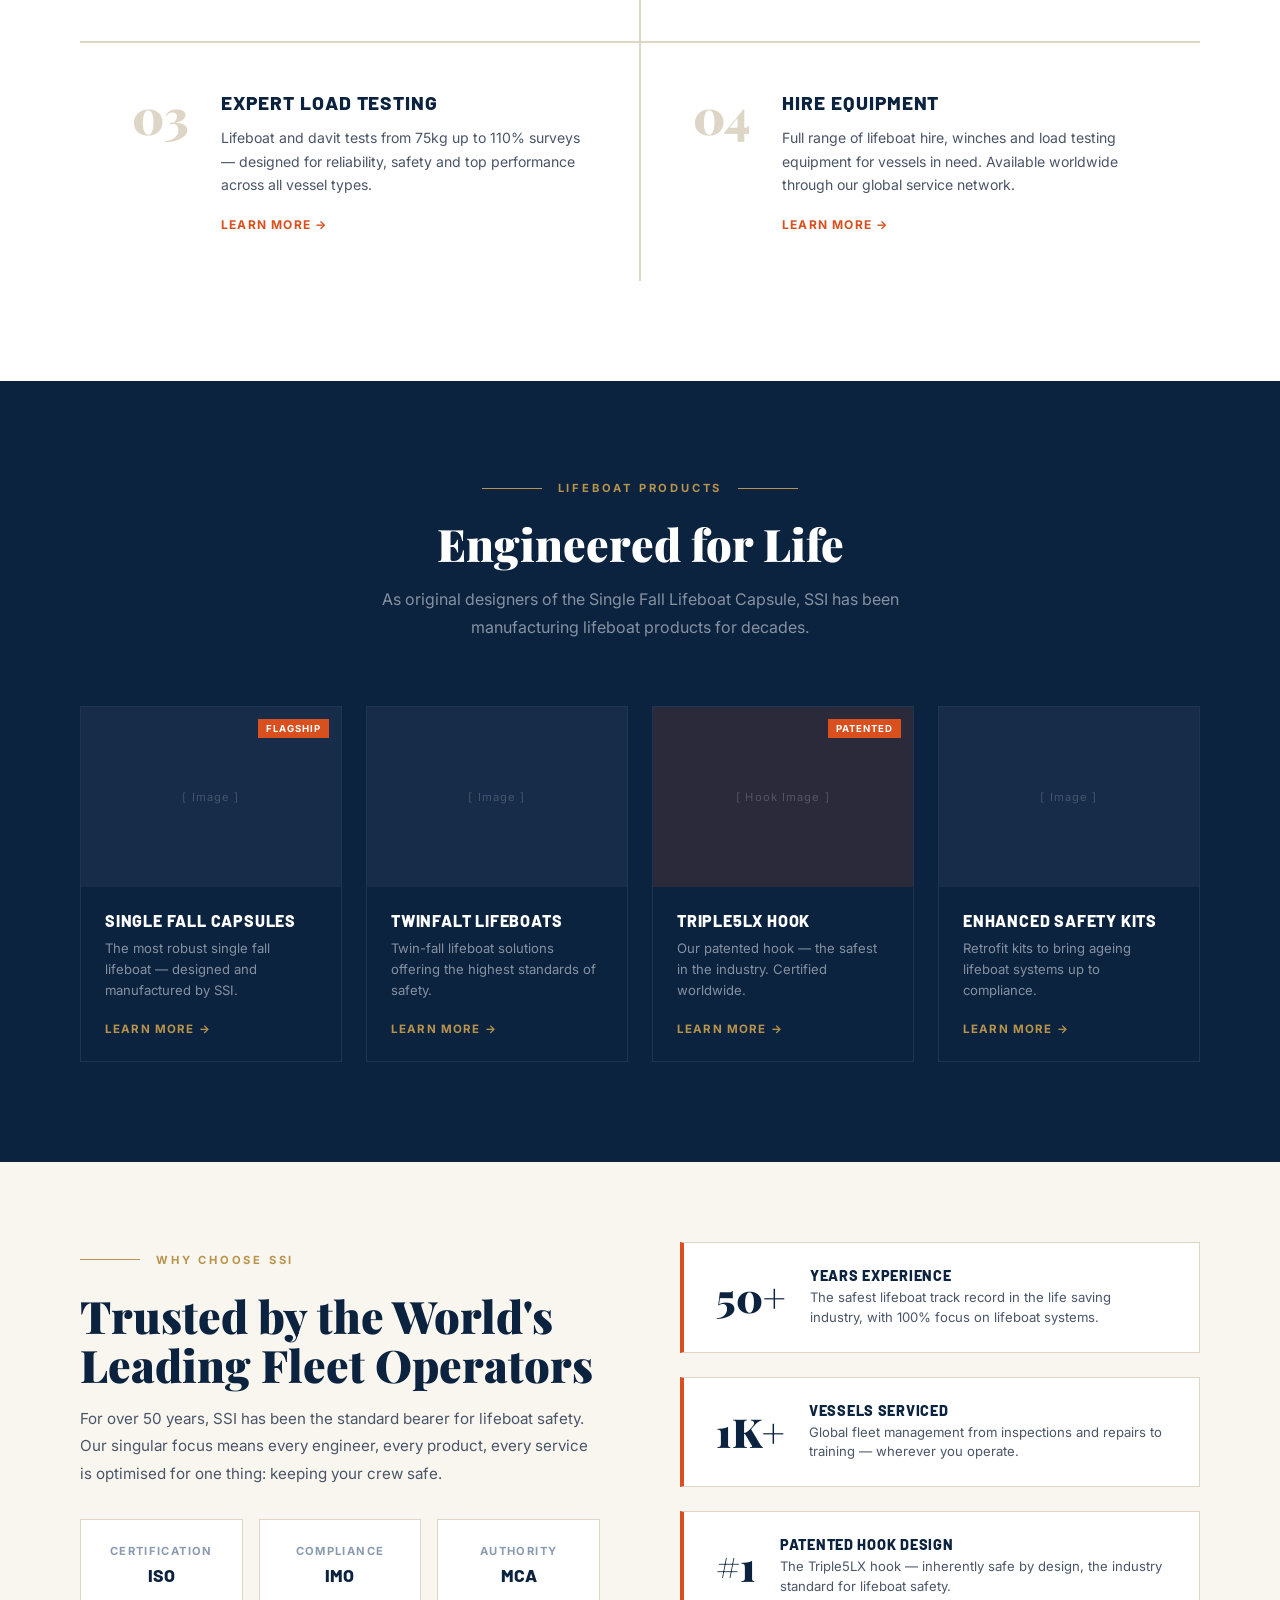
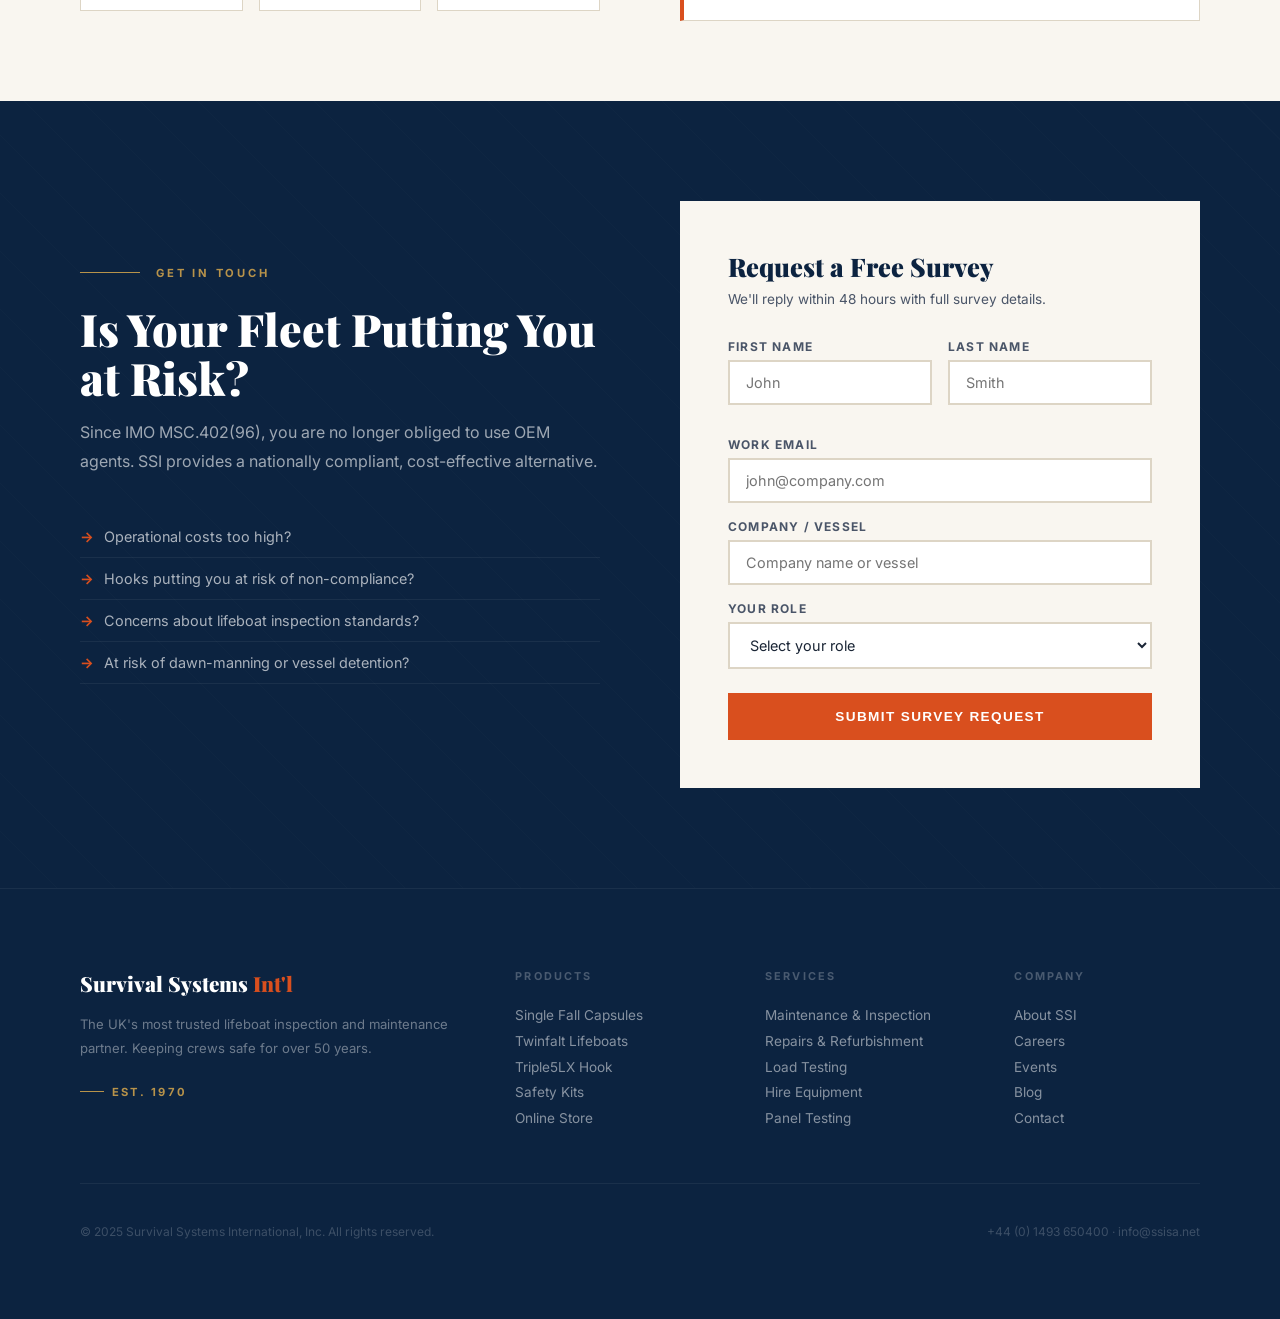
<file: redesign/template-5-maritime-heritage.html>
<!DOCTYPE html>
<html lang="en">
<head>
<meta charset="UTF-8">
<meta name="viewport" content="width=device-width, initial-scale=1.0">
<title>SSI — Template 5: Maritime Heritage</title>
<link href="https://fonts.googleapis.com/css2?family=Inter:wght@400;500;600;700&family=Playfair+Display:wght@700;800;900&family=Barlow:wght@600;700;800&display=swap" rel="stylesheet">
<style>
  *, *::before, *::after { box-sizing: border-box; margin: 0; padding: 0; }
  :root {
    --navy: #0C2340;
    --navy-mid: #163556;
    --navy-light: #1E4A73;
    --orange: #D94F1E;
    --orange-light: #F06030;
    --cream: #F9F6F0;
    --warm-white: #FDFAF5;
    --gold: #B8934A;
    --border: #DDD5C5;
    --text: #1A2535;
    --text-mid: #4A5568;
    --text-light: #8A9BB0;
  }
  html { scroll-behavior: smooth; }
  body { font-family: 'Inter', sans-serif; background: var(--warm-white); color: var(--text); -webkit-font-smoothing: antialiased; }

  /* NAV */
  .nav-top {
    background: var(--navy);
    padding: 8px 80px;
    display: flex; justify-content: space-between; align-items: center;
    border-bottom: 1px solid rgba(255,255,255,0.06);
  }
  .nav-top p { font-size: 0.75rem; color: rgba(255,255,255,0.5); letter-spacing: 0.05em; }
  .nav-top-right { display: flex; gap: 2rem; }
  .nav-top-right a { font-size: 0.75rem; color: rgba(255,255,255,0.5); text-decoration: none; transition: color 0.2s; }
  .nav-top-right a:hover { color: rgba(255,255,255,0.85); }
  nav {
    background: var(--warm-white);
    border-bottom: 2px solid var(--border);
    padding: 0 80px; height: 90px;
    display: flex; align-items: center; justify-content: space-between;
    position: sticky; top: 0; z-index: 100;
    box-shadow: 0 2px 12px rgba(12,35,64,0.06);
  }
  .logo { text-align: center; }
  .logo-top { font-size: 0.65rem; font-weight: 700; letter-spacing: 0.25em; text-transform: uppercase; color: var(--text-light); margin-bottom: 2px; }
  .logo-main { font-family: 'Playfair Display', serif; font-size: 1.4rem; font-weight: 800; color: var(--navy); letter-spacing: 0.02em; }
  .logo-main span { color: var(--orange); }
  .logo-sub { font-size: 0.6rem; font-weight: 600; letter-spacing: 0.25em; text-transform: uppercase; color: var(--text-light); margin-top: 2px; }
  .nav-links { display: flex; gap: 0; list-style: none; }
  .nav-links a { font-size: 0.78rem; font-weight: 600; letter-spacing: 0.08em; text-transform: uppercase; color: var(--text-mid); text-decoration: none; padding: 0 20px; height: 90px; display: flex; align-items: center; border-bottom: 3px solid transparent; transition: all 0.2s; }
  .nav-links a:hover { color: var(--navy); border-bottom-color: var(--orange); }
  .nav-right { display: flex; align-items: center; gap: 1.5rem; }
  .nav-phone { font-size: 0.9rem; font-weight: 700; color: var(--navy); }
  .btn-nav { background: var(--navy); color: white; font-weight: 700; font-size: 0.78rem; letter-spacing: 0.08em; text-transform: uppercase; padding: 12px 24px; border-radius: 2px; text-decoration: none; transition: all 0.2s; border: 2px solid var(--navy); }
  .btn-nav:hover { background: transparent; color: var(--navy); }

  /* HERO */
  .hero {
    background: var(--navy);
    min-height: 90vh;
    position: relative; overflow: hidden;
    display: flex; align-items: center;
    padding: 0 80px;
  }
  .hero-bg {
    position: absolute; inset: 0;
    background: url('') center/cover;
    opacity: 0.15;
  }
  .hero-pattern {
    position: absolute; inset: 0;
    background-image: repeating-linear-gradient(
      0deg, transparent, transparent 60px, rgba(255,255,255,0.015) 60px, rgba(255,255,255,0.015) 61px
    ), repeating-linear-gradient(
      90deg, transparent, transparent 60px, rgba(255,255,255,0.015) 60px, rgba(255,255,255,0.015) 61px
    );
  }
  .hero-inner { max-width: 1200px; margin: 0 auto; width: 100%; position: relative; z-index: 2; display: grid; grid-template-columns: 1fr 1fr; gap: 80px; align-items: center; }
  .hero-left {}
  .hero-established { display: flex; align-items: center; gap: 16px; margin-bottom: 2.5rem; }
  .hero-line { width: 40px; height: 1px; background: var(--gold); }
  .hero-established p { font-size: 0.72rem; font-weight: 600; letter-spacing: 0.2em; text-transform: uppercase; color: var(--gold); }
  .hero h1 {
    font-family: 'Playfair Display', serif;
    font-size: clamp(2.8rem, 5.5vw, 4.8rem);
    font-weight: 900; line-height: 1.08;
    color: white; margin-bottom: 1.5rem;
  }
  .hero h1 em { font-style: italic; color: var(--orange); }
  .hero-p { font-size: 1rem; color: rgba(255,255,255,0.65); line-height: 1.8; max-width: 460px; margin-bottom: 3rem; }
  .hero-actions { display: flex; gap: 1.25rem; align-items: center; margin-bottom: 4rem; }
  .btn-orange { background: var(--orange); color: white; font-weight: 700; font-size: 0.85rem; letter-spacing: 0.08em; text-transform: uppercase; padding: 16px 32px; border-radius: 2px; text-decoration: none; transition: all 0.25s; display: inline-block; border: 2px solid var(--orange); }
  .btn-orange:hover { background: transparent; color: var(--orange); }
  .btn-ghost { color: rgba(255,255,255,0.7); border: 2px solid rgba(255,255,255,0.2); font-weight: 600; font-size: 0.85rem; letter-spacing: 0.08em; text-transform: uppercase; padding: 14px 32px; border-radius: 2px; text-decoration: none; transition: all 0.25s; display: inline-block; }
  .btn-ghost:hover { border-color: rgba(255,255,255,0.5); color: white; }
  .hero-credentials { display: grid; grid-template-columns: repeat(3, 1fr); gap: 1px; background: rgba(255,255,255,0.08); border: 1px solid rgba(255,255,255,0.08); }
  .hero-cred { padding: 1.25rem 1rem; background: rgba(255,255,255,0.03); text-align: center; }
  .hero-cred .n { font-family: 'Barlow', sans-serif; font-size: 1.8rem; font-weight: 800; color: var(--orange); display: block; line-height: 1; }
  .hero-cred .l { font-size: 0.65rem; color: rgba(255,255,255,0.45); text-transform: uppercase; letter-spacing: 0.1em; margin-top: 4px; display: block; }
  .hero-right {}
  .hero-quote-box { background: rgba(255,255,255,0.04); border: 1px solid rgba(255,255,255,0.08); border-top: 4px solid var(--orange); padding: 2.5rem; margin-bottom: 1.5rem; }
  .hero-quote-mark { font-family: 'Playfair Display', serif; font-size: 4rem; color: var(--orange); line-height: 0.5; margin-bottom: 1rem; opacity: 0.6; }
  .hero-quote-box p { font-size: 1rem; color: rgba(255,255,255,0.75); line-height: 1.8; font-style: italic; margin-bottom: 1.5rem; }
  .hero-quote-author { font-size: 0.8rem; font-weight: 600; color: rgba(255,255,255,0.45); text-transform: uppercase; letter-spacing: 0.1em; }
  .hero-feat { background: var(--orange); padding: 1.5rem 2rem; display: flex; align-items: center; gap: 1.5rem; }
  .hero-feat-icon { width: 44px; height: 44px; border: 2px solid rgba(255,255,255,0.4); border-radius: 50%; display: flex; align-items: center; justify-content: center; font-size: 1.2rem; flex-shrink: 0; }
  .hero-feat-text h4 { font-weight: 700; color: white; font-size: 0.9rem; margin-bottom: 2px; }
  .hero-feat-text p { font-size: 0.78rem; color: rgba(255,255,255,0.75); }

  /* HERITAGE STRIP */
  .heritage-strip { background: var(--cream); border-top: 3px solid var(--gold); border-bottom: 3px solid var(--gold); padding: 40px 80px; }
  .heritage-inner { max-width: 1200px; margin: 0 auto; display: flex; align-items: center; justify-content: space-between; }
  .heritage-item { text-align: center; }
  .heritage-item .year { font-family: 'Playfair Display', serif; font-size: 2.5rem; font-weight: 900; color: var(--navy); line-height: 1; display: block; }
  .heritage-item .desc { font-size: 0.78rem; color: var(--text-mid); text-transform: uppercase; letter-spacing: 0.1em; margin-top: 4px; display: block; }
  .heritage-divider { width: 1px; height: 50px; background: var(--border); }

  /* SECTION */
  .section { padding: 100px 80px; }
  .section-inner { max-width: 1200px; margin: 0 auto; }
  .section-header-centered { text-align: center; margin-bottom: 4rem; }
  .ornament { display: flex; align-items: center; gap: 1rem; justify-content: center; margin-bottom: 1.5rem; }
  .ornament-line { width: 60px; height: 1px; background: var(--gold); }
  .ornament-text { font-size: 0.7rem; font-weight: 700; letter-spacing: 0.25em; text-transform: uppercase; color: var(--gold); }
  .section-h { font-family: 'Playfair Display', serif; font-size: clamp(2rem, 3.5vw, 3rem); font-weight: 900; color: var(--navy); margin-bottom: 1rem; line-height: 1.1; }
  .section-sub { font-size: 1rem; color: var(--text-mid); line-height: 1.8; max-width: 600px; margin: 0 auto; }

  /* SERVICES GRID */
  .services-grid { display: grid; grid-template-columns: repeat(2, 1fr); gap: 2px; background: var(--border); margin-top: 4rem; }
  .service-item { background: white; padding: 3rem; display: flex; gap: 2rem; transition: all 0.3s; border-left: 4px solid transparent; }
  .service-item:hover { border-left-color: var(--orange); background: var(--cream); }
  .service-num { font-family: 'Playfair Display', serif; font-size: 3rem; font-weight: 900; color: var(--border); line-height: 1; flex-shrink: 0; }
  .service-content h3 { font-family: 'Barlow', sans-serif; font-size: 1.2rem; font-weight: 800; color: var(--navy); text-transform: uppercase; letter-spacing: 0.05em; margin-bottom: 0.75rem; }
  .service-content p { font-size: 0.88rem; color: var(--text-mid); line-height: 1.7; margin-bottom: 1rem; }
  .service-link { font-size: 0.75rem; font-weight: 700; color: var(--orange); text-decoration: none; letter-spacing: 0.1em; text-transform: uppercase; }

  /* PRODUCTS */
  .products { background: var(--navy); padding: 100px 80px; }
  .products-inner { max-width: 1200px; margin: 0 auto; }
  .products-inner .section-h { color: white; }
  .products-inner .section-sub { color: rgba(255,255,255,0.55); }
  .products-inner .ornament-text { color: var(--gold); }
  .products-inner .ornament-line { background: var(--gold); }
  .products-grid { display: grid; grid-template-columns: repeat(4, 1fr); gap: 1.5rem; margin-top: 4rem; }
  .product-card { border: 1px solid rgba(255,255,255,0.08); transition: all 0.3s; overflow: hidden; }
  .product-card:hover { border-color: rgba(255,255,255,0.18); transform: translateY(-6px); box-shadow: 0 20px 60px rgba(0,0,0,0.3); }
  .product-img { height: 180px; background: rgba(255,255,255,0.04); position: relative; display: flex; align-items: center; justify-content: center; font-size: 0.7rem; color: rgba(255,255,255,0.2); letter-spacing: 0.1em; }
  .product-badge { position: absolute; top: 12px; right: 12px; background: var(--orange); color: white; font-size: 0.6rem; font-weight: 700; letter-spacing: 0.1em; text-transform: uppercase; padding: 4px 8px; }
  .product-body { padding: 1.5rem; }
  .product-body h3 { font-family: 'Barlow', sans-serif; font-size: 1rem; font-weight: 800; text-transform: uppercase; letter-spacing: 0.05em; color: white; margin-bottom: 0.5rem; }
  .product-body p { font-size: 0.82rem; color: rgba(255,255,255,0.5); line-height: 1.6; margin-bottom: 1rem; }
  .product-link { font-size: 0.72rem; font-weight: 700; color: var(--gold); text-decoration: none; letter-spacing: 0.1em; text-transform: uppercase; }

  /* TRUST SECTION */
  .trust { background: var(--cream); padding: 80px; }
  .trust-inner { max-width: 1200px; margin: 0 auto; display: grid; grid-template-columns: 1fr 1fr; gap: 80px; align-items: center; }
  .trust-left .section-h { text-align: left; }
  .trust-left p { font-size: 0.95rem; color: var(--text-mid); line-height: 1.8; margin-bottom: 2rem; }
  .trust-badges { display: grid; grid-template-columns: repeat(3, 1fr); gap: 1rem; }
  .trust-badge { background: white; border: 1px solid var(--border); padding: 1.5rem 1rem; text-align: center; transition: all 0.3s; }
  .trust-badge:hover { border-color: var(--navy); }
  .trust-badge .badge-label { font-size: 0.7rem; font-weight: 700; letter-spacing: 0.12em; text-transform: uppercase; color: var(--text-light); margin-bottom: 6px; display: block; }
  .trust-badge .badge-title { font-family: 'Barlow', sans-serif; font-size: 1.1rem; font-weight: 800; color: var(--navy); }
  .trust-right { display: flex; flex-direction: column; gap: 1.5rem; }
  .trust-stat { background: white; border: 1px solid var(--border); border-left: 4px solid var(--orange); padding: 1.5rem 2rem; display: flex; align-items: center; gap: 1.5rem; }
  .trust-stat .num { font-family: 'Playfair Display', serif; font-size: 2.5rem; font-weight: 900; color: var(--navy); flex-shrink: 0; line-height: 1; }
  .trust-stat h4 { font-family: 'Barlow', sans-serif; font-weight: 800; text-transform: uppercase; letter-spacing: 0.05em; font-size: 0.9rem; color: var(--navy); margin-bottom: 4px; }
  .trust-stat p { font-size: 0.82rem; color: var(--text-mid); line-height: 1.5; margin: 0; }

  /* CTA */
  .cta { background: var(--navy); padding: 100px 80px; position: relative; overflow: hidden; }
  .cta-pattern { position: absolute; inset: 0; background-image: repeating-linear-gradient(45deg, transparent, transparent 40px, rgba(255,255,255,0.01) 40px, rgba(255,255,255,0.01) 41px); }
  .cta-inner { max-width: 1200px; margin: 0 auto; display: grid; grid-template-columns: 1fr 1fr; gap: 80px; align-items: center; position: relative; z-index: 2; }
  .cta-left .ornament { justify-content: flex-start; }
  .cta-left .section-h { color: white; text-align: left; }
  .cta-left p { font-size: 1rem; color: rgba(255,255,255,0.6); line-height: 1.8; margin-bottom: 2.5rem; }
  .cta-left .pain-list { list-style: none; margin-bottom: 2.5rem; }
  .cta-left .pain-list li { display: flex; align-items: flex-start; gap: 10px; padding: 12px 0; border-bottom: 1px solid rgba(255,255,255,0.06); font-size: 0.9rem; color: rgba(255,255,255,0.65); }
  .cta-left .pain-list li::before { content: '→'; color: var(--orange); font-weight: 700; flex-shrink: 0; }
  .cta-form { background: var(--cream); padding: 3rem; }
  .cta-form h3 { font-family: 'Playfair Display', serif; font-size: 1.6rem; font-weight: 900; color: var(--navy); margin-bottom: 0.5rem; }
  .cta-form p { font-size: 0.85rem; color: var(--text-mid); margin-bottom: 2rem; }
  .form-row { display: grid; grid-template-columns: 1fr 1fr; gap: 1rem; margin-bottom: 1rem; }
  .form-group { margin-bottom: 1rem; }
  .form-group label { display: block; font-size: 0.75rem; font-weight: 700; letter-spacing: 0.1em; text-transform: uppercase; color: var(--text-mid); margin-bottom: 6px; }
  .form-group input, .form-group select, .form-group textarea { width: 100%; padding: 12px 16px; border: 2px solid var(--border); background: white; font-family: 'Inter', sans-serif; font-size: 0.9rem; color: var(--text); transition: border-color 0.2s; border-radius: 0; }
  .form-group input:focus, .form-group select:focus { outline: none; border-color: var(--navy); }
  .btn-submit { background: var(--orange); color: white; font-weight: 700; font-size: 0.85rem; letter-spacing: 0.1em; text-transform: uppercase; padding: 16px 32px; border: none; cursor: pointer; width: 100%; margin-top: 0.5rem; transition: background 0.2s; }
  .btn-submit:hover { background: var(--orange-light); }

  /* FOOTER */
  footer { background: var(--navy); border-top: 1px solid rgba(255,255,255,0.06); padding: 80px; }
  .footer-inner { max-width: 1200px; margin: 0 auto; }
  .footer-top { display: grid; grid-template-columns: 2fr 1fr 1fr 1fr; gap: 4rem; padding-bottom: 3rem; border-bottom: 1px solid rgba(255,255,255,0.06); }
  .footer-brand-logo { font-family: 'Playfair Display', serif; font-size: 1.3rem; font-weight: 900; color: white; margin-bottom: 1rem; }
  .footer-brand-logo span { color: var(--orange); }
  .footer-brand p { color: rgba(255,255,255,0.4); font-size: 0.82rem; line-height: 1.8; margin-bottom: 1.5rem; }
  .footer-brand-est { font-size: 0.7rem; font-weight: 700; letter-spacing: 0.2em; text-transform: uppercase; color: var(--gold); display: flex; align-items: center; gap: 8px; }
  .footer-brand-est::before { content: ''; display: block; width: 24px; height: 1px; background: var(--gold); }
  .footer-col h5 { font-size: 0.68rem; font-weight: 700; letter-spacing: 0.2em; text-transform: uppercase; color: rgba(255,255,255,0.25); margin-bottom: 1.5rem; }
  .footer-col a { display: block; color: rgba(255,255,255,0.5); text-decoration: none; font-size: 0.85rem; margin-bottom: 0.6rem; transition: color 0.2s; }
  .footer-col a:hover { color: var(--gold); }
  .footer-bottom { display: flex; justify-content: space-between; margin-top: 2.5rem; align-items: center; }
  .footer-bottom p { font-size: 0.75rem; color: rgba(255,255,255,0.2); }
</style>
</head>
<body>

<!-- TOP BAR -->
<div class="nav-top">
  <p>Survival Systems International — Established 1970 — UK's Most Trusted Lifeboat Partner</p>
  <div class="nav-top-right">
    <a href="#">Training</a>
    <a href="#">Regulations</a>
    <a href="#">Accreditations</a>
    <a href="#">Careers</a>
  </div>
</div>

<!-- NAV -->
<nav>
  <ul class="nav-links" style="flex:1">
    <li><a href="#">Products</a></li>
    <li><a href="#">Services</a></li>
    <li><a href="#">About</a></li>
  </ul>
  <div class="logo">
    <div class="logo-top">Est. 1970</div>
    <div class="logo-main">Survival Systems <span>Int'l</span></div>
    <div class="logo-sub">The UK's Lifeboat Authority</div>
  </div>
  <div class="nav-right" style="flex:1;justify-content:flex-end">
    <ul class="nav-links" style="margin-right:1.5rem">
      <li><a href="#">Blog</a></li>
      <li><a href="#">Contact</a></li>
    </ul>
    <div class="nav-phone">+44 (0) 1493 650400</div>
    <a href="#" class="btn-nav">Get a Survey</a>
  </div>
</nav>

<!-- HERO -->
<section class="hero">
  <div class="hero-bg"></div>
  <div class="hero-pattern"></div>
  <div class="hero-inner">
    <div class="hero-left">
      <div class="hero-established">
        <div class="hero-line"></div>
        <p>Established 1970 · 50+ Years of Excellence</p>
      </div>
      <h1>The Authority<br>in Lifeboat <em>Safety</em><br>& Compliance</h1>
      <p class="hero-p">Over five decades of specialist lifeboat inspection, maintenance, and repair — trusted by fleet operators, offshore companies, and port authorities worldwide.</p>
      <div class="hero-actions">
        <a href="#" class="btn-orange">Request a Survey</a>
        <a href="#" class="btn-ghost">View Our Services</a>
      </div>
      <div class="hero-credentials">
        <div class="hero-cred"><span class="n">50+</span><span class="l">Years</span></div>
        <div class="hero-cred"><span class="n">1,000+</span><span class="l">Vessels</span></div>
        <div class="hero-cred"><span class="n">ISO</span><span class="l">Certified</span></div>
      </div>
    </div>
    <div class="hero-right">
      <div class="hero-quote-box">
        <div class="hero-quote-mark">"</div>
        <p>Since the IMO MSC.402(96) mandate, you are no longer obliged to use Original Equipment Manufacturers or their agents. SSI provides a nationally compliant alternative — inspected, reported and certified.</p>
        <div class="hero-quote-author">SSI — Certified Compliance Partner</div>
      </div>
      <div class="hero-feat">
        <div class="hero-feat-icon">⚓</div>
        <div class="hero-feat-text">
          <h4>Patented Triple5LX Hook</h4>
          <p>The industry's safest lifeboat release mechanism — inherently safe by design.</p>
        </div>
      </div>
    </div>
  </div>
</section>

<!-- HERITAGE STRIP -->
<div class="heritage-strip">
  <div class="heritage-inner">
    <div class="heritage-item"><span class="year">1970</span><span class="desc">Company Founded</span></div>
    <div class="heritage-divider"></div>
    <div class="heritage-item"><span class="year">1980s</span><span class="desc">First Patented Hook</span></div>
    <div class="heritage-divider"></div>
    <div class="heritage-item"><span class="year">2000s</span><span class="desc">Global Network</span></div>
    <div class="heritage-divider"></div>
    <div class="heritage-item"><span class="year">2010s</span><span class="desc">ISO Standards</span></div>
    <div class="heritage-divider"></div>
    <div class="heritage-item"><span class="year">Today</span><span class="desc">1,000+ Vessels Served</span></div>
  </div>
</div>

<!-- SERVICES -->
<section class="section" style="background:white">
  <div class="section-inner">
    <div class="section-header-centered">
      <div class="ornament"><div class="ornament-line"></div><div class="ornament-text">Our Services</div><div class="ornament-line"></div></div>
      <h2 class="section-h">Complete Lifeboat Services</h2>
      <p class="section-sub">From routine inspection to full refurbishment — everything your fleet needs to stay compliant and operational, managed end-to-end by SSI.</p>
    </div>
    <div class="services-grid">
      <div class="service-item">
        <div class="service-num">01</div>
        <div class="service-content">
          <h3>Maintenance & Inspection</h3>
          <p>Regular lifeboat inspections to ensure your lifesaving equipment stays in a state of readiness at all times, meeting international compliance standards.</p>
          <a href="#" class="service-link">Learn More →</a>
        </div>
      </div>
      <div class="service-item">
        <div class="service-num">02</div>
        <div class="service-content">
          <h3>Repairs & Refurbishments</h3>
          <p>Extend the field life of your existing fleet with SSI's comprehensive repair and refurbishment service, backed by 50 years of expertise.</p>
          <a href="#" class="service-link">Learn More →</a>
        </div>
      </div>
      <div class="service-item">
        <div class="service-num">03</div>
        <div class="service-content">
          <h3>Expert Load Testing</h3>
          <p>Lifeboat and davit tests from 75kg up to 110% surveys — designed for reliability, safety and top performance across all vessel types.</p>
          <a href="#" class="service-link">Learn More →</a>
        </div>
      </div>
      <div class="service-item">
        <div class="service-num">04</div>
        <div class="service-content">
          <h3>Hire Equipment</h3>
          <p>Full range of lifeboat hire, winches and load testing equipment for vessels in need. Available worldwide through our global service network.</p>
          <a href="#" class="service-link">Learn More →</a>
        </div>
      </div>
    </div>
  </div>
</section>

<!-- PRODUCTS -->
<section class="products">
  <div class="products-inner">
    <div class="section-header-centered">
      <div class="ornament"><div class="ornament-line"></div><div class="ornament-text">Lifeboat Products</div><div class="ornament-line"></div></div>
      <h2 class="section-h" style="color:white">Engineered for Life</h2>
      <p class="section-sub" style="color:rgba(255,255,255,0.5)">As original designers of the Single Fall Lifeboat Capsule, SSI has been manufacturing lifeboat products for decades.</p>
    </div>
    <div class="products-grid">
      <div class="product-card">
        <div class="product-img">[ Image ]<span class="product-badge">Flagship</span></div>
        <div class="product-body">
          <h3>Single Fall Capsules</h3>
          <p>The most robust single fall lifeboat — designed and manufactured by SSI.</p>
          <a href="#" class="product-link">Learn More →</a>
        </div>
      </div>
      <div class="product-card">
        <div class="product-img">[ Image ]</div>
        <div class="product-body">
          <h3>Twinfalt Lifeboats</h3>
          <p>Twin-fall lifeboat solutions offering the highest standards of safety.</p>
          <a href="#" class="product-link">Learn More →</a>
        </div>
      </div>
      <div class="product-card">
        <div class="product-img" style="background:rgba(217,79,30,0.15)">[ Hook Image ]<span class="product-badge">Patented</span></div>
        <div class="product-body">
          <h3>Triple5LX Hook</h3>
          <p>Our patented hook — the safest in the industry. Certified worldwide.</p>
          <a href="#" class="product-link">Learn More →</a>
        </div>
      </div>
      <div class="product-card">
        <div class="product-img">[ Image ]</div>
        <div class="product-body">
          <h3>Enhanced Safety Kits</h3>
          <p>Retrofit kits to bring ageing lifeboat systems up to compliance.</p>
          <a href="#" class="product-link">Learn More →</a>
        </div>
      </div>
    </div>
  </div>
</section>

<!-- TRUST / WHY -->
<section class="trust">
  <div class="trust-inner">
    <div class="trust-left">
      <div class="ornament" style="justify-content:flex-start"><div class="ornament-line"></div><div class="ornament-text">Why Choose SSI</div></div>
      <h2 class="section-h" style="text-align:left">Trusted by the World's Leading Fleet Operators</h2>
      <p>For over 50 years, SSI has been the standard bearer for lifeboat safety. Our singular focus means every engineer, every product, every service is optimised for one thing: keeping your crew safe.</p>
      <div class="trust-badges">
        <div class="trust-badge"><span class="badge-label">Certification</span><div class="badge-title">ISO</div></div>
        <div class="trust-badge"><span class="badge-label">Compliance</span><div class="badge-title">IMO</div></div>
        <div class="trust-badge"><span class="badge-label">Authority</span><div class="badge-title">MCA</div></div>
      </div>
    </div>
    <div class="trust-right">
      <div class="trust-stat">
        <div class="num">50+</div>
        <div>
          <h4>Years Experience</h4>
          <p>The safest lifeboat track record in the life saving industry, with 100% focus on lifeboat systems.</p>
        </div>
      </div>
      <div class="trust-stat">
        <div class="num">1K+</div>
        <div>
          <h4>Vessels Serviced</h4>
          <p>Global fleet management from inspections and repairs to training — wherever you operate.</p>
        </div>
      </div>
      <div class="trust-stat">
        <div class="num">#1</div>
        <div>
          <h4>Patented Hook Design</h4>
          <p>The Triple5LX hook — inherently safe by design, the industry standard for lifeboat safety.</p>
        </div>
      </div>
    </div>
  </div>
</section>

<!-- CTA -->
<section class="cta">
  <div class="cta-pattern"></div>
  <div class="cta-inner">
    <div class="cta-left">
      <div class="ornament" style="justify-content:flex-start"><div class="ornament-line"></div><div class="ornament-text">Get In Touch</div></div>
      <h2 class="section-h" style="color:white;text-align:left">Is Your Fleet Putting You at Risk?</h2>
      <p>Since IMO MSC.402(96), you are no longer obliged to use OEM agents. SSI provides a nationally compliant, cost-effective alternative.</p>
      <ul class="pain-list">
        <li>Operational costs too high?</li>
        <li>Hooks putting you at risk of non-compliance?</li>
        <li>Concerns about lifeboat inspection standards?</li>
        <li>At risk of dawn-manning or vessel detention?</li>
      </ul>
    </div>
    <div class="cta-form">
      <h3>Request a Free Survey</h3>
      <p>We'll reply within 48 hours with full survey details.</p>
      <div class="form-row">
        <div class="form-group"><label>First Name</label><input type="text" placeholder="John"></div>
        <div class="form-group"><label>Last Name</label><input type="text" placeholder="Smith"></div>
      </div>
      <div class="form-group"><label>Work Email</label><input type="email" placeholder="john@company.com"></div>
      <div class="form-group"><label>Company / Vessel</label><input type="text" placeholder="Company name or vessel"></div>
      <div class="form-group">
        <label>Your Role</label>
        <select>
          <option>Select your role</option>
          <option>Technical Superintendent</option>
          <option>Fleet Manager</option>
          <option>HSE Manager</option>
          <option>Operations Manager</option>
          <option>Other</option>
        </select>
      </div>
      <button class="btn-submit">Submit Survey Request</button>
    </div>
  </div>
</section>

<!-- FOOTER -->
<footer>
  <div class="footer-inner">
    <div class="footer-top">
      <div class="footer-brand">
        <div class="footer-brand-logo">Survival Systems <span>Int'l</span></div>
        <p>The UK's most trusted lifeboat inspection and maintenance partner. Keeping crews safe for over 50 years.</p>
        <div class="footer-brand-est">Est. 1970</div>
      </div>
      <div class="footer-col">
        <h5>Products</h5>
        <a href="#">Single Fall Capsules</a>
        <a href="#">Twinfalt Lifeboats</a>
        <a href="#">Triple5LX Hook</a>
        <a href="#">Safety Kits</a>
        <a href="#">Online Store</a>
      </div>
      <div class="footer-col">
        <h5>Services</h5>
        <a href="#">Maintenance & Inspection</a>
        <a href="#">Repairs & Refurbishment</a>
        <a href="#">Load Testing</a>
        <a href="#">Hire Equipment</a>
        <a href="#">Panel Testing</a>
      </div>
      <div class="footer-col">
        <h5>Company</h5>
        <a href="#">About SSI</a>
        <a href="#">Careers</a>
        <a href="#">Events</a>
        <a href="#">Blog</a>
        <a href="#">Contact</a>
      </div>
    </div>
    <div class="footer-bottom">
      <p>© 2025 Survival Systems International, Inc. All rights reserved.</p>
      <p>+44 (0) 1493 650400 · info@ssisa.net</p>
    </div>
  </div>
</footer>

</body>
</html>
</file>
